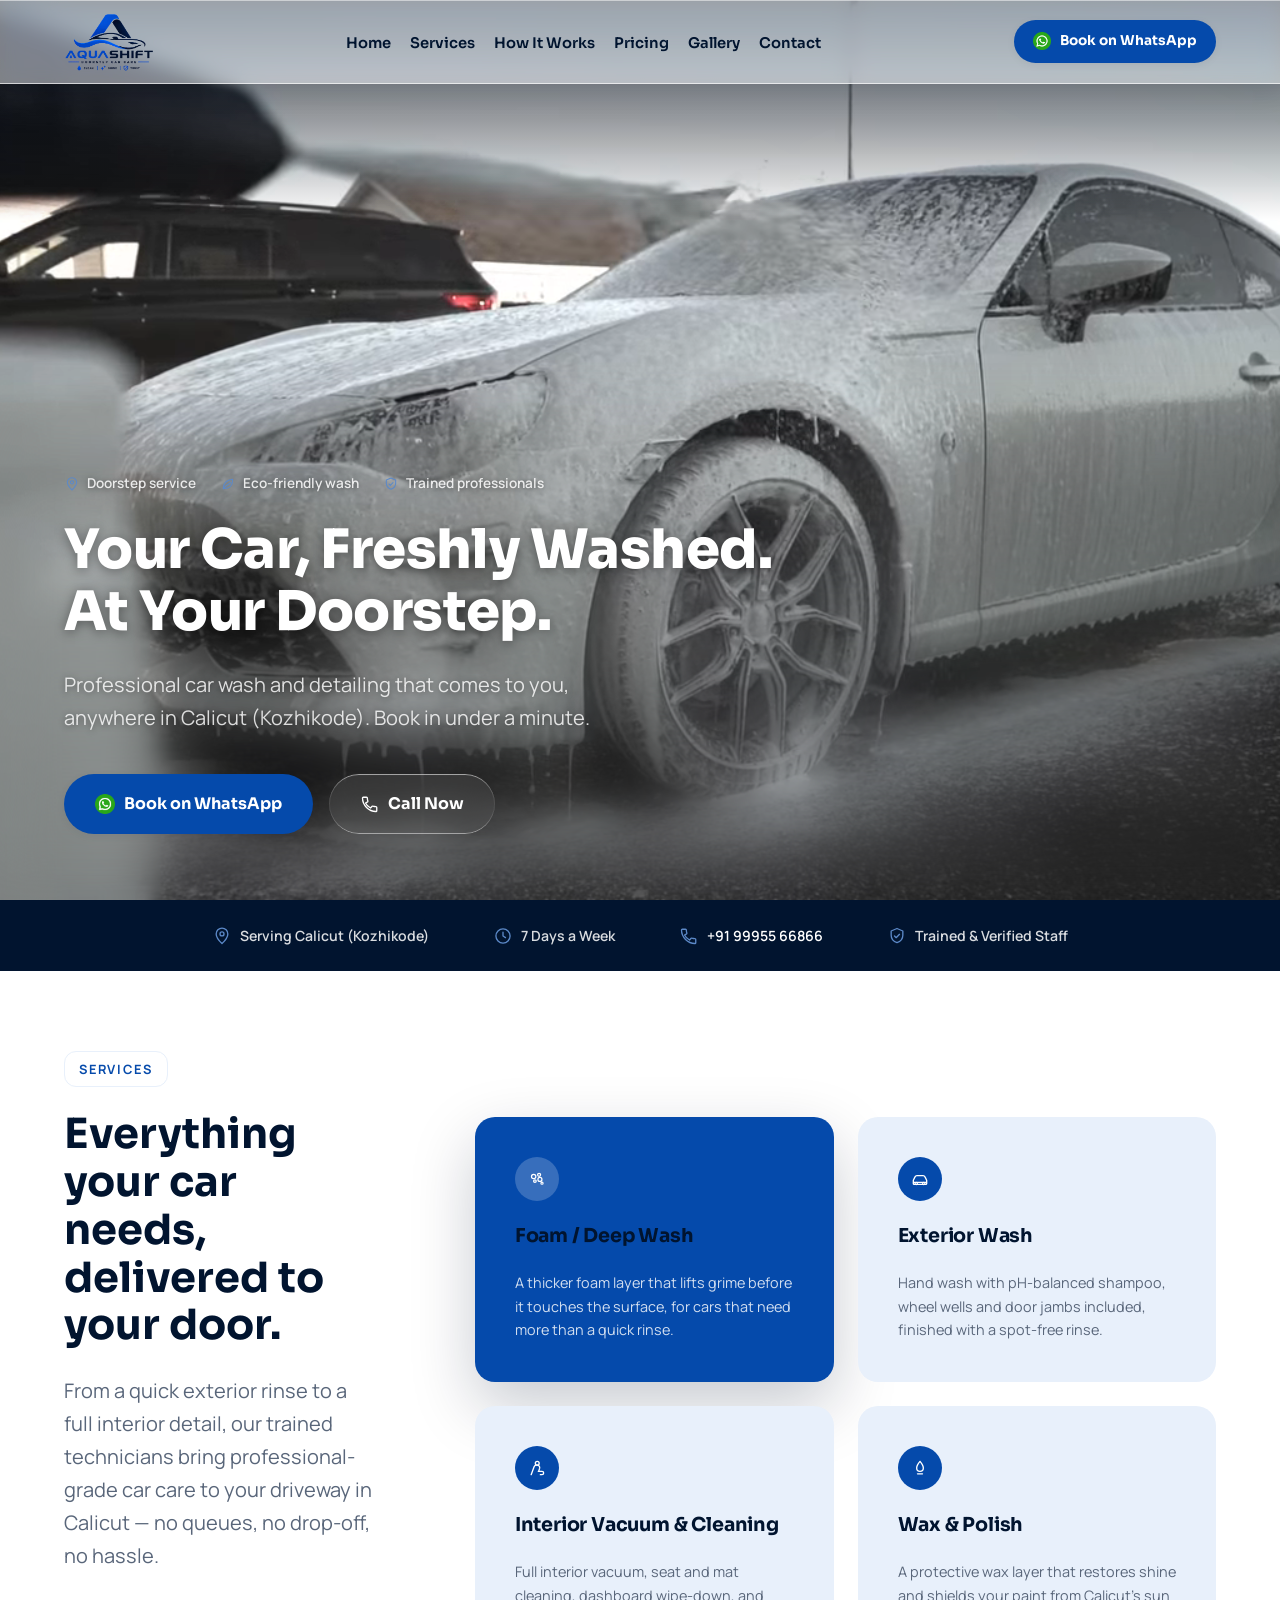
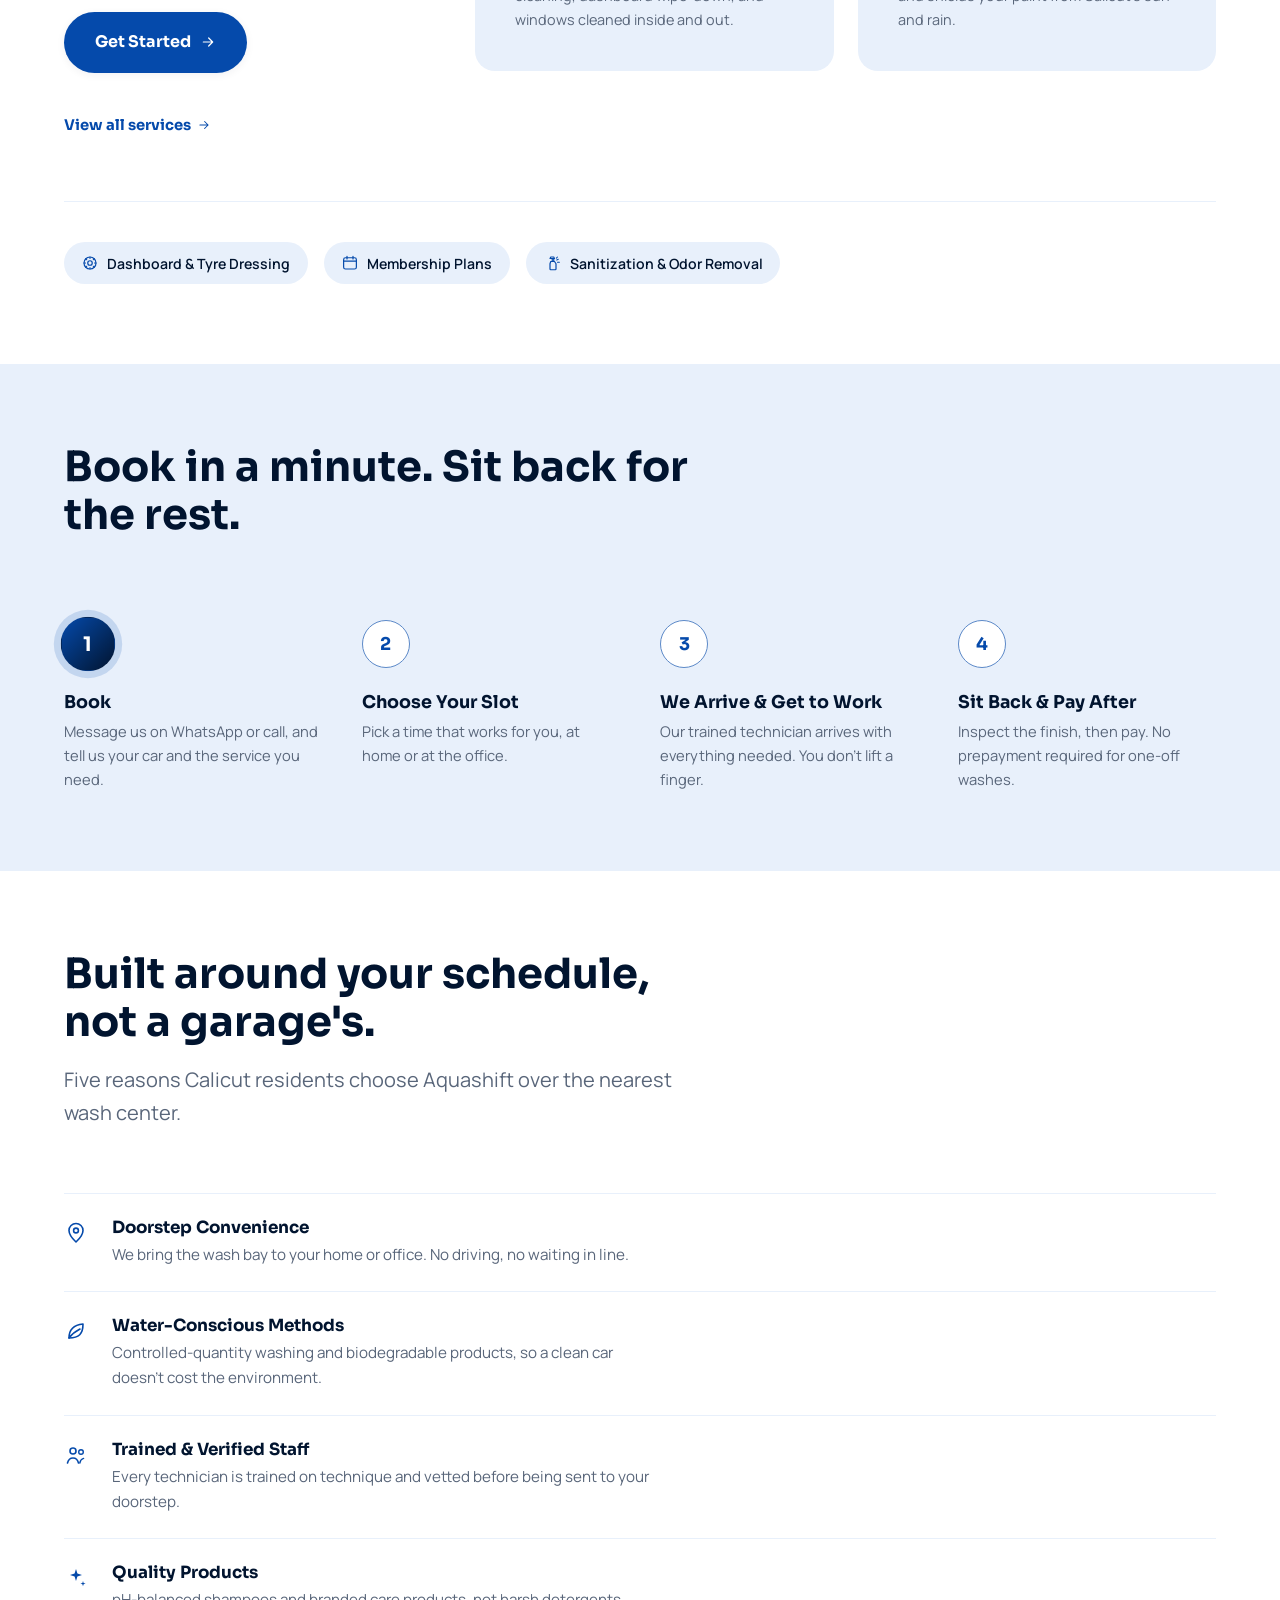
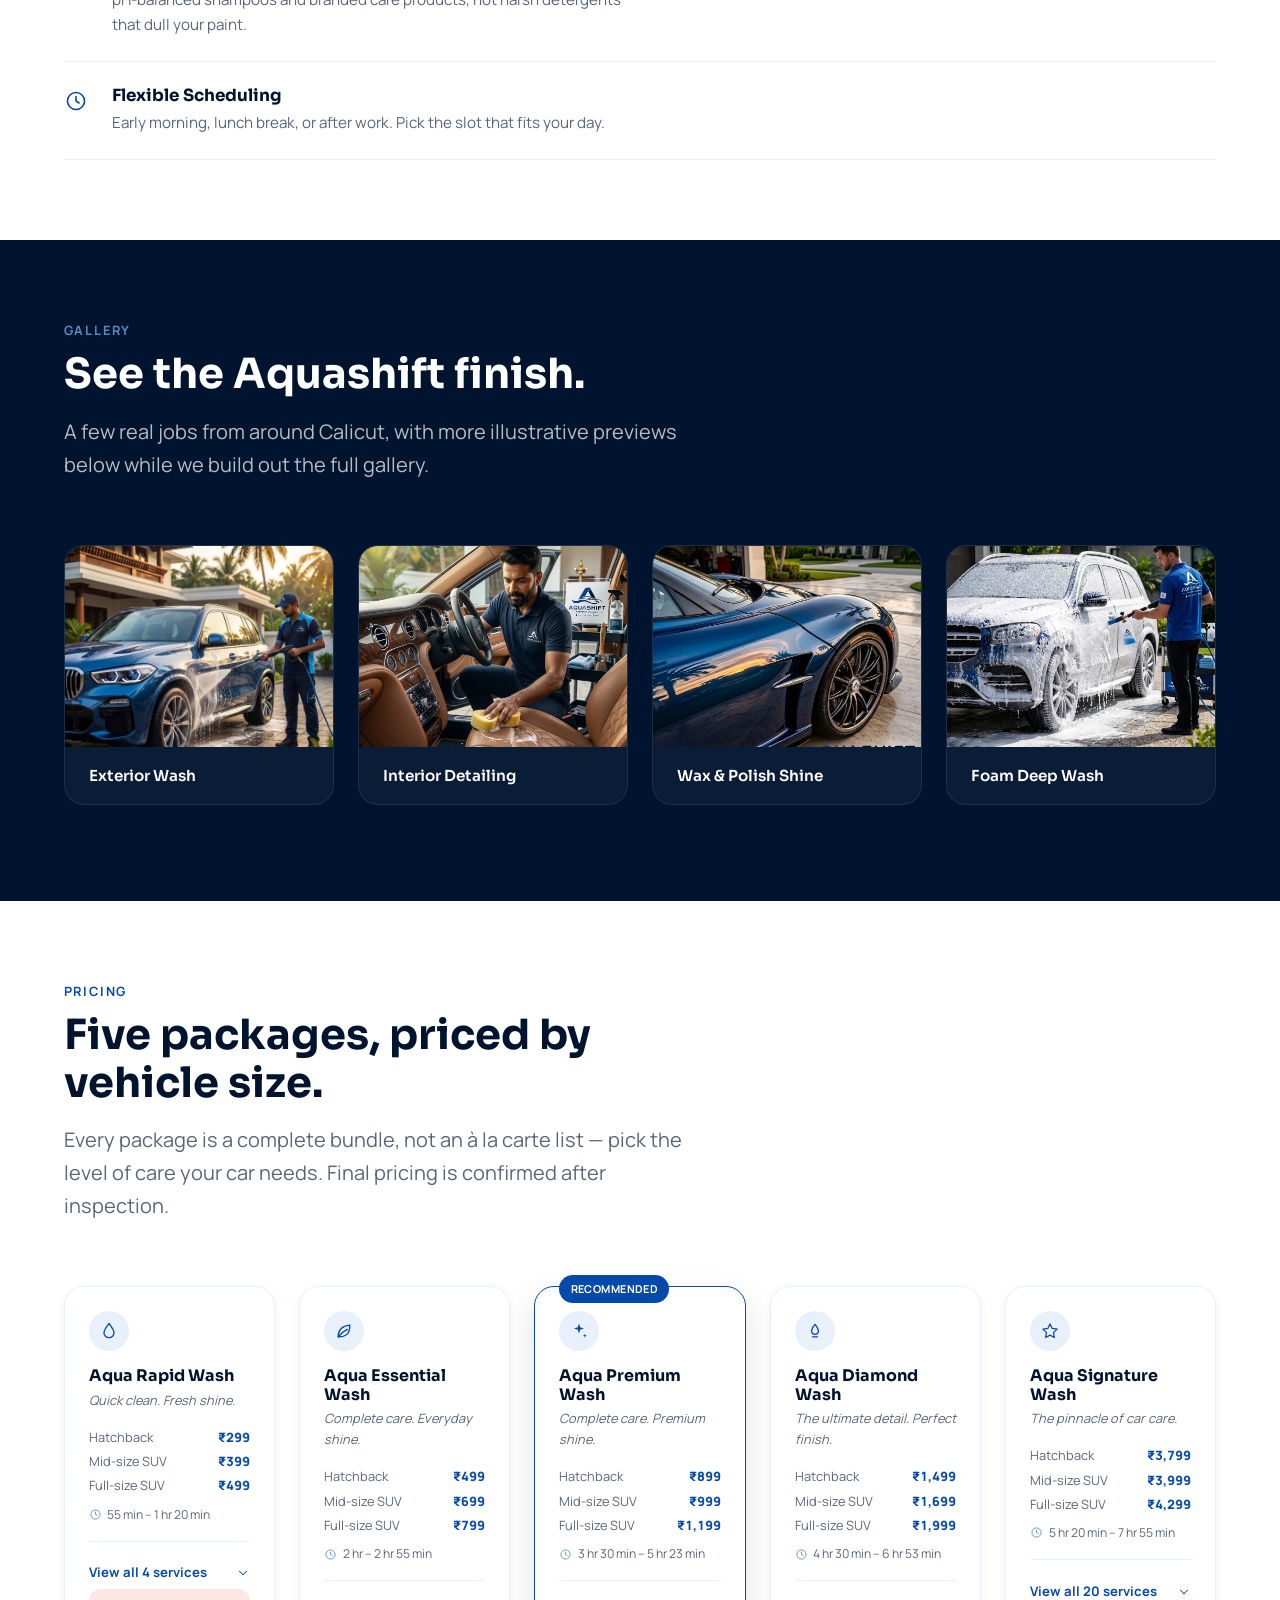
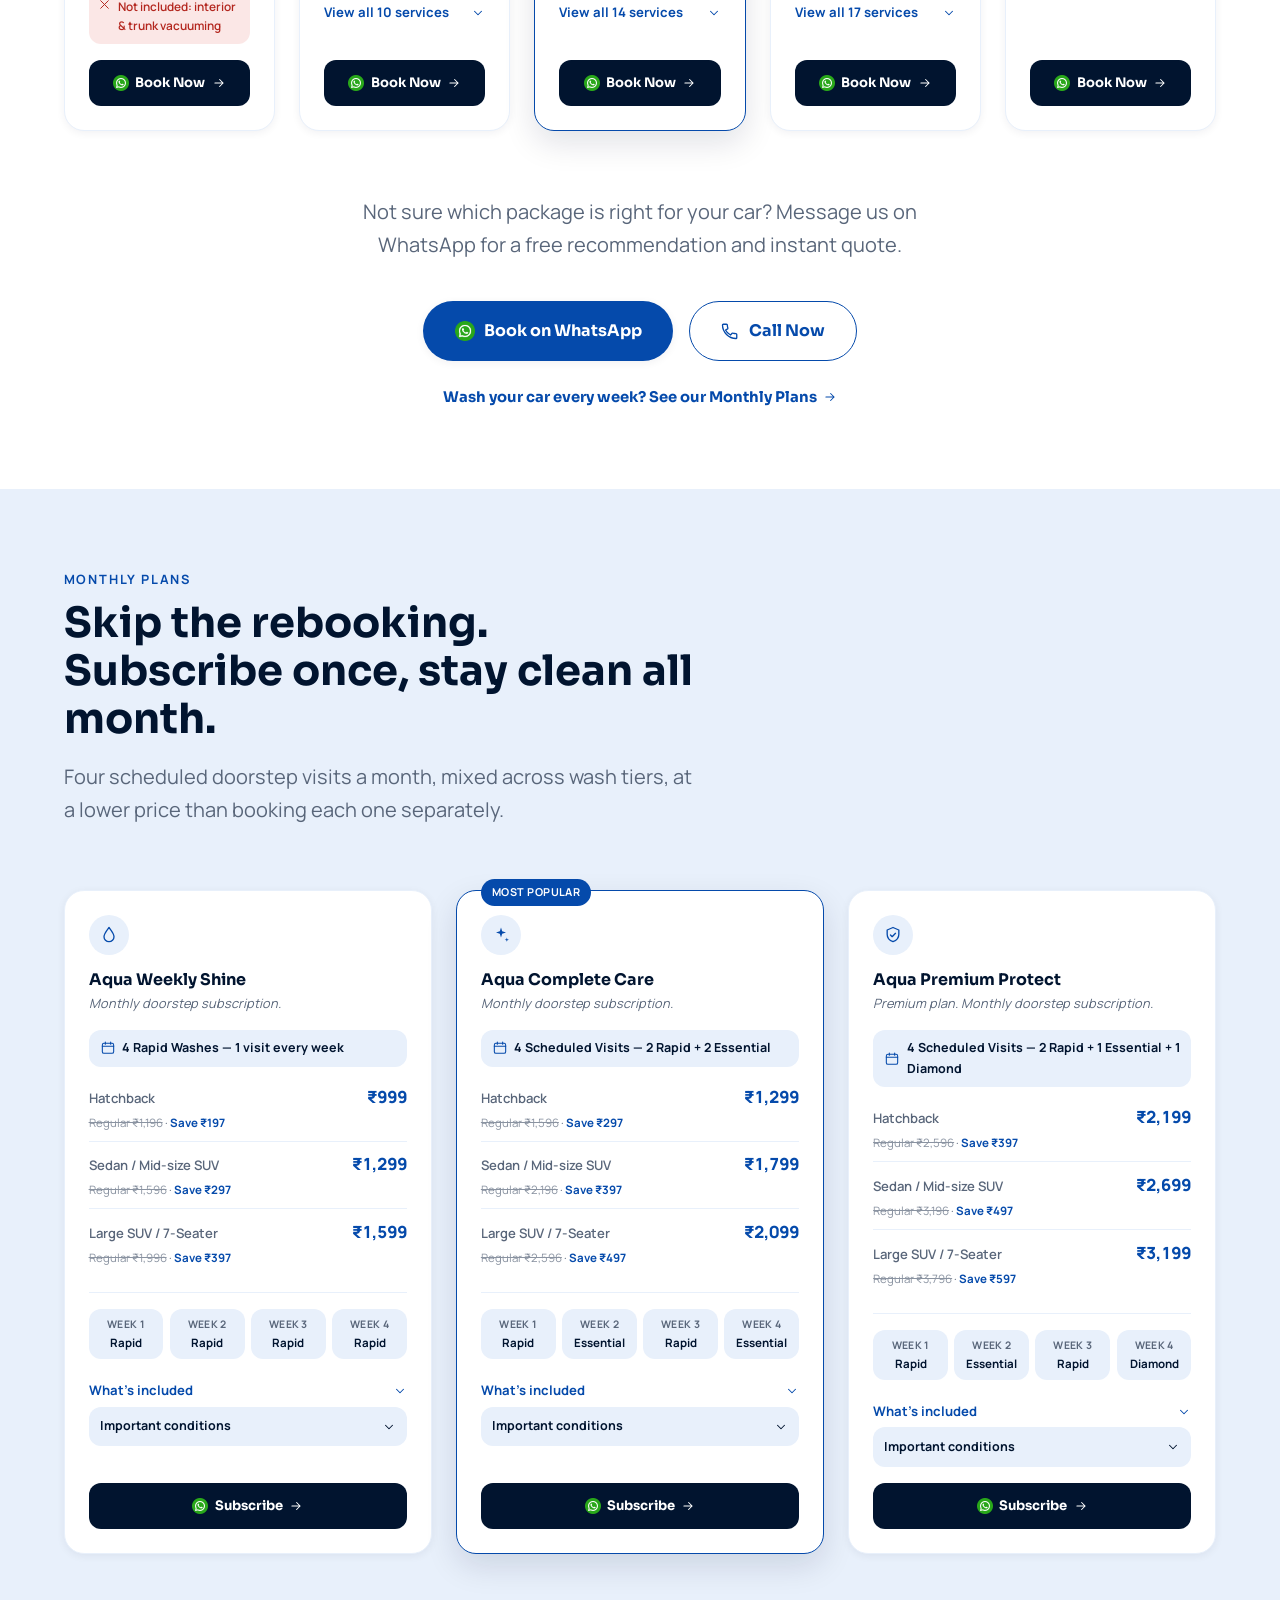
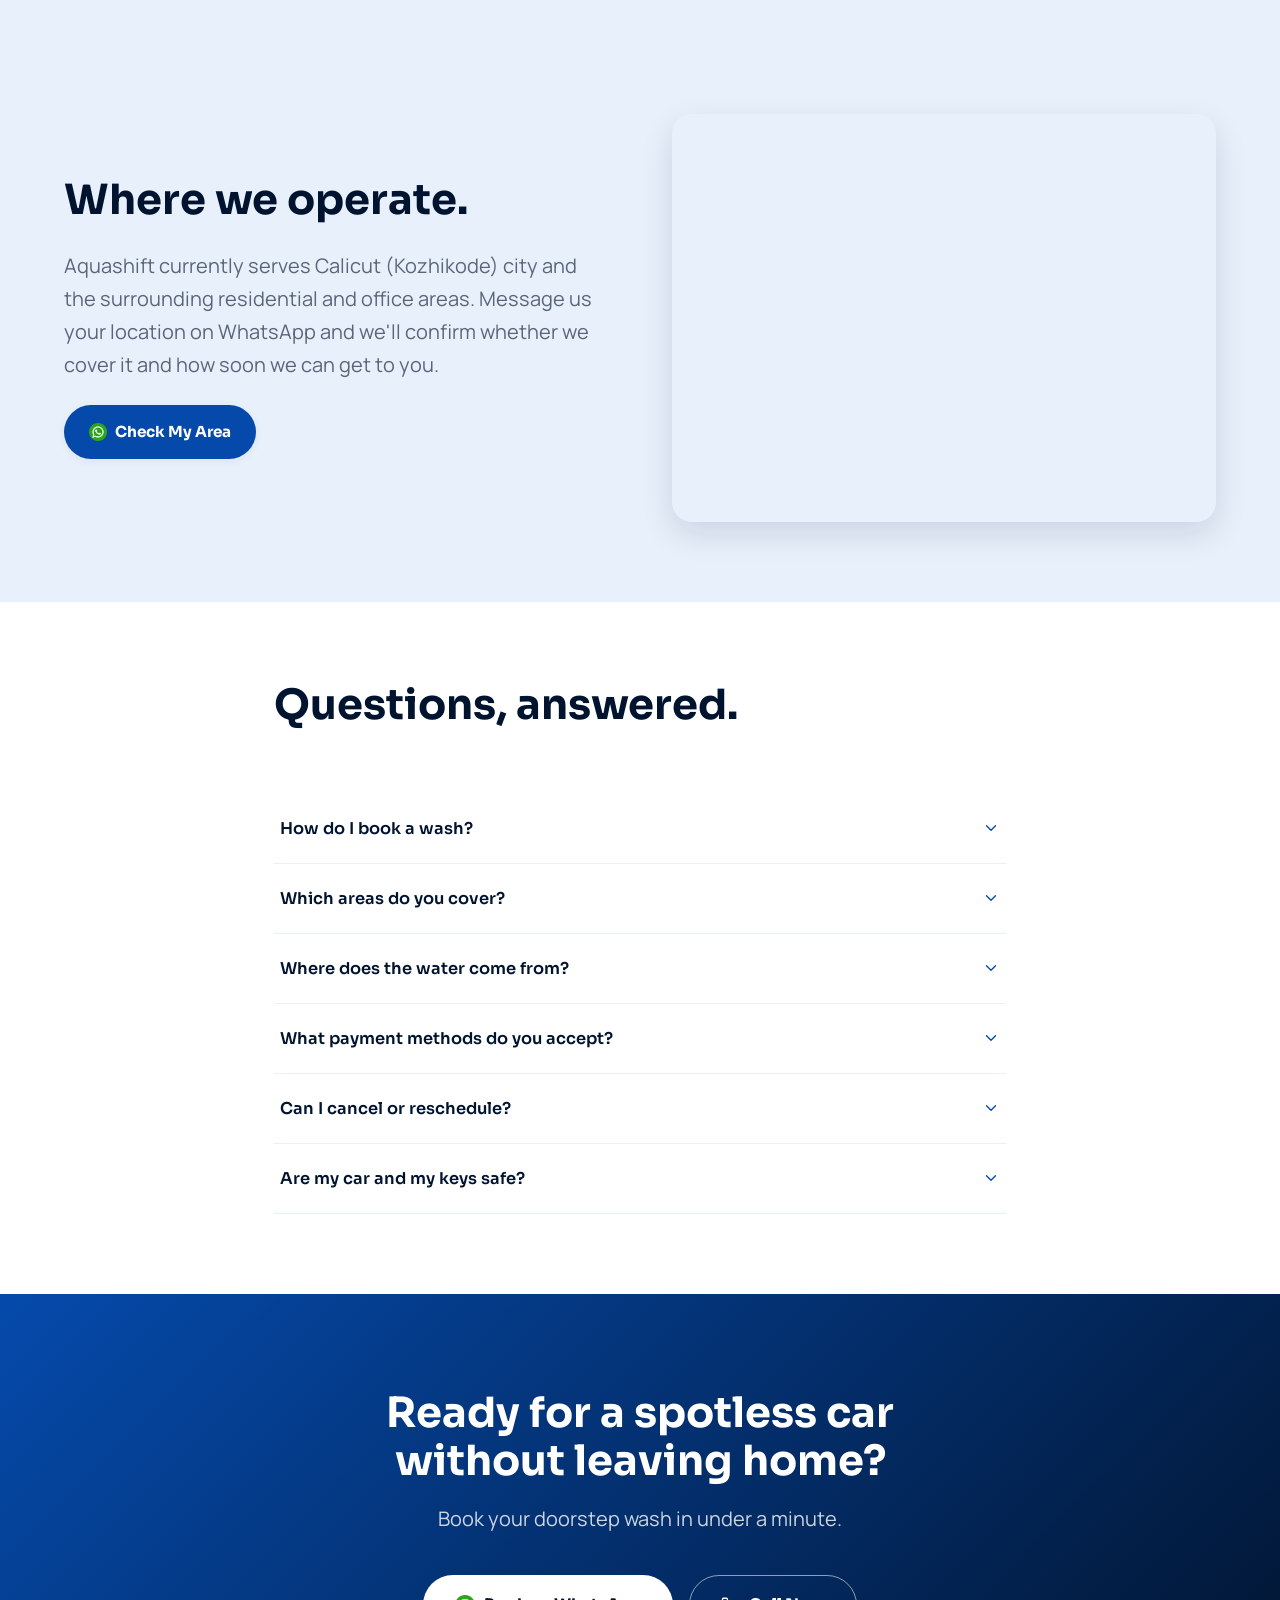
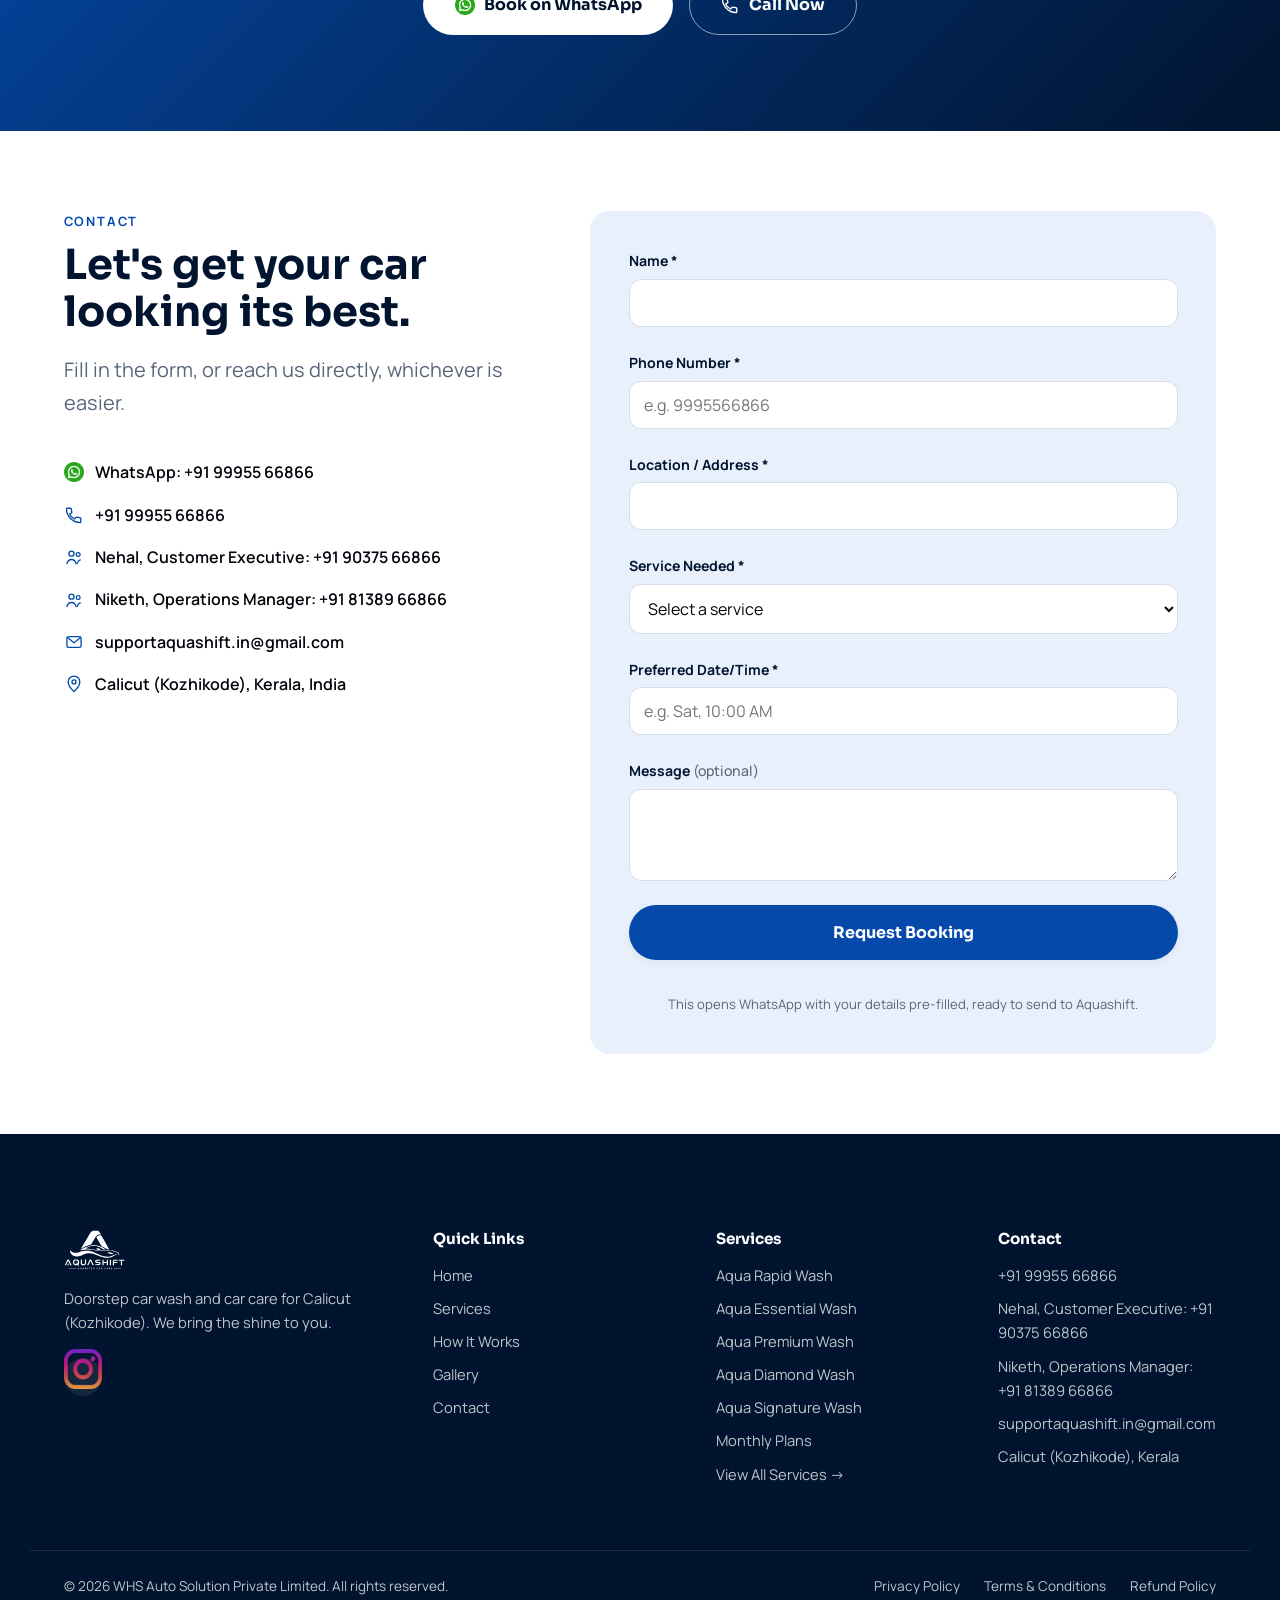
<file: index.html>
<!doctype html>
<html lang="en">
<head>
  <script>document.documentElement.classList.add('js');</script>
  <meta charset="UTF-8">
  <meta name="viewport" content="width=device-width, initial-scale=1, viewport-fit=cover">
  <title>AQUASHIFT | Doorstep Car Wash &amp; Car Care in Calicut, Kozhikode</title>
  <meta name="description" content="AQUASHIFT brings professional car wash and car care to your doorstep in Calicut (Kozhikode). Book exterior wash, foam wash, interior cleaning and more on WhatsApp.">
  <meta name="theme-color" content="#01142F">
  <meta name="google-site-verification" content="google21705705fe80cda3">
  <link rel="canonical" href="https://theaquashift.com/">

  <!-- Open Graph -->
  <meta property="og:type" content="website">
  <meta property="og:site_name" content="AQUASHIFT">
  <meta property="og:title" content="AQUASHIFT | Doorstep Car Wash &amp; Car Care in Calicut, Kozhikode">
  <meta property="og:description" content="Professional car wash and car care, delivered to your doorstep anywhere in Calicut (Kozhikode). Book in minutes on WhatsApp.">
  <meta property="og:url" content="https://theaquashift.com/">
  <meta property="og:image" content="https://theaquashift.com/assets/logo.svg?v=2">
  <meta property="og:locale" content="en_IN">

  <!-- Twitter -->
  <meta name="twitter:card" content="summary_large_image">
  <meta name="twitter:title" content="AQUASHIFT | Doorstep Car Wash &amp; Car Care in Calicut, Kozhikode">
  <meta name="twitter:description" content="Professional car wash and car care, delivered to your doorstep anywhere in Calicut (Kozhikode).">
  <meta name="twitter:image" content="https://theaquashift.com/assets/logo.svg?v=2">

  <!-- Favicon -->
  <link rel="icon" type="image/svg+xml" href="assets/favicon.svg?v=2">
  <link rel="icon" type="image/x-icon" href="assets/favicon.ico?v=2">
  <link rel="apple-touch-icon" href="assets/favicon.svg?v=2">

  <!-- Fonts -->
  <link rel="dns-prefetch" href="https://fonts.googleapis.com">
  <link rel="dns-prefetch" href="https://fonts.gstatic.com">
  <link rel="preconnect" href="https://fonts.googleapis.com">
  <link rel="preconnect" href="https://fonts.gstatic.com" crossorigin>
  <link href="https://fonts.googleapis.com/css2?family=Sora:wght@600;700&family=Manrope:wght@400;600&display=swap" rel="stylesheet">

  <link rel="stylesheet" href="css/styles.css?v=17">

  <meta name="robots" content="index, follow, max-image-preview:large, max-snippet:-1, max-video-preview:-1">
  <meta name="geo.region" content="IN-KL">
  <meta name="geo.placename" content="Kozhikode, Calicut, Kerala">
  <meta name="geo.position" content="11.2588;75.7804">
  <meta name="ICBM" content="11.2588, 75.7804">

  <!-- LocalBusiness & AutoWash structured data -->
  <script type="application/ld+json">
  {
    "@context": "https://schema.org",
    "@type": ["AutoWash", "LocalBusiness"],
    "@id": "https://theaquashift.com/#organization",
    "name": "AQUASHIFT",
    "legalName": "WHS Auto Solution Private Limited",
    "image": [
      "https://theaquashift.com/assets/aqua-nobgm-cropped.png",
      "https://theaquashift.com/assets/logo.svg"
    ],
    "logo": "https://theaquashift.com/assets/logo.svg",
    "url": "https://theaquashift.com/",
    "telephone": "+919995566866",
    "email": "supportaquashift.in@gmail.com",
    "priceRange": "₹299 - ₹4299",
    "currenciesAccepted": "INR",
    "paymentAccepted": "Cash, UPI",
    "hasMap": "https://maps.google.com/maps?q=Kozhikode%2C%20Kerala",
    "address": {
      "@type": "PostalAddress",
      "streetAddress": "Calicut",
      "addressLocality": "Kozhikode",
      "addressRegion": "Kerala",
      "postalCode": "673001",
      "addressCountry": "IN"
    },
    "geo": {
      "@type": "GeoCoordinates",
      "latitude": 11.2588,
      "longitude": 75.7804
    },
    "areaServed": [
      {
        "@type": "City",
        "name": "Kozhikode (Calicut)"
      },
      {
        "@type": "AdministrativeArea",
        "name": "Kerala"
      }
    ],
    "openingHoursSpecification": [
      {
        "@type": "OpeningHoursSpecification",
        "dayOfWeek": [
          "https://schema.org/Monday",
          "https://schema.org/Tuesday",
          "https://schema.org/Wednesday",
          "https://schema.org/Thursday",
          "https://schema.org/Friday",
          "https://schema.org/Saturday",
          "https://schema.org/Sunday"
        ],
        "opens": "07:00",
        "closes": "19:00"
      }
    ],
    "sameAs": ["https://instagram.com/aquashift_care"],
    "description": "Doorstep car wash and car care service in Calicut, Kozhikode. Exterior wash, interior cleaning, foam wash, wax and polish, and membership plans.",
    "hasOfferCatalog": {
      "@type": "OfferCatalog",
      "name": "Car Wash & Detailing Services",
      "itemListElement": [
        {
          "@type": "Offer",
          "itemOffered": {
            "@type": "Service",
            "name": "Aqua Rapid Wash",
            "description": "Quick clean and fresh shine including exterior foam/dry wash, hand towel dry, tyre dressing, and glass cleaning."
          },
          "price": "299.00",
          "priceCurrency": "INR"
        },
        {
          "@type": "Offer",
          "itemOffered": {
            "@type": "Service",
            "name": "Aqua Essential Wash",
            "description": "Complete care including interior/trunk vacuum, floor mat shampoo, underbody wash, exterior foam wash, and tyre polish."
          },
          "price": "499.00",
          "priceCurrency": "INR"
        },
        {
          "@type": "Offer",
          "itemOffered": {
            "@type": "Service",
            "name": "Aqua Premium Wash",
            "description": "Complete care & premium shine including door pad polish, interior steaming, air freshener, and paper mats."
          },
          "price": "899.00",
          "priceCurrency": "INR"
        },
        {
          "@type": "Offer",
          "itemOffered": {
            "@type": "Service",
            "name": "Aqua Diamond Wash",
            "description": "Ultimate detail including A/C vent steaming, upholstery cleaning, and ceramic hand waxing."
          },
          "price": "1499.00",
          "priceCurrency": "INR"
        },
        {
          "@type": "Offer",
          "itemOffered": {
            "@type": "Service",
            "name": "Aqua Signature Wash",
            "description": "Pinnacle of car care including engine steam cleaning, roof cleaning, and premium ceramic wax coat."
          },
          "price": "3799.00",
          "priceCurrency": "INR"
        }
      ]
    }
  }
  </script>

  <!-- FAQPage structured data -->
  <script type="application/ld+json">
  {
    "@context": "https://schema.org",
    "@type": "FAQPage",
    "@id": "https://theaquashift.com/#faq",
    "mainEntity": [
      {
        "@type": "Question",
        "name": "How do I book a doorstep car wash in Calicut?",
        "acceptedAnswer": {
          "@type": "Answer",
          "text": "Message us on WhatsApp or call +91 99955 66866 with your car model, location, and convenient time. We will confirm your slot within minutes."
        }
      },
      {
        "@type": "Question",
        "name": "Which areas in Calicut (Kozhikode) do you cover?",
        "acceptedAnswer": {
          "@type": "Answer",
          "text": "We currently serve Calicut city and surrounding residential and office areas. Message us with your location to confirm doorstep coverage."
        }
      },
      {
        "@type": "Question",
        "name": "Where does the water come from for the car wash?",
        "acceptedAnswer": {
          "@type": "Answer",
          "text": "Our technicians bring their own water and specialized equipment, so there is no burden on your household supply."
        }
      },
      {
        "@type": "Question",
        "name": "What payment methods do you accept?",
        "acceptedAnswer": {
          "@type": "Answer",
          "text": "Cash and UPI payments are accepted after the doorstep car care service is completed."
        }
      },
      {
        "@type": "Question",
        "name": "Can I cancel or reschedule my booking?",
        "acceptedAnswer": {
          "@type": "Answer",
          "text": "Yes, message us on WhatsApp as early as possible and we will reschedule your slot. See our Refund & Cancellation Policy for details."
        }
      },
      {
        "@type": "Question",
        "name": "Are my car and keys safe during doorstep service?",
        "acceptedAnswer": {
          "@type": "Answer",
          "text": "Our staff are thoroughly trained and verified before assignment, and washes are performed at your doorstep in your presence whenever possible."
        }
      }
    ]
  }
  </script>
</head>
<body>
  <a class="skip-link" href="#main">Skip to content</a>

  <!-- ============ HEADER ============ -->
  <header class="header" id="header">
    <div class="container header__row">
      <a href="#home" class="header__logo" aria-label="AQUASHIFT home">
        <picture>
          <source srcset="assets/aqua-nobgm-cropped.webp" type="image/webp">
          <img src="assets/aqua-nobgm-cropped.png" alt="AQUASHIFT — Doorstep Car Care" width="83" height="54" decoding="async">
        </picture>
      </a>

      <nav class="nav" id="nav" aria-label="Primary">
        <ul class="nav__list">
          <li><a href="#home">Home</a></li>
          <li><a href="services.html">Services</a></li>
          <li><a href="#how-it-works">How It Works</a></li>
          <li><a href="#pricing">Pricing</a></li>
          <li><a href="#gallery">Gallery</a></li>
          <li><a href="#contact">Contact</a></li>
        </ul>
      </nav>

      <div class="header__actions">
        <a class="btn btn--primary btn--sm" href="https://wa.me/919995566866?text=Hi%20Aquashift%2C%20I%27d%20like%20to%20book%20a%20doorstep%20car%20wash" target="_blank" rel="noopener">
          <img class="icon" src="assets/whatsapp-icon.png" width="18" height="18" alt="">
          Book on WhatsApp
        </a>
        <button class="nav__toggle" id="navToggle" aria-expanded="false" aria-controls="navDrawer" aria-label="Open menu">
          <svg class="icon" width="26" height="26"><use href="#icon-menu"></use></svg>
        </button>
      </div>
    </div>

    <!-- Mobile drawer -->
    <div class="nav-drawer" id="navDrawer" aria-hidden="true">
      <div class="nav-drawer__head">
        <img src="assets/logo-white.svg?v=2" alt="AQUASHIFT" width="66" height="43">
        <button class="nav-drawer__close" id="navClose" aria-label="Close menu">
          <svg class="icon" width="24" height="24"><use href="#icon-close"></use></svg>
        </button>
      </div>
      <ul class="nav-drawer__list">
        <li><a href="#home">Home</a></li>
        <li><a href="services.html">Services</a></li>
        <li><a href="#how-it-works">How It Works</a></li>
        <li><a href="#pricing">Pricing</a></li>
        <li><a href="#gallery">Gallery</a></li>
        <li><a href="#contact">Contact</a></li>
      </ul>
      <div class="nav-drawer__cta">
        <a class="btn btn--primary btn--block" href="https://wa.me/919995566866?text=Hi%20Aquashift%2C%20I%27d%20like%20to%20book%20a%20doorstep%20car%20wash" target="_blank" rel="noopener">
          <img class="icon" src="assets/whatsapp-icon.png" width="18" height="18" alt="">
          Book on WhatsApp
        </a>
        <a class="btn btn--ghost btn--block" href="tel:+919995566866">
          <svg class="icon" width="18" height="18"><use href="#icon-phone"></use></svg>
          Call Now
        </a>
      </div>
    </div>
    <div class="nav-drawer__backdrop" id="navBackdrop"></div>
  </header>

  <main id="main">

    <!-- ============ CINEMATIC VIDEO HERO ============ -->
    <section class="hero-cinematic" id="home">
      <video class="hero-cinematic__video" autoplay muted loop playsinline preload="metadata" poster="assets/images/services-hero.webp" aria-hidden="true">
        <source src="assets/video/hero.webm" type="video/webm">
        <source src="assets/video/hero.mp4" type="video/mp4">
      </video>
      <div class="hero-cinematic__blur" aria-hidden="true"></div>
      <div class="hero-cinematic__topscrim" aria-hidden="true"></div>

      <div class="container hero-cinematic__content">
        <div class="hero-cinematic__inner">
          <ul class="hero-cinematic__meta animate-blur-fade-up" style="animation-delay:300ms">
            <li><svg class="icon" width="16" height="16"><use href="#icon-pin"></use></svg>Doorstep service</li>
            <li><svg class="icon" width="16" height="16"><use href="#icon-leaf"></use></svg>Eco-friendly wash</li>
            <li><svg class="icon" width="16" height="16"><use href="#icon-shield"></use></svg>Trained professionals</li>
          </ul>

          <h1 class="hero-cinematic__title animate-blur-fade-up" style="animation-delay:400ms">Your Car, Freshly Washed.<br>At Your Doorstep.</h1>

          <p class="hero-cinematic__desc animate-blur-fade-up" style="animation-delay:500ms">Professional car wash and detailing that comes to you, anywhere in Calicut (Kozhikode). Book in under a minute.</p>

          <div class="hero-cinematic__ctas">
            <a class="btn btn--primary btn--lg animate-blur-fade-up" style="animation-delay:600ms" href="https://wa.me/919995566866?text=Hi%20Aquashift%2C%20I%27d%20like%20to%20book%20a%20doorstep%20car%20wash" target="_blank" rel="noopener">
              <img class="icon" src="assets/whatsapp-icon.png" width="20" height="20" alt="">
              Book on WhatsApp
            </a>
            <a class="btn liquid-glass btn--lg animate-blur-fade-up" style="animation-delay:700ms" href="tel:+919995566866">
              <svg class="icon" width="20" height="20"><use href="#icon-phone"></use></svg>
              Call Now
            </a>
          </div>
        </div>
      </div>
    </section>

    <!-- ============ TRUST BAR ============ -->
    <section class="trust-bar reveal" aria-label="Quick facts">
      <div class="container trust-bar__row">
        <div class="trust-bar__item">
          <svg class="icon" width="20" height="20"><use href="#icon-pin"></use></svg>
          <span>Serving Calicut (Kozhikode)</span>
        </div>
        <div class="trust-bar__item">
          <svg class="icon" width="20" height="20"><use href="#icon-clock"></use></svg>
          <span>7 Days a Week</span>
        </div>
        <div class="trust-bar__item">
          <svg class="icon" width="20" height="20"><use href="#icon-phone"></use></svg>
          <a href="tel:+919995566866">+91 99955 66866</a>
        </div>
        <div class="trust-bar__item">
          <svg class="icon" width="20" height="20"><use href="#icon-shield"></use></svg>
          <span>Trained &amp; Verified Staff</span>
        </div>
      </div>
    </section>

    <!-- ============ SERVICES ============ -->
    <section class="section" id="services">
      <div class="container services-layout">
        <div class="services-intro reveal">
          <p class="eyebrow eyebrow--boxed">Services</p>
          <h2 class="section__title">Everything your car needs, delivered to your door.</h2>
          <p class="services-intro__desc">From a quick exterior rinse to a full interior detail, our trained technicians bring professional-grade car care to your driveway in Calicut — no queues, no drop-off, no hassle.</p>
          <div class="services-intro__ctas">
            <a class="btn btn--primary btn--lg" href="https://wa.me/919995566866?text=Hi%20Aquashift%2C%20I%27d%20like%20to%20book%20a%20doorstep%20car%20wash" target="_blank" rel="noopener">
              Get Started <svg class="icon" width="16" height="16"><use href="#icon-arrow"></use></svg>
            </a>
            <a class="services-intro__all" href="services.html">
              View all services <svg class="icon" width="14" height="14"><use href="#icon-arrow"></use></svg>
            </a>
          </div>
        </div>

        <div class="services-feature-grid">
          <article class="feature-card feature-card--active reveal">
            <div class="feature-card__icon"><svg class="icon" width="20" height="20"><use href="#icon-foam"></use></svg></div>
            <h3>Foam / Deep Wash</h3>
            <p>A thicker foam layer that lifts grime before it touches the surface, for cars that need more than a quick rinse.</p>
          </article>

          <article class="feature-card reveal">
            <div class="feature-card__icon"><svg class="icon" width="20" height="20"><use href="#icon-car"></use></svg></div>
            <h3>Exterior Wash</h3>
            <p>Hand wash with pH-balanced shampoo, wheel wells and door jambs included, finished with a spot-free rinse.</p>
          </article>

          <article class="feature-card reveal">
            <div class="feature-card__icon"><svg class="icon" width="20" height="20"><use href="#icon-vacuum"></use></svg></div>
            <h3>Interior Vacuum &amp; Cleaning</h3>
            <p>Full interior vacuum, seat and mat cleaning, dashboard wipe-down, and windows cleaned inside and out.</p>
          </article>

          <article class="feature-card reveal">
            <div class="feature-card__icon"><svg class="icon" width="20" height="20"><use href="#icon-wax"></use></svg></div>
            <h3>Wax &amp; Polish</h3>
            <p>A protective wax layer that restores shine and shields your paint from Calicut's sun and rain.</p>
          </article>
        </div>
      </div>

      <div class="container">
        <ul class="services-more reveal">
          <li>
            <svg class="icon" width="18" height="18"><use href="#icon-tyre"></use></svg>
            Dashboard &amp; Tyre Dressing
          </li>
          <li>
            <svg class="icon" width="18" height="18"><use href="#icon-calendar"></use></svg>
            Membership Plans
          </li>
          <li>
            <svg class="icon" width="18" height="18"><use href="#icon-spray"></use></svg>
            Sanitization &amp; Odor Removal
          </li>
        </ul>
      </div>
    </section>

    <!-- ============ HOW IT WORKS ============ -->
    <section class="section section--tint" id="how-it-works">
      <div class="container">
        <div class="section__head reveal">
          <h2 class="section__title">Book in a minute. Sit back for the rest.</h2>
        </div>

        <ol class="steps">
          <li class="steps__item reveal" data-step-item="1">
            <button type="button" class="steps__num" data-step="1" aria-label="Step 1: Book">1</button>
            <h3>Book</h3>
            <p>Message us on WhatsApp or call, and tell us your car and the service you need.</p>
          </li>
          <li class="steps__item reveal" data-step-item="2">
            <button type="button" class="steps__num" data-step="2" aria-label="Step 2: Choose Your Slot">2</button>
            <h3>Choose Your Slot</h3>
            <p>Pick a time that works for you, at home or at the office.</p>
          </li>
          <li class="steps__item reveal" data-step-item="3">
            <button type="button" class="steps__num" data-step="3" aria-label="Step 3: We Arrive &amp; Get to Work">3</button>
            <h3>We Arrive &amp; Get to Work</h3>
            <p>Our trained technician arrives with everything needed. You don't lift a finger.</p>
          </li>
          <li class="steps__item reveal" data-step-item="4">
            <button type="button" class="steps__num" data-step="4" aria-label="Step 4: Sit Back &amp; Pay After">4</button>
            <h3>Sit Back &amp; Pay After</h3>
            <p>Inspect the finish, then pay. No prepayment required for one-off washes.</p>
          </li>
        </ol>
      </div>
    </section>

    <!-- ============ WHY AQUASHIFT / USPs ============ -->
    <section class="section" id="why-us">
      <div class="container usp">
        <div class="usp__head reveal">
          <h2 class="section__title">Built around your schedule, not a garage's.</h2>
          <p class="usp__lead">Five reasons Calicut residents choose Aquashift over the nearest wash center.</p>
        </div>

        <ul class="usp__list">
          <li class="usp__row reveal">
            <svg class="icon" width="24" height="24"><use href="#icon-pin"></use></svg>
            <div><h3>Doorstep Convenience</h3><p>We bring the wash bay to your home or office. No driving, no waiting in line.</p></div>
          </li>
          <li class="usp__row reveal">
            <svg class="icon" width="24" height="24"><use href="#icon-leaf"></use></svg>
            <div><h3>Water-Conscious Methods</h3><p>Controlled-quantity washing and biodegradable products, so a clean car doesn't cost the environment.</p></div>
          </li>
          <li class="usp__row reveal">
            <svg class="icon" width="24" height="24"><use href="#icon-users"></use></svg>
            <div><h3>Trained &amp; Verified Staff</h3><p>Every technician is trained on technique and vetted before being sent to your doorstep.</p></div>
          </li>
          <li class="usp__row reveal">
            <svg class="icon" width="24" height="24"><use href="#icon-shine"></use></svg>
            <div><h3>Quality Products</h3><p>pH-balanced shampoos and branded care products, not harsh detergents that dull your paint.</p></div>
          </li>
          <li class="usp__row reveal">
            <svg class="icon" width="24" height="24"><use href="#icon-clock"></use></svg>
            <div><h3>Flexible Scheduling</h3><p>Early morning, lunch break, or after work. Pick the slot that fits your day.</p></div>
          </li>
        </ul>
      </div>
    </section>

    <!-- ============ GALLERY ============ -->
    <section class="section section--dark" id="gallery">
      <div class="container">
        <div class="section__head reveal">
          <p class="eyebrow eyebrow--light">Gallery</p>
          <h2 class="section__title section__title--light">See the Aquashift finish.</h2>
          <p class="section__sub section__sub--light">A few real jobs from around Calicut, with more illustrative previews below while we build out the full gallery.</p>
        </div>

        <div class="gallery-track reveal">
          <figure class="gallery-card">
            <picture>
              <source srcset="assets/images/gallery-exterior-wash.webp" type="image/webp">
              <img
                class="gallery-card__photo"
                src="assets/images/gallery-exterior-wash.jpg"
                alt="Aquashift technician doorstep-washing a blue SUV in its owner's driveway in Calicut"
                width="1200" height="900" loading="lazy" decoding="async">
            </picture>
            <figcaption>Exterior Wash</figcaption>
          </figure>
          <figure class="gallery-card">
            <picture>
              <source srcset="assets/images/gallery-interior-detailing.webp" type="image/webp">
              <img
                class="gallery-card__photo"
                src="assets/images/gallery-interior-detailing.jpg"
                alt="Aquashift technician cleaning the interior of a luxury car during a doorstep detailing service"
                width="1024" height="1024" loading="lazy" decoding="async">
            </picture>
            <figcaption>Interior Detailing</figcaption>
          </figure>
          <figure class="gallery-card">
            <picture>
              <source srcset="assets/images/gallery-wax-polish.webp" type="image/webp">
              <img
                class="gallery-card__photo"
                src="assets/images/gallery-wax-polish.jpg"
                alt="Glossy reflective finish on a car's bodywork after an Aquashift wax and polish service"
                width="1024" height="1024" loading="lazy" decoding="async">
            </picture>
            <figcaption>Wax &amp; Polish Shine</figcaption>
          </figure>
          <figure class="gallery-card">
            <picture>
              <source srcset="assets/images/gallery-foam-wash.webp" type="image/webp">
              <img
                class="gallery-card__photo"
                src="assets/images/gallery-foam-wash.jpg"
                alt="Thick foam covering a car's bonnet and hood during an Aquashift doorstep deep wash"
                width="1024" height="1024" loading="lazy" decoding="async">
            </picture>
            <figcaption>Foam Deep Wash</figcaption>
          </figure>
        </div>
      </div>
    </section>

    <!-- ============ PRICING ============ -->
    <section class="section" id="pricing">
      <div class="container">
        <div class="section__head reveal">
          <p class="eyebrow">Pricing</p>
          <h2 class="section__title">Five packages, priced by vehicle size.</h2>
          <p class="section__sub">Every package is a complete bundle, not an à la carte list — pick the level of care your car needs. Final pricing is confirmed after inspection.</p>
        </div>

        <div class="pricing-section reveal">
          <div class="pricing-cards pricing-cards--packages">

            <article class="pricing-card">
              <div class="pricing-card__icon"><svg class="icon" width="20" height="20"><use href="#icon-droplet"></use></svg></div>
              <h3 class="pricing-card__name">Aqua Rapid Wash</h3>
              <p class="pricing-card__tagline">Quick clean. Fresh shine.</p>
              <ul class="pricing-card__prices">
                <li><span>Hatchback</span><span>&#8377;299</span></li>
                <li><span>Mid-size SUV</span><span>&#8377;399</span></li>
                <li><span>Full-size SUV</span><span>&#8377;499</span></li>
              </ul>
              <p class="pricing-card__time"><svg class="icon" width="13" height="13"><use href="#icon-clock"></use></svg>55 min &ndash; 1 hr 20 min</p>
              <span class="pricing-card__divider"></span>
              <details class="pricing-card__details">
                <summary>View all 4 services <svg class="icon" width="14" height="14"><use href="#icon-chevron"></use></svg></summary>
                <ul class="pricing-card__features">
                  <li><svg class="icon" width="14" height="14"><use href="#icon-check"></use></svg>Exterior foam wash / dry wash</li>
                  <li><svg class="icon" width="14" height="14"><use href="#icon-check"></use></svg>Exterior towel hand dry</li>
                  <li><svg class="icon" width="14" height="14"><use href="#icon-check"></use></svg>Tyre dressing</li>
                  <li><svg class="icon" width="14" height="14"><use href="#icon-check"></use></svg>Glass cleaning</li>
                </ul>
              </details>
              <p class="pricing-card__exclusion">
                <svg class="icon" width="13" height="13"><use href="#icon-close"></use></svg>
                Not included: interior &amp; trunk vacuuming
              </p>
              <a class="pricing-card__cta" href="https://wa.me/919995566866?text=Hi%20Aquashift%2C%20I%27d%20like%20to%20book%20the%20Aqua%20Rapid%20Wash%20package" target="_blank" rel="noopener">
                <img class="icon" src="assets/whatsapp-icon.png" width="16" height="16" alt="">Book Now<svg class="icon" width="14" height="14"><use href="#icon-arrow"></use></svg>
              </a>
            </article>

            <article class="pricing-card">
              <div class="pricing-card__icon"><svg class="icon" width="20" height="20"><use href="#icon-leaf"></use></svg></div>
              <h3 class="pricing-card__name">Aqua Essential Wash</h3>
              <p class="pricing-card__tagline">Complete care. Everyday shine.</p>
              <ul class="pricing-card__prices">
                <li><span>Hatchback</span><span>&#8377;499</span></li>
                <li><span>Mid-size SUV</span><span>&#8377;699</span></li>
                <li><span>Full-size SUV</span><span>&#8377;799</span></li>
              </ul>
              <p class="pricing-card__time"><svg class="icon" width="13" height="13"><use href="#icon-clock"></use></svg>2 hr &ndash; 2 hr 55 min</p>
              <span class="pricing-card__divider"></span>
              <details class="pricing-card__details">
                <summary>View all 10 services <svg class="icon" width="14" height="14"><use href="#icon-chevron"></use></svg></summary>
                <ul class="pricing-card__features">
                  <li><svg class="icon" width="14" height="14"><use href="#icon-check"></use></svg>Interior vacuum</li>
                  <li><svg class="icon" width="14" height="14"><use href="#icon-check"></use></svg>Trunk vacuum</li>
                  <li><svg class="icon" width="14" height="14"><use href="#icon-check"></use></svg>Floor mat shampoo cleaning</li>
                  <li><svg class="icon" width="14" height="14"><use href="#icon-check"></use></svg>Underbody wash</li>
                  <li><svg class="icon" width="14" height="14"><use href="#icon-check"></use></svg>Tyre cleaning</li>
                  <li><svg class="icon" width="14" height="14"><use href="#icon-check"></use></svg>Exterior foam wash / dry wash</li>
                  <li><svg class="icon" width="14" height="14"><use href="#icon-check"></use></svg>Towel drying</li>
                  <li><svg class="icon" width="14" height="14"><use href="#icon-check"></use></svg>Interior towel cleaning</li>
                  <li><svg class="icon" width="14" height="14"><use href="#icon-check"></use></svg>Glass cleaning</li>
                  <li><svg class="icon" width="14" height="14"><use href="#icon-check"></use></svg>Tyre polish</li>
                </ul>
              </details>
              <a class="pricing-card__cta" href="https://wa.me/919995566866?text=Hi%20Aquashift%2C%20I%27d%20like%20to%20book%20the%20Aqua%20Essential%20Wash%20package" target="_blank" rel="noopener">
                <img class="icon" src="assets/whatsapp-icon.png" width="16" height="16" alt="">Book Now<svg class="icon" width="14" height="14"><use href="#icon-arrow"></use></svg>
              </a>
            </article>

            <article class="pricing-card pricing-card--highlight">
              <span class="pricing-card__badge">Recommended</span>
              <div class="pricing-card__icon"><svg class="icon" width="20" height="20"><use href="#icon-shine"></use></svg></div>
              <h3 class="pricing-card__name">Aqua Premium Wash</h3>
              <p class="pricing-card__tagline">Complete care. Premium shine.</p>
              <ul class="pricing-card__prices">
                <li><span>Hatchback</span><span>&#8377;899</span></li>
                <li><span>Mid-size SUV</span><span>&#8377;999</span></li>
                <li><span>Full-size SUV</span><span>&#8377;1,199</span></li>
              </ul>
              <p class="pricing-card__time"><svg class="icon" width="13" height="13"><use href="#icon-clock"></use></svg>3 hr 30 min &ndash; 5 hr 23 min</p>
              <span class="pricing-card__divider"></span>
              <details class="pricing-card__details">
                <summary>View all 14 services <svg class="icon" width="14" height="14"><use href="#icon-chevron"></use></svg></summary>
                <ul class="pricing-card__features">
                  <li><svg class="icon" width="14" height="14"><use href="#icon-check"></use></svg>Interior vacuum</li>
                  <li><svg class="icon" width="14" height="14"><use href="#icon-check"></use></svg>Trunk vacuum</li>
                  <li><svg class="icon" width="14" height="14"><use href="#icon-check"></use></svg>Floor mat shampoo cleaning</li>
                  <li><svg class="icon" width="14" height="14"><use href="#icon-check"></use></svg>Underbody wash</li>
                  <li><svg class="icon" width="14" height="14"><use href="#icon-check"></use></svg>Tyre cleaning</li>
                  <li><svg class="icon" width="14" height="14"><use href="#icon-check"></use></svg>Foam wash / dry wash</li>
                  <li><svg class="icon" width="14" height="14"><use href="#icon-check"></use></svg>Towel dry</li>
                  <li><svg class="icon" width="14" height="14"><use href="#icon-check"></use></svg>Door pad polishing &amp; upholstery cleaning</li>
                  <li><svg class="icon" width="14" height="14"><use href="#icon-check"></use></svg>Interior steaming</li>
                  <li><svg class="icon" width="14" height="14"><use href="#icon-check"></use></svg>Interior &amp; doorstep towel cleaning</li>
                  <li><svg class="icon" width="14" height="14"><use href="#icon-check"></use></svg>Glass cleaning</li>
                  <li><svg class="icon" width="14" height="14"><use href="#icon-check"></use></svg>Tyre polishing</li>
                  <li><svg class="icon" width="14" height="14"><use href="#icon-check"></use></svg>Air freshener</li>
                  <li><svg class="icon" width="14" height="14"><use href="#icon-check"></use></svg>Paper mats</li>
                </ul>
              </details>
              <a class="pricing-card__cta" href="https://wa.me/919995566866?text=Hi%20Aquashift%2C%20I%27d%20like%20to%20book%20the%20Aqua%20Premium%20Wash%20package" target="_blank" rel="noopener">
                <img class="icon" src="assets/whatsapp-icon.png" width="16" height="16" alt="">Book Now<svg class="icon" width="14" height="14"><use href="#icon-arrow"></use></svg>
              </a>
            </article>

            <article class="pricing-card">
              <div class="pricing-card__icon"><svg class="icon" width="20" height="20"><use href="#icon-wax"></use></svg></div>
              <h3 class="pricing-card__name">Aqua Diamond Wash</h3>
              <p class="pricing-card__tagline">The ultimate detail. Perfect finish.</p>
              <ul class="pricing-card__prices">
                <li><span>Hatchback</span><span>&#8377;1,499</span></li>
                <li><span>Mid-size SUV</span><span>&#8377;1,699</span></li>
                <li><span>Full-size SUV</span><span>&#8377;1,999</span></li>
              </ul>
              <p class="pricing-card__time"><svg class="icon" width="13" height="13"><use href="#icon-clock"></use></svg>4 hr 30 min &ndash; 6 hr 53 min</p>
              <span class="pricing-card__divider"></span>
              <details class="pricing-card__details">
                <summary>View all 17 services <svg class="icon" width="14" height="14"><use href="#icon-chevron"></use></svg></summary>
                <ul class="pricing-card__features">
                  <li><svg class="icon" width="14" height="14"><use href="#icon-check"></use></svg>Interior vacuum</li>
                  <li><svg class="icon" width="14" height="14"><use href="#icon-check"></use></svg>Trunk vacuum</li>
                  <li><svg class="icon" width="14" height="14"><use href="#icon-check"></use></svg>Floor mat shampoo cleaning</li>
                  <li><svg class="icon" width="14" height="14"><use href="#icon-check"></use></svg>Underbody wash</li>
                  <li><svg class="icon" width="14" height="14"><use href="#icon-check"></use></svg>Tyre cleaning</li>
                  <li><svg class="icon" width="14" height="14"><use href="#icon-check"></use></svg>Foam wash / dry wash</li>
                  <li><svg class="icon" width="14" height="14"><use href="#icon-check"></use></svg>Towel dry</li>
                  <li><svg class="icon" width="14" height="14"><use href="#icon-check"></use></svg>Door pad &amp; dashboard polishing</li>
                  <li><svg class="icon" width="14" height="14"><use href="#icon-check"></use></svg>Upholstery cleaning</li>
                  <li><svg class="icon" width="14" height="14"><use href="#icon-check"></use></svg>A/C vent steaming</li>
                  <li><svg class="icon" width="14" height="14"><use href="#icon-check"></use></svg>Interior steaming</li>
                  <li><svg class="icon" width="14" height="14"><use href="#icon-check"></use></svg>Interior &amp; doorstep towel cleaning</li>
                  <li><svg class="icon" width="14" height="14"><use href="#icon-check"></use></svg>Glass cleaning</li>
                  <li><svg class="icon" width="14" height="14"><use href="#icon-check"></use></svg>Tyre polishing</li>
                  <li><svg class="icon" width="14" height="14"><use href="#icon-check"></use></svg>Ceramic hand waxing</li>
                  <li><svg class="icon" width="14" height="14"><use href="#icon-check"></use></svg>Air freshener</li>
                  <li><svg class="icon" width="14" height="14"><use href="#icon-check"></use></svg>Paper mats</li>
                </ul>
              </details>
              <a class="pricing-card__cta" href="https://wa.me/919995566866?text=Hi%20Aquashift%2C%20I%27d%20like%20to%20book%20the%20Aqua%20Diamond%20Wash%20package" target="_blank" rel="noopener">
                <img class="icon" src="assets/whatsapp-icon.png" width="16" height="16" alt="">Book Now<svg class="icon" width="14" height="14"><use href="#icon-arrow"></use></svg>
              </a>
            </article>

            <article class="pricing-card">
              <div class="pricing-card__icon"><svg class="icon" width="20" height="20"><use href="#icon-star"></use></svg></div>
              <h3 class="pricing-card__name">Aqua Signature Wash</h3>
              <p class="pricing-card__tagline">The pinnacle of car care.</p>
              <ul class="pricing-card__prices">
                <li><span>Hatchback</span><span>&#8377;3,799</span></li>
                <li><span>Mid-size SUV</span><span>&#8377;3,999</span></li>
                <li><span>Full-size SUV</span><span>&#8377;4,299</span></li>
              </ul>
              <p class="pricing-card__time"><svg class="icon" width="13" height="13"><use href="#icon-clock"></use></svg>5 hr 20 min &ndash; 7 hr 55 min</p>
              <span class="pricing-card__divider"></span>
              <details class="pricing-card__details">
                <summary>View all 20 services <svg class="icon" width="14" height="14"><use href="#icon-chevron"></use></svg></summary>
                <ul class="pricing-card__features">
                  <li><svg class="icon" width="14" height="14"><use href="#icon-check"></use></svg>Interior vacuuming</li>
                  <li><svg class="icon" width="14" height="14"><use href="#icon-check"></use></svg>Trunk vacuuming</li>
                  <li><svg class="icon" width="14" height="14"><use href="#icon-check"></use></svg>Floor mat shampoo cleaning</li>
                  <li><svg class="icon" width="14" height="14"><use href="#icon-check"></use></svg>Engine steam cleaning</li>
                  <li><svg class="icon" width="14" height="14"><use href="#icon-check"></use></svg>Exterior foam wash / dry wash</li>
                  <li><svg class="icon" width="14" height="14"><use href="#icon-check"></use></svg>Exterior hand washing</li>
                  <li><svg class="icon" width="14" height="14"><use href="#icon-check"></use></svg>Exterior towel hand dry</li>
                  <li><svg class="icon" width="14" height="14"><use href="#icon-check"></use></svg>Roof cleaning</li>
                  <li><svg class="icon" width="14" height="14"><use href="#icon-check"></use></svg>Leather &amp; upholstery dust cleaning</li>
                  <li><svg class="icon" width="14" height="14"><use href="#icon-check"></use></svg>Dashboard cleaning</li>
                  <li><svg class="icon" width="14" height="14"><use href="#icon-check"></use></svg>Doorpad cleaning</li>
                  <li><svg class="icon" width="14" height="14"><use href="#icon-check"></use></svg>Interior steam cleaning</li>
                  <li><svg class="icon" width="14" height="14"><use href="#icon-check"></use></svg>A/C vent steaming</li>
                  <li><svg class="icon" width="14" height="14"><use href="#icon-check"></use></svg>Interior towel cleaning</li>
                  <li><svg class="icon" width="14" height="14"><use href="#icon-check"></use></svg>Interior dashboard polish</li>
                  <li><svg class="icon" width="14" height="14"><use href="#icon-check"></use></svg>Doorpad polish</li>
                  <li><svg class="icon" width="14" height="14"><use href="#icon-check"></use></svg>Premium ceramic wax coat</li>
                  <li><svg class="icon" width="14" height="14"><use href="#icon-check"></use></svg>Glass cleaning</li>
                  <li><svg class="icon" width="14" height="14"><use href="#icon-check"></use></svg>Tyre dressing</li>
                  <li><svg class="icon" width="14" height="14"><use href="#icon-check"></use></svg>Air freshener</li>
                </ul>
              </details>
              <a class="pricing-card__cta" href="https://wa.me/919995566866?text=Hi%20Aquashift%2C%20I%27d%20like%20to%20book%20the%20Aqua%20Signature%20Wash%20package" target="_blank" rel="noopener">
                <img class="icon" src="assets/whatsapp-icon.png" width="16" height="16" alt="">Book Now<svg class="icon" width="14" height="14"><use href="#icon-arrow"></use></svg>
              </a>
            </article>

          </div>
        </div>

        <div class="pricing-cta reveal">
          <p>Not sure which package is right for your car? Message us on WhatsApp for a free recommendation and instant quote.</p>
          <div class="quote-panel__ctas">
            <a class="btn btn--primary btn--lg" href="https://wa.me/919995566866?text=Hi%20Aquashift%2C%20I%27d%20like%20to%20book%20a%20doorstep%20car%20wash" target="_blank" rel="noopener">
              <img class="icon" src="assets/whatsapp-icon.png" width="20" height="20" alt="">
              Book on WhatsApp
            </a>
            <a class="btn btn--outline btn--lg" href="tel:+919995566866">
              <svg class="icon" width="20" height="20"><use href="#icon-phone"></use></svg>
              Call Now
            </a>
          </div>
          <a class="services-intro__all" href="#monthly-plans">
            Wash your car every week? See our Monthly Plans <svg class="icon" width="14" height="14"><use href="#icon-arrow"></use></svg>
          </a>
        </div>
      </div>
    </section>

    <!-- ============ MONTHLY PLANS ============ -->
    <section class="section section--tint" id="monthly-plans">
      <div class="container">
        <div class="section__head reveal">
          <p class="eyebrow">Monthly Plans</p>
          <h2 class="section__title">Skip the rebooking. Subscribe once, stay clean all month.</h2>
          <p class="section__sub">Four scheduled doorstep visits a month, mixed across wash tiers, at a lower price than booking each one separately.</p>
        </div>

        <div class="pricing-section reveal">
          <div class="pricing-cards pricing-cards--plans">

            <article class="pricing-card">
              <div class="pricing-card__icon"><svg class="icon" width="20" height="20"><use href="#icon-droplet"></use></svg></div>
              <h3 class="pricing-card__name">Aqua Weekly Shine</h3>
              <p class="pricing-card__tagline">Monthly doorstep subscription.</p>
              <p class="plan-card__visits"><svg class="icon" width="16" height="16"><use href="#icon-calendar"></use></svg>4 Rapid Washes — 1 visit every week</p>
              <ul class="plan-prices">
                <li>
                  <div class="plan-prices__row"><span class="plan-prices__vehicle">Hatchback</span><span class="plan-prices__amount">&#8377;999</span></div>
                  <p class="plan-prices__meta"><s>Regular &#8377;1,196</s> &middot; <span class="plan-prices__save">Save &#8377;197</span></p>
                </li>
                <li>
                  <div class="plan-prices__row"><span class="plan-prices__vehicle">Sedan / Mid-size SUV</span><span class="plan-prices__amount">&#8377;1,299</span></div>
                  <p class="plan-prices__meta"><s>Regular &#8377;1,596</s> &middot; <span class="plan-prices__save">Save &#8377;297</span></p>
                </li>
                <li>
                  <div class="plan-prices__row"><span class="plan-prices__vehicle">Large SUV / 7-Seater</span><span class="plan-prices__amount">&#8377;1,599</span></div>
                  <p class="plan-prices__meta"><s>Regular &#8377;1,996</s> &middot; <span class="plan-prices__save">Save &#8377;397</span></p>
                </li>
              </ul>
              <span class="pricing-card__divider"></span>
              <div class="plan-schedule" aria-hidden="true">
                <div class="plan-schedule__week"><span class="week-num">Week 1</span><span class="week-type">Rapid</span></div>
                <div class="plan-schedule__week"><span class="week-num">Week 2</span><span class="week-type">Rapid</span></div>
                <div class="plan-schedule__week"><span class="week-num">Week 3</span><span class="week-type">Rapid</span></div>
                <div class="plan-schedule__week"><span class="week-num">Week 4</span><span class="week-type">Rapid</span></div>
              </div>
              <details class="pricing-card__details">
                <summary>What's included <svg class="icon" width="14" height="14"><use href="#icon-chevron"></use></svg></summary>
                <ul class="pricing-card__features">
                  <li><svg class="icon" width="14" height="14"><use href="#icon-check"></use></svg>4 exterior foam / dry washes</li>
                  <li><svg class="icon" width="14" height="14"><use href="#icon-check"></use></svg>Hand towel drying every visit</li>
                  <li><svg class="icon" width="14" height="14"><use href="#icon-check"></use></svg>Glass cleaning every visit</li>
                  <li><svg class="icon" width="14" height="14"><use href="#icon-check"></use></svg>Tyre dressing every visit</li>
                  <li><svg class="icon" width="14" height="14"><use href="#icon-check"></use></svg>Scheduled doorstep service</li>
                </ul>
              </details>
              <details class="plan-card__conditions">
                <summary>Important conditions <svg class="icon" width="14" height="14"><use href="#icon-chevron"></use></svg></summary>
                <ul>
                  <li>30-day validity with 4 scheduled service credits</li>
                  <li>Valid for one registered vehicle and approved service address</li>
                  <li>Interior vacuum, underbody wash and floor-mat shampoo are not included</li>
                  <li>Heavy mud or excessive contamination may cost extra</li>
                  <li>Maximum 1 unused visit may roll over for 7 days</li>
                </ul>
              </details>
              <a class="pricing-card__cta" href="https://wa.me/919995566866?text=Hi%20Aquashift%2C%20I%27d%20like%20to%20subscribe%20to%20the%20Aqua%20Weekly%20Shine%20monthly%20plan" target="_blank" rel="noopener">
                <img class="icon" src="assets/whatsapp-icon.png" width="16" height="16" alt="">Subscribe<svg class="icon" width="14" height="14"><use href="#icon-arrow"></use></svg>
              </a>
            </article>

            <article class="pricing-card pricing-card--highlight">
              <span class="pricing-card__badge">Most Popular</span>
              <div class="pricing-card__icon"><svg class="icon" width="20" height="20"><use href="#icon-shine"></use></svg></div>
              <h3 class="pricing-card__name">Aqua Complete Care</h3>
              <p class="pricing-card__tagline">Monthly doorstep subscription.</p>
              <p class="plan-card__visits"><svg class="icon" width="16" height="16"><use href="#icon-calendar"></use></svg>4 Scheduled Visits — 2 Rapid + 2 Essential</p>
              <ul class="plan-prices">
                <li>
                  <div class="plan-prices__row"><span class="plan-prices__vehicle">Hatchback</span><span class="plan-prices__amount">&#8377;1,299</span></div>
                  <p class="plan-prices__meta"><s>Regular &#8377;1,596</s> &middot; <span class="plan-prices__save">Save &#8377;297</span></p>
                </li>
                <li>
                  <div class="plan-prices__row"><span class="plan-prices__vehicle">Sedan / Mid-size SUV</span><span class="plan-prices__amount">&#8377;1,799</span></div>
                  <p class="plan-prices__meta"><s>Regular &#8377;2,196</s> &middot; <span class="plan-prices__save">Save &#8377;397</span></p>
                </li>
                <li>
                  <div class="plan-prices__row"><span class="plan-prices__vehicle">Large SUV / 7-Seater</span><span class="plan-prices__amount">&#8377;2,099</span></div>
                  <p class="plan-prices__meta"><s>Regular &#8377;2,596</s> &middot; <span class="plan-prices__save">Save &#8377;497</span></p>
                </li>
              </ul>
              <span class="pricing-card__divider"></span>
              <div class="plan-schedule" aria-hidden="true">
                <div class="plan-schedule__week"><span class="week-num">Week 1</span><span class="week-type">Rapid</span></div>
                <div class="plan-schedule__week"><span class="week-num">Week 2</span><span class="week-type">Essential</span></div>
                <div class="plan-schedule__week"><span class="week-num">Week 3</span><span class="week-type">Rapid</span></div>
                <div class="plan-schedule__week"><span class="week-num">Week 4</span><span class="week-type">Essential</span></div>
              </div>
              <details class="pricing-card__details">
                <summary>What's included <svg class="icon" width="14" height="14"><use href="#icon-chevron"></use></svg></summary>
                <ul class="pricing-card__features">
                  <li><svg class="icon" width="14" height="14"><use href="#icon-check"></use></svg>4 exterior foam / dry washes</li>
                  <li><svg class="icon" width="14" height="14"><use href="#icon-check"></use></svg>2 interior &amp; trunk vacuum services</li>
                  <li><svg class="icon" width="14" height="14"><use href="#icon-check"></use></svg>2 floor-mat shampoo cleanings</li>
                  <li><svg class="icon" width="14" height="14"><use href="#icon-check"></use></svg>2 underbody washes</li>
                  <li><svg class="icon" width="14" height="14"><use href="#icon-check"></use></svg>2 interior towel cleanings</li>
                  <li><svg class="icon" width="14" height="14"><use href="#icon-check"></use></svg>Glass cleaning every visit</li>
                  <li><svg class="icon" width="14" height="14"><use href="#icon-check"></use></svg>Tyre cleaning / dressing every visit</li>
                </ul>
              </details>
              <details class="plan-card__conditions">
                <summary>Important conditions <svg class="icon" width="14" height="14"><use href="#icon-chevron"></use></svg></summary>
                <ul>
                  <li>30-day validity with 4 scheduled service credits</li>
                  <li>Valid for one registered vehicle and approved service address</li>
                  <li>Included vacuum is maintenance cleaning — not deep cleaning or extraction</li>
                  <li>Pet hair, excess sand, mud and stains cost extra</li>
                  <li>Maximum 1 unused visit may roll over for 7 days</li>
                </ul>
              </details>
              <a class="pricing-card__cta" href="https://wa.me/919995566866?text=Hi%20Aquashift%2C%20I%27d%20like%20to%20subscribe%20to%20the%20Aqua%20Complete%20Care%20monthly%20plan" target="_blank" rel="noopener">
                <img class="icon" src="assets/whatsapp-icon.png" width="16" height="16" alt="">Subscribe<svg class="icon" width="14" height="14"><use href="#icon-arrow"></use></svg>
              </a>
            </article>

            <article class="pricing-card">
              <div class="pricing-card__icon"><svg class="icon" width="20" height="20"><use href="#icon-shield"></use></svg></div>
              <h3 class="pricing-card__name">Aqua Premium Protect</h3>
              <p class="pricing-card__tagline">Premium plan. Monthly doorstep subscription.</p>
              <p class="plan-card__visits"><svg class="icon" width="16" height="16"><use href="#icon-calendar"></use></svg>4 Scheduled Visits — 2 Rapid + 1 Essential + 1 Diamond</p>
              <ul class="plan-prices">
                <li>
                  <div class="plan-prices__row"><span class="plan-prices__vehicle">Hatchback</span><span class="plan-prices__amount">&#8377;2,199</span></div>
                  <p class="plan-prices__meta"><s>Regular &#8377;2,596</s> &middot; <span class="plan-prices__save">Save &#8377;397</span></p>
                </li>
                <li>
                  <div class="plan-prices__row"><span class="plan-prices__vehicle">Sedan / Mid-size SUV</span><span class="plan-prices__amount">&#8377;2,699</span></div>
                  <p class="plan-prices__meta"><s>Regular &#8377;3,196</s> &middot; <span class="plan-prices__save">Save &#8377;497</span></p>
                </li>
                <li>
                  <div class="plan-prices__row"><span class="plan-prices__vehicle">Large SUV / 7-Seater</span><span class="plan-prices__amount">&#8377;3,199</span></div>
                  <p class="plan-prices__meta"><s>Regular &#8377;3,796</s> &middot; <span class="plan-prices__save">Save &#8377;597</span></p>
                </li>
              </ul>
              <span class="pricing-card__divider"></span>
              <div class="plan-schedule" aria-hidden="true">
                <div class="plan-schedule__week"><span class="week-num">Week 1</span><span class="week-type">Rapid</span></div>
                <div class="plan-schedule__week"><span class="week-num">Week 2</span><span class="week-type">Essential</span></div>
                <div class="plan-schedule__week"><span class="week-num">Week 3</span><span class="week-type">Rapid</span></div>
                <div class="plan-schedule__week"><span class="week-num">Week 4</span><span class="week-type">Diamond</span></div>
              </div>
              <details class="pricing-card__details">
                <summary>What's included <svg class="icon" width="14" height="14"><use href="#icon-chevron"></use></svg></summary>
                <ul class="pricing-card__features">
                  <li><svg class="icon" width="14" height="14"><use href="#icon-check"></use></svg>4 exterior foam / dry washes</li>
                  <li><svg class="icon" width="14" height="14"><use href="#icon-check"></use></svg>2 interior &amp; trunk vacuum services</li>
                  <li><svg class="icon" width="14" height="14"><use href="#icon-check"></use></svg>2 floor-mat shampoo cleanings</li>
                  <li><svg class="icon" width="14" height="14"><use href="#icon-check"></use></svg>2 underbody washes</li>
                  <li><svg class="icon" width="14" height="14"><use href="#icon-check"></use></svg>1 upholstery &amp; doorpad care</li>
                  <li><svg class="icon" width="14" height="14"><use href="#icon-check"></use></svg>1 interior steam cleaning</li>
                  <li><svg class="icon" width="14" height="14"><use href="#icon-check"></use></svg>1 dashboard polish &amp; A/C vent steam</li>
                  <li><svg class="icon" width="14" height="14"><use href="#icon-check"></use></svg>1 ceramic hand-wax application</li>
                  <li><svg class="icon" width="14" height="14"><use href="#icon-check"></use></svg>Glass cleaning &amp; tyre care every visit</li>
                </ul>
              </details>
              <details class="plan-card__conditions">
                <summary>Important conditions <svg class="icon" width="14" height="14"><use href="#icon-chevron"></use></svg></summary>
                <ul>
                  <li>30-day validity with 4 scheduled service credits</li>
                  <li>Valid for one registered vehicle and approved service address</li>
                  <li>Ceramic hand wax is maintenance protection — not a ceramic coating</li>
                  <li>Interior care is not deep cleaning or fabric extraction</li>
                  <li>Pet hair, sand, heavy mud and stains cost extra</li>
                  <li>Maximum 1 unused visit may roll over for 7 days</li>
                </ul>
              </details>
              <a class="pricing-card__cta" href="https://wa.me/919995566866?text=Hi%20Aquashift%2C%20I%27d%20like%20to%20subscribe%20to%20the%20Aqua%20Premium%20Protect%20monthly%20plan" target="_blank" rel="noopener">
                <img class="icon" src="assets/whatsapp-icon.png" width="16" height="16" alt="">Subscribe<svg class="icon" width="14" height="14"><use href="#icon-arrow"></use></svg>
              </a>
            </article>

          </div>
        </div>
      </div>
    </section>

    <!-- ============ SERVICE AREA ============ -->
    <section class="section section--tint" id="service-area">
      <div class="container area">
        <div class="area__copy reveal">
          <h2 class="section__title">Where we operate.</h2>
          <p>Aquashift currently serves Calicut (Kozhikode) city and the surrounding residential and office areas. Message us your location on WhatsApp and we'll confirm whether we cover it and how soon we can get to you.</p>
          <a class="btn btn--primary" href="https://wa.me/919995566866?text=Hi%20Aquashift%2C%20I%27d%20like%20to%20book%20a%20doorstep%20car%20wash" target="_blank" rel="noopener">
            <img class="icon" src="assets/whatsapp-icon.png" width="18" height="18" alt="">
            Check My Area
          </a>
        </div>
        <div class="area__map reveal">
          <iframe
            title="Aquashift service area map, Kozhikode Kerala"
            src="https://maps.google.com/maps?q=Kozhikode%2C%20Kerala&t=&z=12&ie=UTF8&iwloc=&output=embed"
            loading="lazy"
            referrerpolicy="no-referrer-when-downgrade">
          </iframe>
        </div>
      </div>
    </section>

    <!-- ============ FAQ ============ -->
    <section class="section" id="faq">
      <div class="container faq">
        <div class="section__head reveal">
          <h2 class="section__title">Questions, answered.</h2>
        </div>

        <div class="faq__list reveal">
          <div class="faq__item">
            <button class="faq__q" aria-expanded="false">
              How do I book a wash?
              <svg class="icon faq__chev" width="18" height="18"><use href="#icon-chevron"></use></svg>
            </button>
            <div class="faq__a"><p>Message us on WhatsApp or call +91 99955 66866 with your car model, location, and a convenient time. We'll confirm your slot within minutes.</p></div>
          </div>
          <div class="faq__item">
            <button class="faq__q" aria-expanded="false">
              Which areas do you cover?
              <svg class="icon faq__chev" width="18" height="18"><use href="#icon-chevron"></use></svg>
            </button>
            <div class="faq__a"><p>We currently serve Calicut (Kozhikode) and the surrounding residential and office areas. Message us with your location and we'll confirm coverage.</p></div>
          </div>
          <div class="faq__item">
            <button class="faq__q" aria-expanded="false">
              Where does the water come from?
              <svg class="icon faq__chev" width="18" height="18"><use href="#icon-chevron"></use></svg>
            </button>
            <div class="faq__a"><p>Our technicians use water from the customer's home for the service, along with their own equipment.</em></p></div>
          </div>
          <div class="faq__item">
            <button class="faq__q" aria-expanded="false">
              What payment methods do you accept?
              <svg class="icon faq__chev" width="18" height="18"><use href="#icon-chevron"></use></svg>
            </button>
            <div class="faq__a"><p>Cash and UPI are accepted after the service is completed. <em>[CONFIRM WITH TECHNICIAN: card or online prepayment options]</em></p></div>
          </div>
          <div class="faq__item">
            <button class="faq__q" aria-expanded="false">
              Can I cancel or reschedule?
              <svg class="icon faq__chev" width="18" height="18"><use href="#icon-chevron"></use></svg>
            </button>
            <div class="faq__a"><p>Yes, message us on WhatsApp as early as possible and we'll move your slot. See our <a href="refund-policy.html">Refund &amp; Cancellation Policy</a> for details.</p></div>
          </div>
          <div class="faq__item">
            <button class="faq__q" aria-expanded="false">
              Are my car and my keys safe?
              <svg class="icon faq__chev" width="18" height="18"><use href="#icon-chevron"></use></svg>
            </button>
            <div class="faq__a"><p>Our staff are trained and verified before assignment, and washes are performed at your doorstep in your presence whenever possible, so your vehicle stays in view.</p></div>
          </div>
        </div>
      </div>
    </section>

    <!-- ============ FINAL CTA BANNER ============ -->
    <section class="cta-banner reveal">
      <div class="container cta-banner__inner">
        <h2>Ready for a spotless car without leaving home?</h2>
        <p>Book your doorstep wash in under a minute.</p>
        <div class="cta-banner__ctas">
          <a class="btn btn--light btn--lg" href="https://wa.me/919995566866?text=Hi%20Aquashift%2C%20I%27d%20like%20to%20book%20a%20doorstep%20car%20wash" target="_blank" rel="noopener">
            <img class="icon" src="assets/whatsapp-icon.png" width="20" height="20" alt="">
            Book on WhatsApp
          </a>
          <a class="btn btn--outline-light btn--lg" href="tel:+919995566866">
            <svg class="icon" width="20" height="20"><use href="#icon-phone"></use></svg>
            Call Now
          </a>
        </div>
      </div>
    </section>

    <!-- ============ CONTACT ============ -->
    <section class="section" id="contact">
      <div class="container contact">
        <div class="contact__info reveal">
          <p class="eyebrow">Contact</p>
          <h2 class="section__title">Let's get your car looking its best.</h2>
          <p class="section__sub">Fill in the form, or reach us directly, whichever is easier.</p>

          <ul class="contact__details">
            <li>
              <img class="icon" src="assets/whatsapp-icon.png" width="20" height="20" alt="">
              <a href="https://wa.me/919995566866?text=Hi%20Aquashift%2C%20I%27d%20like%20to%20book%20a%20doorstep%20car%20wash" target="_blank" rel="noopener">WhatsApp: +91 99955 66866</a>
            </li>
            <li>
              <svg class="icon" width="20" height="20"><use href="#icon-phone"></use></svg>
              <a href="tel:+919995566866">+91 99955 66866</a>
            </li>
            <li>
              <svg class="icon" width="20" height="20"><use href="#icon-users"></use></svg>
              <a href="tel:+919037566866">Nehal, Customer Executive: +91 90375 66866</a>
            </li>
            <li>
              <svg class="icon" width="20" height="20"><use href="#icon-users"></use></svg>
              <a href="tel:+918138966866">Niketh, Operations Manager: +91 81389 66866</a>
            </li>
            <li>
              <svg class="icon" width="20" height="20"><use href="#icon-mail"></use></svg>
              <a href="mailto:supportaquashift.in@gmail.com">supportaquashift.in@gmail.com</a>
            </li>
            <li>
              <svg class="icon" width="20" height="20"><use href="#icon-pin"></use></svg>
              <span>Calicut (Kozhikode), Kerala, India</span>
            </li>
          </ul>
        </div>

        <form class="contact__form reveal" id="contactForm" novalidate>
          <div class="form-field">
            <label for="cf-name">Name <span aria-hidden="true">*</span></label>
            <input type="text" id="cf-name" name="name" autocomplete="name" required>
            <p class="form-field__error" data-error-for="name">Please enter your name.</p>
          </div>

          <div class="form-field">
            <label for="cf-phone">Phone Number <span aria-hidden="true">*</span></label>
            <input type="tel" id="cf-phone" name="phone" autocomplete="tel" inputmode="tel" placeholder="e.g. 9995566866" required>
            <p class="form-field__error" data-error-for="phone">Please enter a valid 10-digit phone number.</p>
          </div>

          <div class="form-field">
            <label for="cf-location">Location / Address <span aria-hidden="true">*</span></label>
            <input type="text" id="cf-location" name="location" autocomplete="street-address" required>
            <p class="form-field__error" data-error-for="location">Please enter your location.</p>
          </div>

          <div class="form-field">
            <label for="cf-service">Service Needed <span aria-hidden="true">*</span></label>
            <select id="cf-service" name="service" required>
              <option value="" disabled selected>Select a service</option>
              <option value="Aqua Rapid Wash">Aqua Rapid Wash</option>
              <option value="Aqua Essential Wash">Aqua Essential Wash</option>
              <option value="Aqua Premium Wash">Aqua Premium Wash</option>
              <option value="Aqua Diamond Wash">Aqua Diamond Wash</option>
              <option value="Aqua Signature Wash">Aqua Signature Wash</option>
              <option value="Other">Other</option>
            </select>
            <p class="form-field__error" data-error-for="service">Please select a service.</p>
          </div>

          <div class="form-field">
            <label for="cf-datetime">Preferred Date/Time <span aria-hidden="true">*</span></label>
            <input type="text" id="cf-datetime" name="datetime" placeholder="e.g. Sat, 10:00 AM" required>
            <p class="form-field__error" data-error-for="datetime">Please share a preferred date and time.</p>
          </div>

          <div class="form-field">
            <label for="cf-message">Message <span class="form-field__optional">(optional)</span></label>
            <textarea id="cf-message" name="message" rows="3"></textarea>
          </div>

          <button type="submit" class="btn btn--primary btn--block btn--lg" id="cfSubmit">Request Booking</button>
          <p class="form-hint">This opens WhatsApp with your details pre-filled, ready to send to Aquashift.</p>

          <div class="form-status" id="formStatus" role="status" aria-live="polite"></div>
        </form>
      </div>
    </section>
  </main>

  <!-- ============ FOOTER ============ -->
  <footer class="footer">
    <div class="container footer__grid">
      <div class="footer__brand">
        <img src="assets/logo-white.svg?v=2" alt="AQUASHIFT — Doorstep Car Care" width="83" height="54">
        <p>Doorstep car wash and car care for Calicut (Kozhikode). We bring the shine to you.</p>
        <a class="footer__social" href="https://instagram.com/aquashift_care" target="_blank" rel="noopener" aria-label="Aquashift on Instagram">
          <img class="icon" src="assets/instagram-icon.png" width="20" height="20" alt="">
        </a>
      </div>

      <div class="footer__col">
        <h3>Quick Links</h3>
        <ul>
          <li><a href="#home">Home</a></li>
          <li><a href="services.html">Services</a></li>
          <li><a href="#how-it-works">How It Works</a></li>
          <li><a href="#gallery">Gallery</a></li>
          <li><a href="#contact">Contact</a></li>
        </ul>
      </div>

      <div class="footer__col">
        <h3>Services</h3>
        <ul>
          <li><a href="index.html#pricing">Aqua Rapid Wash</a></li>
          <li><a href="index.html#pricing">Aqua Essential Wash</a></li>
          <li><a href="index.html#pricing">Aqua Premium Wash</a></li>
          <li><a href="index.html#pricing">Aqua Diamond Wash</a></li>
          <li><a href="index.html#pricing">Aqua Signature Wash</a></li>
          <li><a href="index.html#monthly-plans">Monthly Plans</a></li>
          <li><a href="services.html">View All Services →</a></li>
        </ul>
      </div>

      <div class="footer__col">
        <h3>Contact</h3>
        <ul>
          <li><a href="tel:+919995566866">+91 99955 66866</a></li>
          <li><a href="tel:+919037566866">Nehal, Customer Executive: +91 90375 66866</a></li>
          <li><a href="tel:+918138966866">Niketh, Operations Manager: +91 81389 66866</a></li>
          <li><a href="mailto:supportaquashift.in@gmail.com">supportaquashift.in@gmail.com</a></li>
          <li>Calicut (Kozhikode), Kerala</li>
        </ul>
      </div>
    </div>

    <div class="container footer__bottom">
      <p>&copy; <span id="year"></span> WHS Auto Solution Private Limited. All rights reserved.</p>
      <ul class="footer__legal">
        <li><a href="privacy-policy.html">Privacy Policy</a></li>
        <li><a href="terms-and-conditions.html">Terms &amp; Conditions</a></li>
        <li><a href="refund-policy.html">Refund Policy</a></li>
      </ul>
    </div>
  </footer>

  <!-- WhatsApp tooltip bubble -->
  <div class="whatsapp-tip" id="waTip">
    <a class="whatsapp-tip__link" href="https://wa.me/919995566866?text=Hi%20Aquashift%2C%20I%27d%20like%20to%20book%20a%20doorstep%20car%20wash" target="_blank" rel="noopener">Book a wash?</a>
    <button class="whatsapp-tip__close" id="waTipClose" aria-label="Dismiss">
      <svg class="icon" width="10" height="10"><use href="#icon-close"></use></svg>
    </button>
  </div>

  <!-- Floating WhatsApp button -->
  <a class="whatsapp-float" href="https://wa.me/919995566866?text=Hi%20Aquashift%2C%20I%27d%20like%20to%20book%20a%20doorstep%20car%20wash" target="_blank" rel="noopener" aria-label="Book on WhatsApp">
    <img src="assets/whatsapp-icon.png" width="58" height="58" alt="">
  </a>

  <div id="iconSpriteRoot" hidden></div>

  <script src="js/main.js?v=5" defer></script>
  <script src="js/form.js?v=3" defer></script>
</body>
</html>
</file>
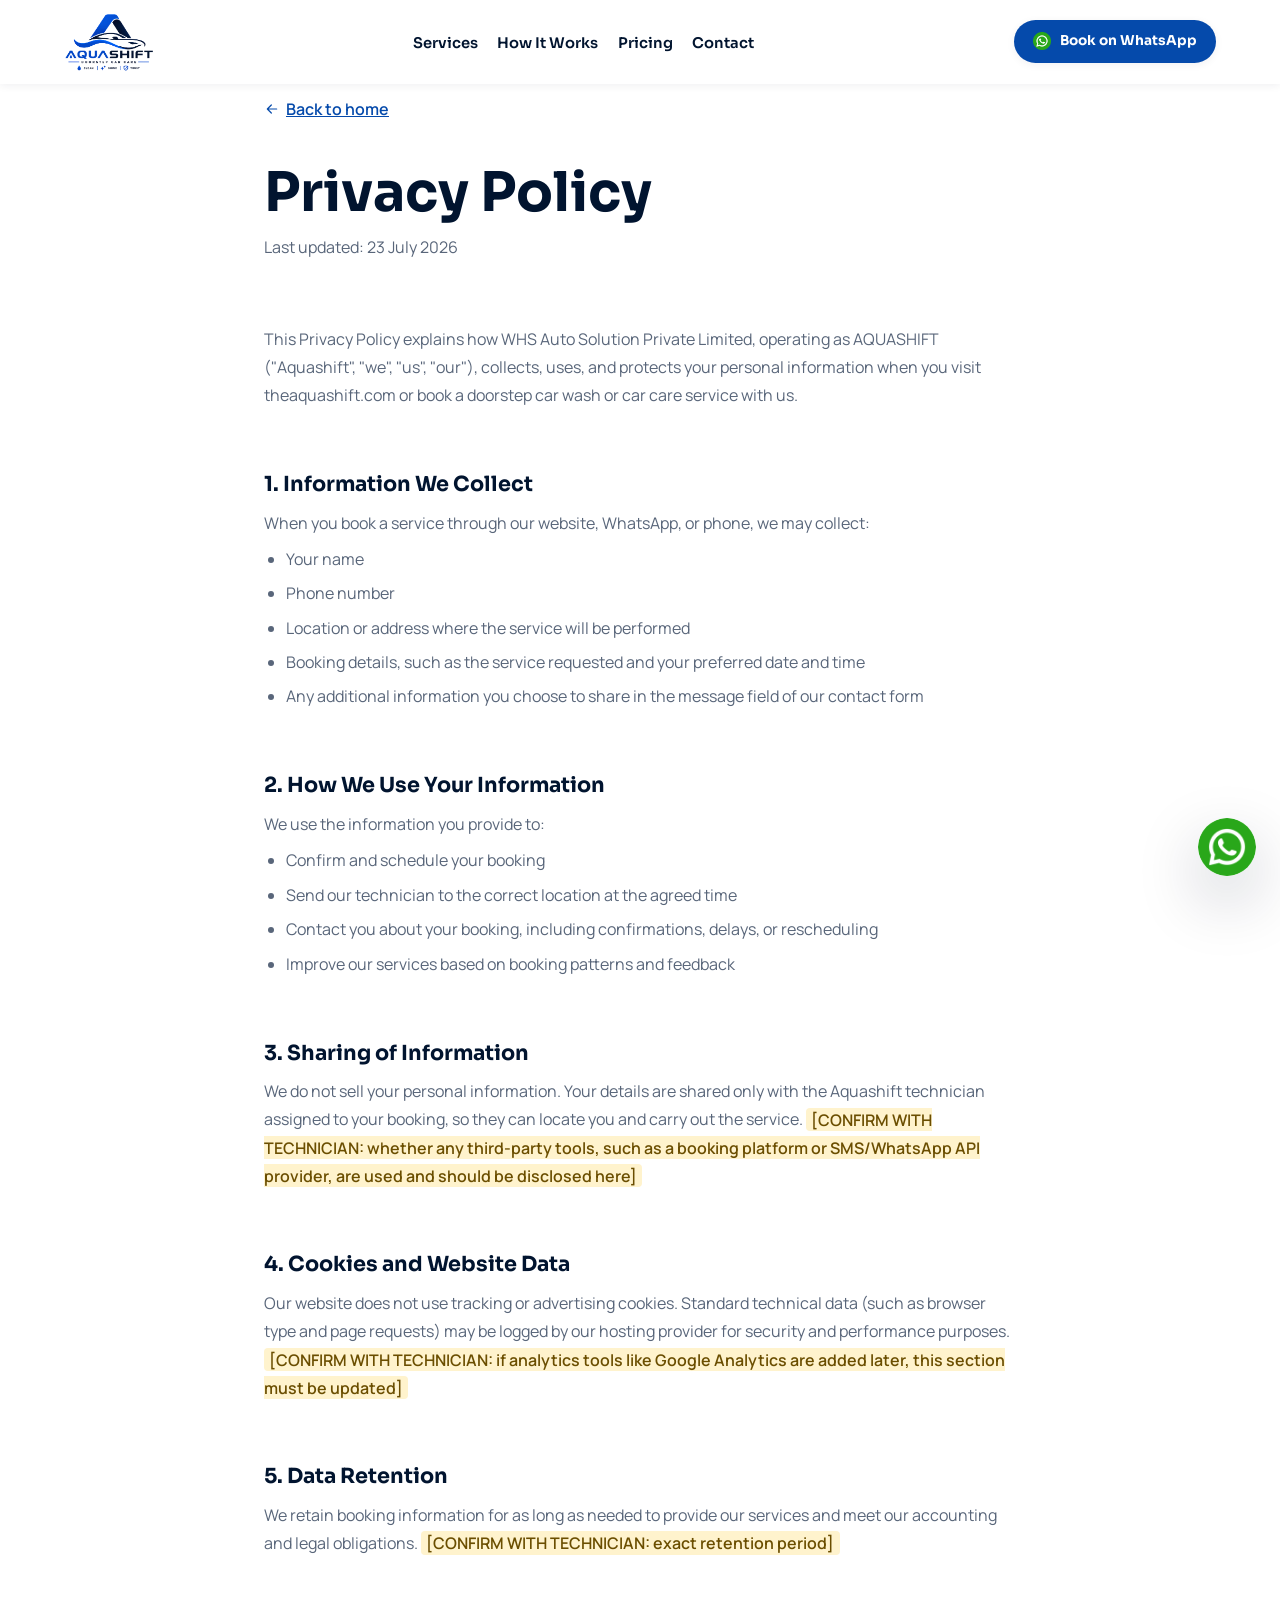
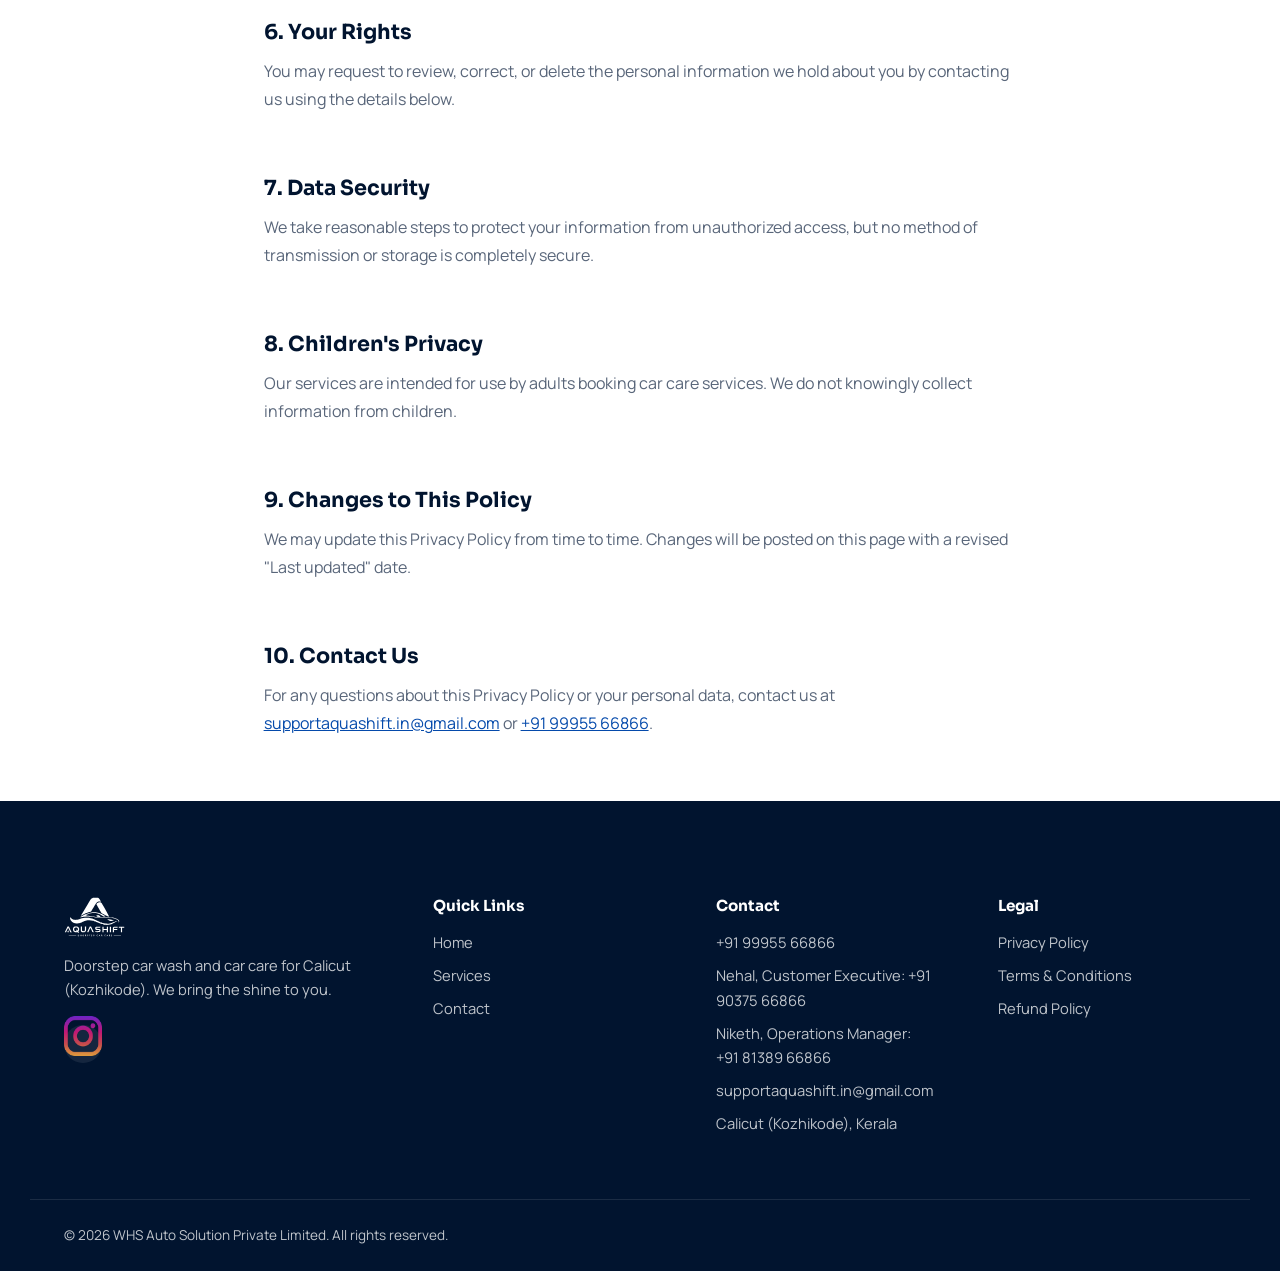
<file: privacy-policy.html>
<!doctype html>
<html lang="en">
<head>
  <script>document.documentElement.classList.add('js');</script>
  <meta charset="UTF-8">
  <meta name="viewport" content="width=device-width, initial-scale=1, viewport-fit=cover">
  <title>Privacy Policy | AQUASHIFT Doorstep Car Care</title>
  <meta name="description" content="How AQUASHIFT (WHS Auto Solution Private Limited) collects, uses, and protects your personal data when you book a doorstep car wash in Calicut, Kozhikode.">
  <meta name="theme-color" content="#01142F">
  <link rel="canonical" href="https://theaquashift.com/privacy-policy.html">
  <meta name="robots" content="index, follow">

  <!-- Open Graph -->
  <meta property="og:type" content="website">
  <meta property="og:site_name" content="AQUASHIFT">
  <meta property="og:title" content="Privacy Policy | AQUASHIFT Doorstep Car Care">
  <meta property="og:description" content="How AQUASHIFT (WHS Auto Solution Private Limited) protects your personal data when booking doorstep car wash services in Calicut.">
  <meta property="og:url" content="https://theaquashift.com/privacy-policy.html">
  <meta property="og:image" content="https://theaquashift.com/assets/logo.svg?v=2">

  <!-- Twitter -->
  <meta name="twitter:card" content="summary">
  <meta name="twitter:title" content="Privacy Policy | AQUASHIFT Doorstep Car Care">
  <meta name="twitter:description" content="Privacy Policy for AQUASHIFT doorstep car care in Calicut, Kozhikode.">

  <link rel="icon" type="image/svg+xml" href="assets/favicon.svg?v=2">
  <link rel="icon" type="image/x-icon" href="assets/favicon.ico?v=2">

  <link rel="dns-prefetch" href="https://fonts.googleapis.com">
  <link rel="dns-prefetch" href="https://fonts.gstatic.com">
  <link rel="preconnect" href="https://fonts.googleapis.com">
  <link rel="preconnect" href="https://fonts.gstatic.com" crossorigin>
  <link href="https://fonts.googleapis.com/css2?family=Sora:wght@600;700&family=Manrope:wght@400;600&display=swap" rel="stylesheet">

  <link rel="stylesheet" href="css/styles.css?v=17">
</head>
<body>
  <a class="skip-link" href="#main">Skip to content</a>

  <header class="header header--solid" id="header">
    <div class="container header__row">
      <a href="index.html" class="header__logo" aria-label="AQUASHIFT home">
        <picture>
          <source srcset="assets/aqua-nobgm-cropped.webp" type="image/webp">
          <img src="assets/aqua-nobgm-cropped.png" alt="AQUASHIFT — Doorstep Car Care" width="83" height="54" decoding="async">
        </picture>
      </a>
      <nav class="nav" aria-label="Primary">
        <ul class="nav__list">
          <li><a href="services.html">Services</a></li>
          <li><a href="index.html#how-it-works">How It Works</a></li>
          <li><a href="index.html#pricing">Pricing</a></li>
          <li><a href="index.html#contact">Contact</a></li>
        </ul>
      </nav>
      <div class="header__actions">
        <a class="btn btn--primary btn--sm" href="https://wa.me/919995566866?text=Hi%20Aquashift%2C%20I%27d%20like%20to%20book%20a%20doorstep%20car%20wash" target="_blank" rel="noopener">
          <img class="icon" src="assets/whatsapp-icon.png" width="18" height="18" alt="">
          Book on WhatsApp
        </a>
        <button class="nav__toggle" id="navToggle" aria-expanded="false" aria-controls="navDrawer" aria-label="Open menu">
          <svg class="icon" width="26" height="26"><use href="#icon-menu"></use></svg>
        </button>
      </div>
    </div>
    <div class="nav-drawer" id="navDrawer" aria-hidden="true">
      <div class="nav-drawer__head">
        <img src="assets/logo-white.svg?v=2" alt="AQUASHIFT" width="66" height="43">
        <button class="nav-drawer__close" id="navClose" aria-label="Close menu">
          <svg class="icon" width="24" height="24"><use href="#icon-close"></use></svg>
        </button>
      </div>
      <ul class="nav-drawer__list">
        <li><a href="index.html">Home</a></li>
        <li><a href="services.html">Services</a></li>
        <li><a href="index.html#contact">Contact</a></li>
      </ul>
      <div class="nav-drawer__cta">
        <a class="btn btn--primary btn--block" href="https://wa.me/919995566866?text=Hi%20Aquashift%2C%20I%27d%20like%20to%20book%20a%20doorstep%20car%20wash" target="_blank" rel="noopener">Book on WhatsApp</a>
        <a class="btn btn--ghost btn--block" href="tel:+919995566866">Call Now</a>
      </div>
    </div>
    <div class="nav-drawer__backdrop" id="navBackdrop"></div>
  </header>

  <main id="main">
    <section class="legal">
      <div class="container">
        <a class="legal__back" href="index.html">
          <svg class="icon" width="16" height="16" style="transform:rotate(180deg)"><use href="#icon-arrow"></use></svg>
          Back to home
        </a>
        <h1>Privacy Policy</h1>
        <p class="legal__updated">Last updated: 23 July 2026</p>

        <p>This Privacy Policy explains how WHS Auto Solution Private Limited, operating as AQUASHIFT ("Aquashift", "we", "us", "our"), collects, uses, and protects your personal information when you visit theaquashift.com or book a doorstep car wash or car care service with us.</p>

        <h2>1. Information We Collect</h2>
        <p>When you book a service through our website, WhatsApp, or phone, we may collect:</p>
        <ul>
          <li>Your name</li>
          <li>Phone number</li>
          <li>Location or address where the service will be performed</li>
          <li>Booking details, such as the service requested and your preferred date and time</li>
          <li>Any additional information you choose to share in the message field of our contact form</li>
        </ul>

        <h2>2. How We Use Your Information</h2>
        <p>We use the information you provide to:</p>
        <ul>
          <li>Confirm and schedule your booking</li>
          <li>Send our technician to the correct location at the agreed time</li>
          <li>Contact you about your booking, including confirmations, delays, or rescheduling</li>
          <li>Improve our services based on booking patterns and feedback</li>
        </ul>

        <h2>3. Sharing of Information</h2>
        <p>We do not sell your personal information. Your details are shared only with the Aquashift technician assigned to your booking, so they can locate you and carry out the service. <mark>[CONFIRM WITH TECHNICIAN: whether any third-party tools, such as a booking platform or SMS/WhatsApp API provider, are used and should be disclosed here]</mark></p>

        <h2>4. Cookies and Website Data</h2>
        <p>Our website does not use tracking or advertising cookies. Standard technical data (such as browser type and page requests) may be logged by our hosting provider for security and performance purposes. <mark>[CONFIRM WITH TECHNICIAN: if analytics tools like Google Analytics are added later, this section must be updated]</mark></p>

        <h2>5. Data Retention</h2>
        <p>We retain booking information for as long as needed to provide our services and meet our accounting and legal obligations. <mark>[CONFIRM WITH TECHNICIAN: exact retention period]</mark></p>

        <h2>6. Your Rights</h2>
        <p>You may request to review, correct, or delete the personal information we hold about you by contacting us using the details below.</p>

        <h2>7. Data Security</h2>
        <p>We take reasonable steps to protect your information from unauthorized access, but no method of transmission or storage is completely secure.</p>

        <h2>8. Children's Privacy</h2>
        <p>Our services are intended for use by adults booking car care services. We do not knowingly collect information from children.</p>

        <h2>9. Changes to This Policy</h2>
        <p>We may update this Privacy Policy from time to time. Changes will be posted on this page with a revised "Last updated" date.</p>

        <h2>10. Contact Us</h2>
        <p>For any questions about this Privacy Policy or your personal data, contact us at <a href="mailto:supportaquashift.in@gmail.com">supportaquashift.in@gmail.com</a> or <a href="tel:+919995566866">+91 99955 66866</a>.</p>
      </div>
    </section>
  </main>

  <footer class="footer">
    <div class="container footer__grid">
      <div class="footer__brand">
        <img src="assets/logo-white.svg?v=2" alt="AQUASHIFT — Doorstep Car Care" width="83" height="54">
        <p>Doorstep car wash and car care for Calicut (Kozhikode). We bring the shine to you.</p>
        <a class="footer__social" href="https://instagram.com/aquashift_care" target="_blank" rel="noopener" aria-label="Aquashift on Instagram">
          <img class="icon" src="assets/instagram-icon.png" width="20" height="20" alt="">
        </a>
      </div>
      <div class="footer__col">
        <h3>Quick Links</h3>
        <ul>
          <li><a href="index.html">Home</a></li>
          <li><a href="services.html">Services</a></li>
          <li><a href="index.html#contact">Contact</a></li>
        </ul>
      </div>
      <div class="footer__col">
        <h3>Contact</h3>
        <ul>
          <li><a href="tel:+919995566866">+91 99955 66866</a></li>
          <li><a href="tel:+919037566866">Nehal, Customer Executive: +91 90375 66866</a></li>
          <li><a href="tel:+918138966866">Niketh, Operations Manager: +91 81389 66866</a></li>
          <li><a href="mailto:supportaquashift.in@gmail.com">supportaquashift.in@gmail.com</a></li>
          <li>Calicut (Kozhikode), Kerala</li>
        </ul>
      </div>
      <div class="footer__col">
        <h3>Legal</h3>
        <ul>
          <li><a href="privacy-policy.html">Privacy Policy</a></li>
          <li><a href="terms-and-conditions.html">Terms &amp; Conditions</a></li>
          <li><a href="refund-policy.html">Refund Policy</a></li>
        </ul>
      </div>
    </div>
    <div class="container footer__bottom">
      <p>&copy; <span id="year"></span> WHS Auto Solution Private Limited. All rights reserved.</p>
    </div>
  </footer>

  <a class="whatsapp-float" href="https://wa.me/919995566866?text=Hi%20Aquashift%2C%20I%27d%20like%20to%20book%20a%20doorstep%20car%20wash" target="_blank" rel="noopener" aria-label="Book on WhatsApp">
    <img src="assets/whatsapp-icon.png" width="58" height="58" alt="">
  </a>

  <div id="iconSpriteRoot" hidden></div>

  <script src="js/main.js?v=5" defer></script>
</body>
</html>
</file>
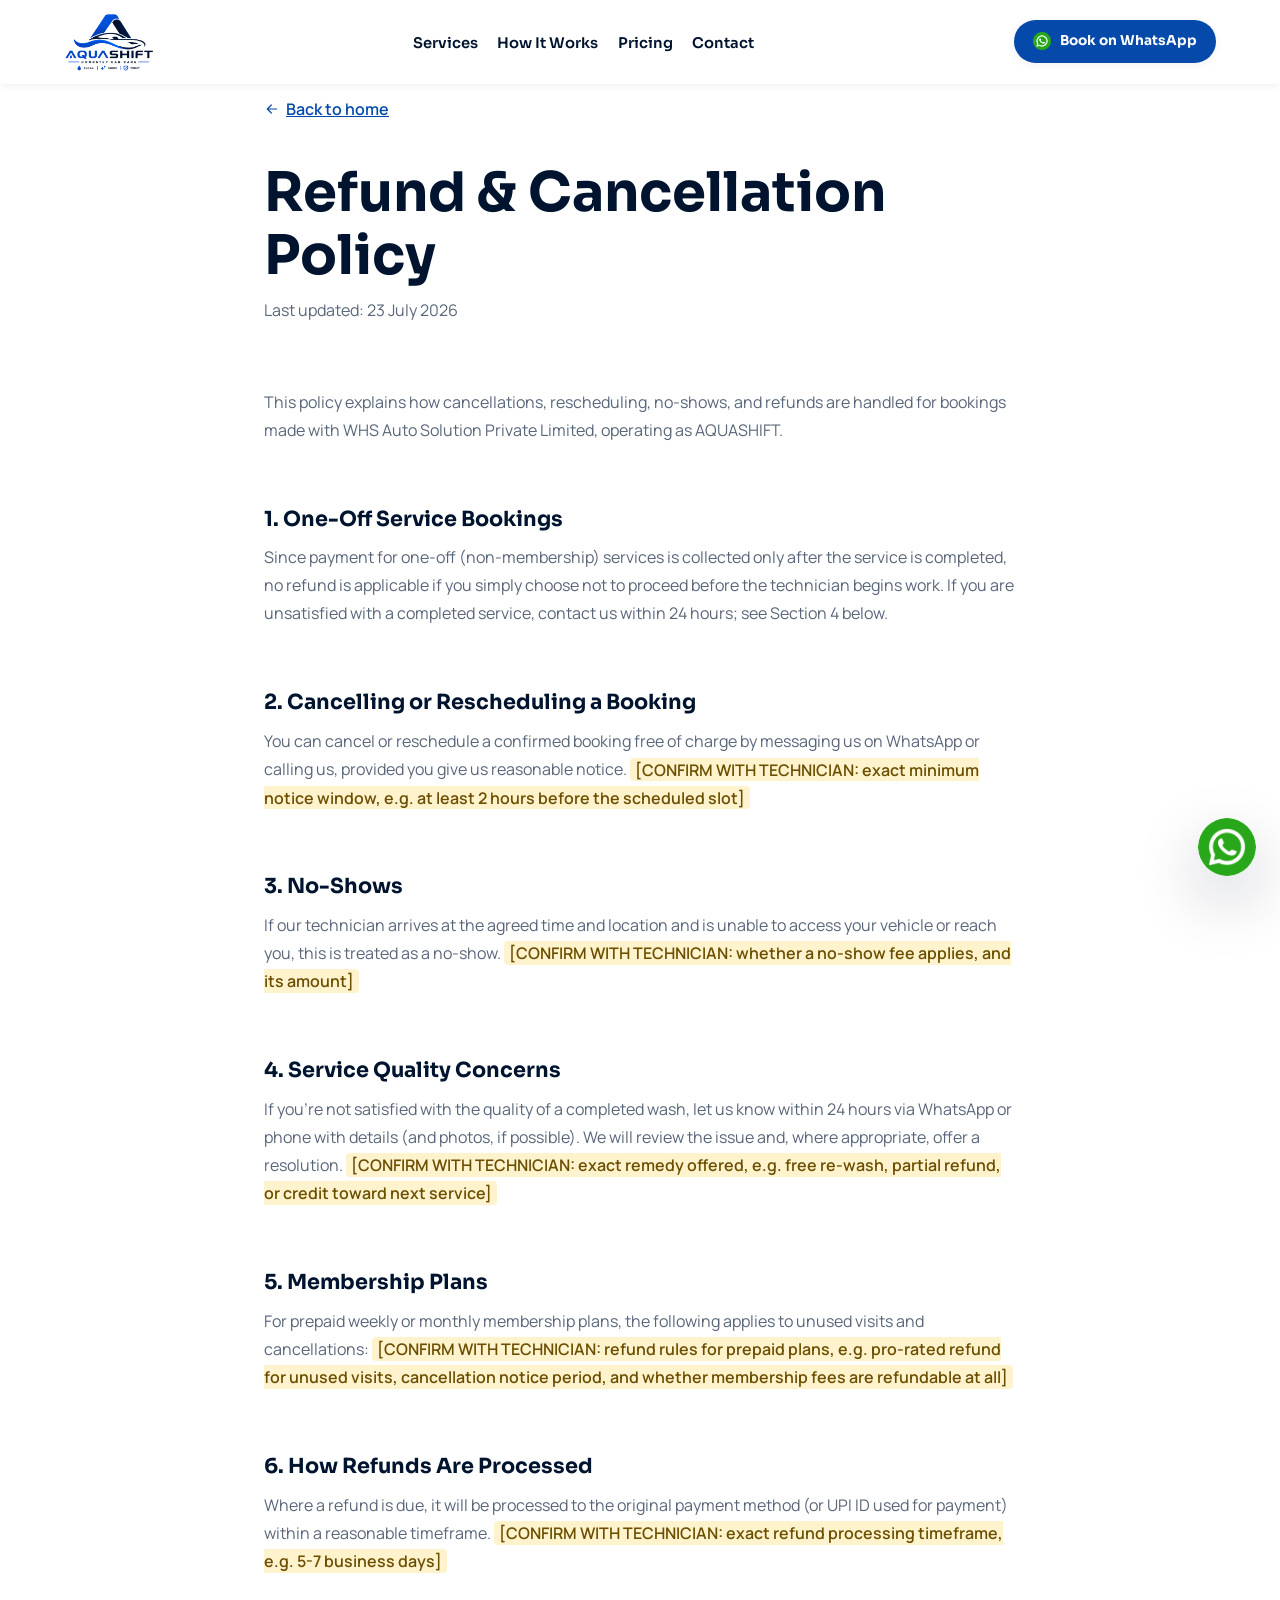
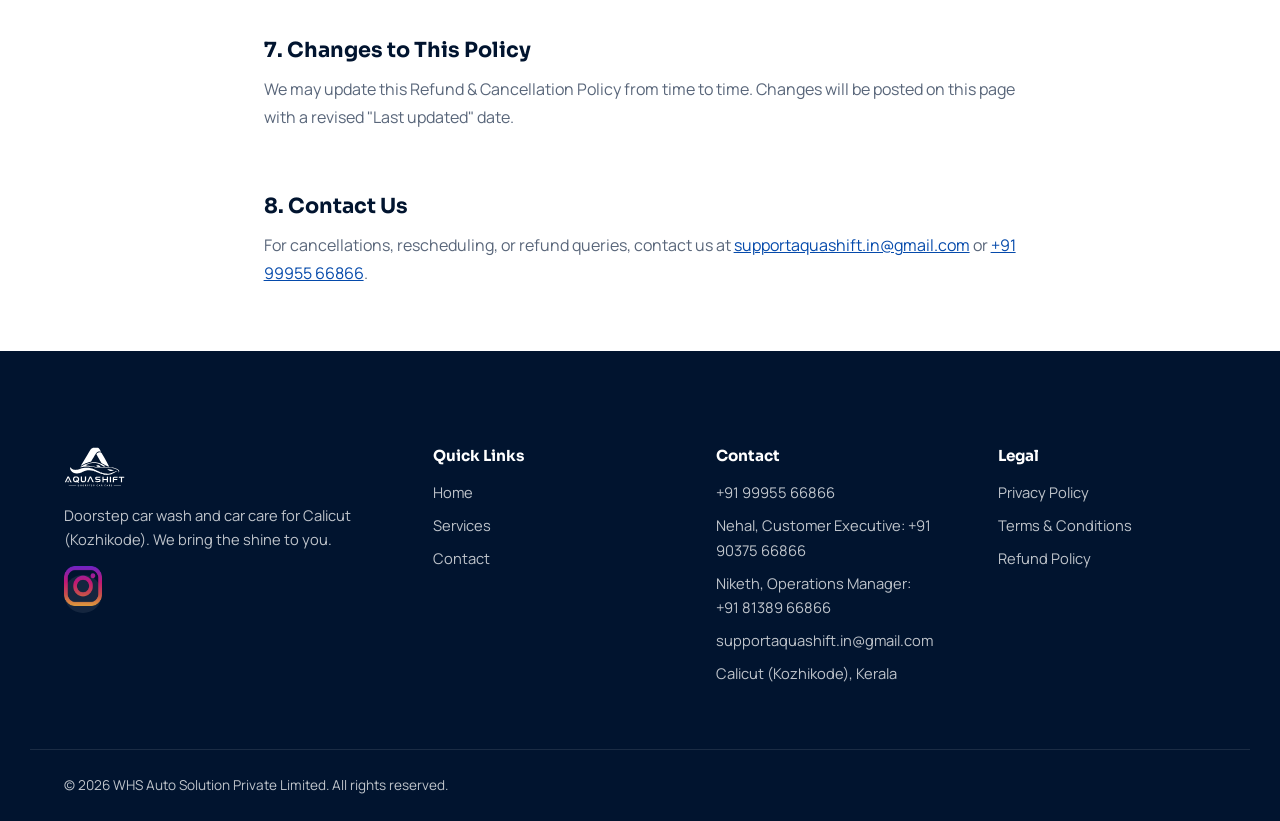
<file: refund-policy.html>
<!doctype html>
<html lang="en">
<head>
  <script>document.documentElement.classList.add('js');</script>
  <meta charset="UTF-8">
  <meta name="viewport" content="width=device-width, initial-scale=1, viewport-fit=cover">
  <title>Refund &amp; Cancellation Policy | AQUASHIFT Doorstep Car Care</title>
  <meta name="description" content="Cancellation, no-show, and refund rules for AQUASHIFT doorstep car wash bookings and membership plans in Calicut, Kozhikode.">
  <meta name="theme-color" content="#01142F">
  <link rel="canonical" href="https://theaquashift.com/refund-policy.html">
  <meta name="robots" content="index, follow">

  <!-- Open Graph -->
  <meta property="og:type" content="website">
  <meta property="og:site_name" content="AQUASHIFT">
  <meta property="og:title" content="Refund &amp; Cancellation Policy | AQUASHIFT Doorstep Car Care">
  <meta property="og:description" content="Cancellation and refund rules for AQUASHIFT doorstep car wash services and monthly subscriptions in Calicut.">
  <meta property="og:url" content="https://theaquashift.com/refund-policy.html">
  <meta property="og:image" content="https://theaquashift.com/assets/logo.svg?v=2">

  <!-- Twitter -->
  <meta name="twitter:card" content="summary">
  <meta name="twitter:title" content="Refund &amp; Cancellation Policy | AQUASHIFT Doorstep Car Care">
  <meta name="twitter:description" content="Refund &amp; Cancellation Policy for AQUASHIFT doorstep car care in Calicut, Kozhikode.">

  <link rel="icon" type="image/svg+xml" href="assets/favicon.svg?v=2">
  <link rel="icon" type="image/x-icon" href="assets/favicon.ico?v=2">

  <link rel="dns-prefetch" href="https://fonts.googleapis.com">
  <link rel="dns-prefetch" href="https://fonts.gstatic.com">
  <link rel="preconnect" href="https://fonts.googleapis.com">
  <link rel="preconnect" href="https://fonts.gstatic.com" crossorigin>
  <link href="https://fonts.googleapis.com/css2?family=Sora:wght@600;700&family=Manrope:wght@400;600&display=swap" rel="stylesheet">

  <link rel="stylesheet" href="css/styles.css?v=17">
</head>
<body>
  <a class="skip-link" href="#main">Skip to content</a>

  <header class="header header--solid" id="header">
    <div class="container header__row">
      <a href="index.html" class="header__logo" aria-label="AQUASHIFT home">
        <picture>
          <source srcset="assets/aqua-nobgm-cropped.webp" type="image/webp">
          <img src="assets/aqua-nobgm-cropped.png" alt="AQUASHIFT — Doorstep Car Care" width="83" height="54" decoding="async">
        </picture>
      </a>
      <nav class="nav" aria-label="Primary">
        <ul class="nav__list">
          <li><a href="services.html">Services</a></li>
          <li><a href="index.html#how-it-works">How It Works</a></li>
          <li><a href="index.html#pricing">Pricing</a></li>
          <li><a href="index.html#contact">Contact</a></li>
        </ul>
      </nav>
      <div class="header__actions">
        <a class="btn btn--primary btn--sm" href="https://wa.me/919995566866?text=Hi%20Aquashift%2C%20I%27d%20like%20to%20book%20a%20doorstep%20car%20wash" target="_blank" rel="noopener">
          <img class="icon" src="assets/whatsapp-icon.png" width="18" height="18" alt="">
          Book on WhatsApp
        </a>
        <button class="nav__toggle" id="navToggle" aria-expanded="false" aria-controls="navDrawer" aria-label="Open menu">
          <svg class="icon" width="26" height="26"><use href="#icon-menu"></use></svg>
        </button>
      </div>
    </div>
    <div class="nav-drawer" id="navDrawer" aria-hidden="true">
      <div class="nav-drawer__head">
        <img src="assets/logo-white.svg?v=2" alt="AQUASHIFT" width="66" height="43">
        <button class="nav-drawer__close" id="navClose" aria-label="Close menu">
          <svg class="icon" width="24" height="24"><use href="#icon-close"></use></svg>
        </button>
      </div>
      <ul class="nav-drawer__list">
        <li><a href="index.html">Home</a></li>
        <li><a href="services.html">Services</a></li>
        <li><a href="index.html#contact">Contact</a></li>
      </ul>
      <div class="nav-drawer__cta">
        <a class="btn btn--primary btn--block" href="https://wa.me/919995566866?text=Hi%20Aquashift%2C%20I%27d%20like%20to%20book%20a%20doorstep%20car%20wash" target="_blank" rel="noopener">Book on WhatsApp</a>
        <a class="btn btn--ghost btn--block" href="tel:+919995566866">Call Now</a>
      </div>
    </div>
    <div class="nav-drawer__backdrop" id="navBackdrop"></div>
  </header>

  <main id="main">
    <section class="legal">
      <div class="container">
        <a class="legal__back" href="index.html">
          <svg class="icon" width="16" height="16" style="transform:rotate(180deg)"><use href="#icon-arrow"></use></svg>
          Back to home
        </a>
        <h1>Refund &amp; Cancellation Policy</h1>
        <p class="legal__updated">Last updated: 23 July 2026</p>

        <p>This policy explains how cancellations, rescheduling, no-shows, and refunds are handled for bookings made with WHS Auto Solution Private Limited, operating as AQUASHIFT.</p>

        <h2>1. One-Off Service Bookings</h2>
        <p>Since payment for one-off (non-membership) services is collected only after the service is completed, no refund is applicable if you simply choose not to proceed before the technician begins work. If you are unsatisfied with a completed service, contact us within 24 hours; see Section 4 below.</p>

        <h2>2. Cancelling or Rescheduling a Booking</h2>
        <p>You can cancel or reschedule a confirmed booking free of charge by messaging us on WhatsApp or calling us, provided you give us reasonable notice. <mark>[CONFIRM WITH TECHNICIAN: exact minimum notice window, e.g. at least 2 hours before the scheduled slot]</mark></p>

        <h2>3. No-Shows</h2>
        <p>If our technician arrives at the agreed time and location and is unable to access your vehicle or reach you, this is treated as a no-show. <mark>[CONFIRM WITH TECHNICIAN: whether a no-show fee applies, and its amount]</mark></p>

        <h2>4. Service Quality Concerns</h2>
        <p>If you're not satisfied with the quality of a completed wash, let us know within 24 hours via WhatsApp or phone with details (and photos, if possible). We will review the issue and, where appropriate, offer a resolution. <mark>[CONFIRM WITH TECHNICIAN: exact remedy offered, e.g. free re-wash, partial refund, or credit toward next service]</mark></p>

        <h2>5. Membership Plans</h2>
        <p>For prepaid weekly or monthly membership plans, the following applies to unused visits and cancellations: <mark>[CONFIRM WITH TECHNICIAN: refund rules for prepaid plans, e.g. pro-rated refund for unused visits, cancellation notice period, and whether membership fees are refundable at all]</mark></p>

        <h2>6. How Refunds Are Processed</h2>
        <p>Where a refund is due, it will be processed to the original payment method (or UPI ID used for payment) within a reasonable timeframe. <mark>[CONFIRM WITH TECHNICIAN: exact refund processing timeframe, e.g. 5-7 business days]</mark></p>

        <h2>7. Changes to This Policy</h2>
        <p>We may update this Refund &amp; Cancellation Policy from time to time. Changes will be posted on this page with a revised "Last updated" date.</p>

        <h2>8. Contact Us</h2>
        <p>For cancellations, rescheduling, or refund queries, contact us at <a href="mailto:supportaquashift.in@gmail.com">supportaquashift.in@gmail.com</a> or <a href="tel:+919995566866">+91 99955 66866</a>.</p>
      </div>
    </section>
  </main>

  <footer class="footer">
    <div class="container footer__grid">
      <div class="footer__brand">
        <img src="assets/logo-white.svg?v=2" alt="AQUASHIFT — Doorstep Car Care" width="83" height="54">
        <p>Doorstep car wash and car care for Calicut (Kozhikode). We bring the shine to you.</p>
        <a class="footer__social" href="https://instagram.com/aquashift_care" target="_blank" rel="noopener" aria-label="Aquashift on Instagram">
          <img class="icon" src="assets/instagram-icon.png" width="20" height="20" alt="">
        </a>
      </div>
      <div class="footer__col">
        <h3>Quick Links</h3>
        <ul>
          <li><a href="index.html">Home</a></li>
          <li><a href="services.html">Services</a></li>
          <li><a href="index.html#contact">Contact</a></li>
        </ul>
      </div>
      <div class="footer__col">
        <h3>Contact</h3>
        <ul>
          <li><a href="tel:+919995566866">+91 99955 66866</a></li>
          <li><a href="tel:+919037566866">Nehal, Customer Executive: +91 90375 66866</a></li>
          <li><a href="tel:+918138966866">Niketh, Operations Manager: +91 81389 66866</a></li>
          <li><a href="mailto:supportaquashift.in@gmail.com">supportaquashift.in@gmail.com</a></li>
          <li>Calicut (Kozhikode), Kerala</li>
        </ul>
      </div>
      <div class="footer__col">
        <h3>Legal</h3>
        <ul>
          <li><a href="privacy-policy.html">Privacy Policy</a></li>
          <li><a href="terms-and-conditions.html">Terms &amp; Conditions</a></li>
          <li><a href="refund-policy.html">Refund Policy</a></li>
        </ul>
      </div>
    </div>
    <div class="container footer__bottom">
      <p>&copy; <span id="year"></span> WHS Auto Solution Private Limited. All rights reserved.</p>
    </div>
  </footer>

  <a class="whatsapp-float" href="https://wa.me/919995566866?text=Hi%20Aquashift%2C%20I%27d%20like%20to%20book%20a%20doorstep%20car%20wash" target="_blank" rel="noopener" aria-label="Book on WhatsApp">
    <img src="assets/whatsapp-icon.png" width="58" height="58" alt="">
  </a>

  <div id="iconSpriteRoot" hidden></div>

  <script src="js/main.js?v=5" defer></script>
</body>
</html>
</file>
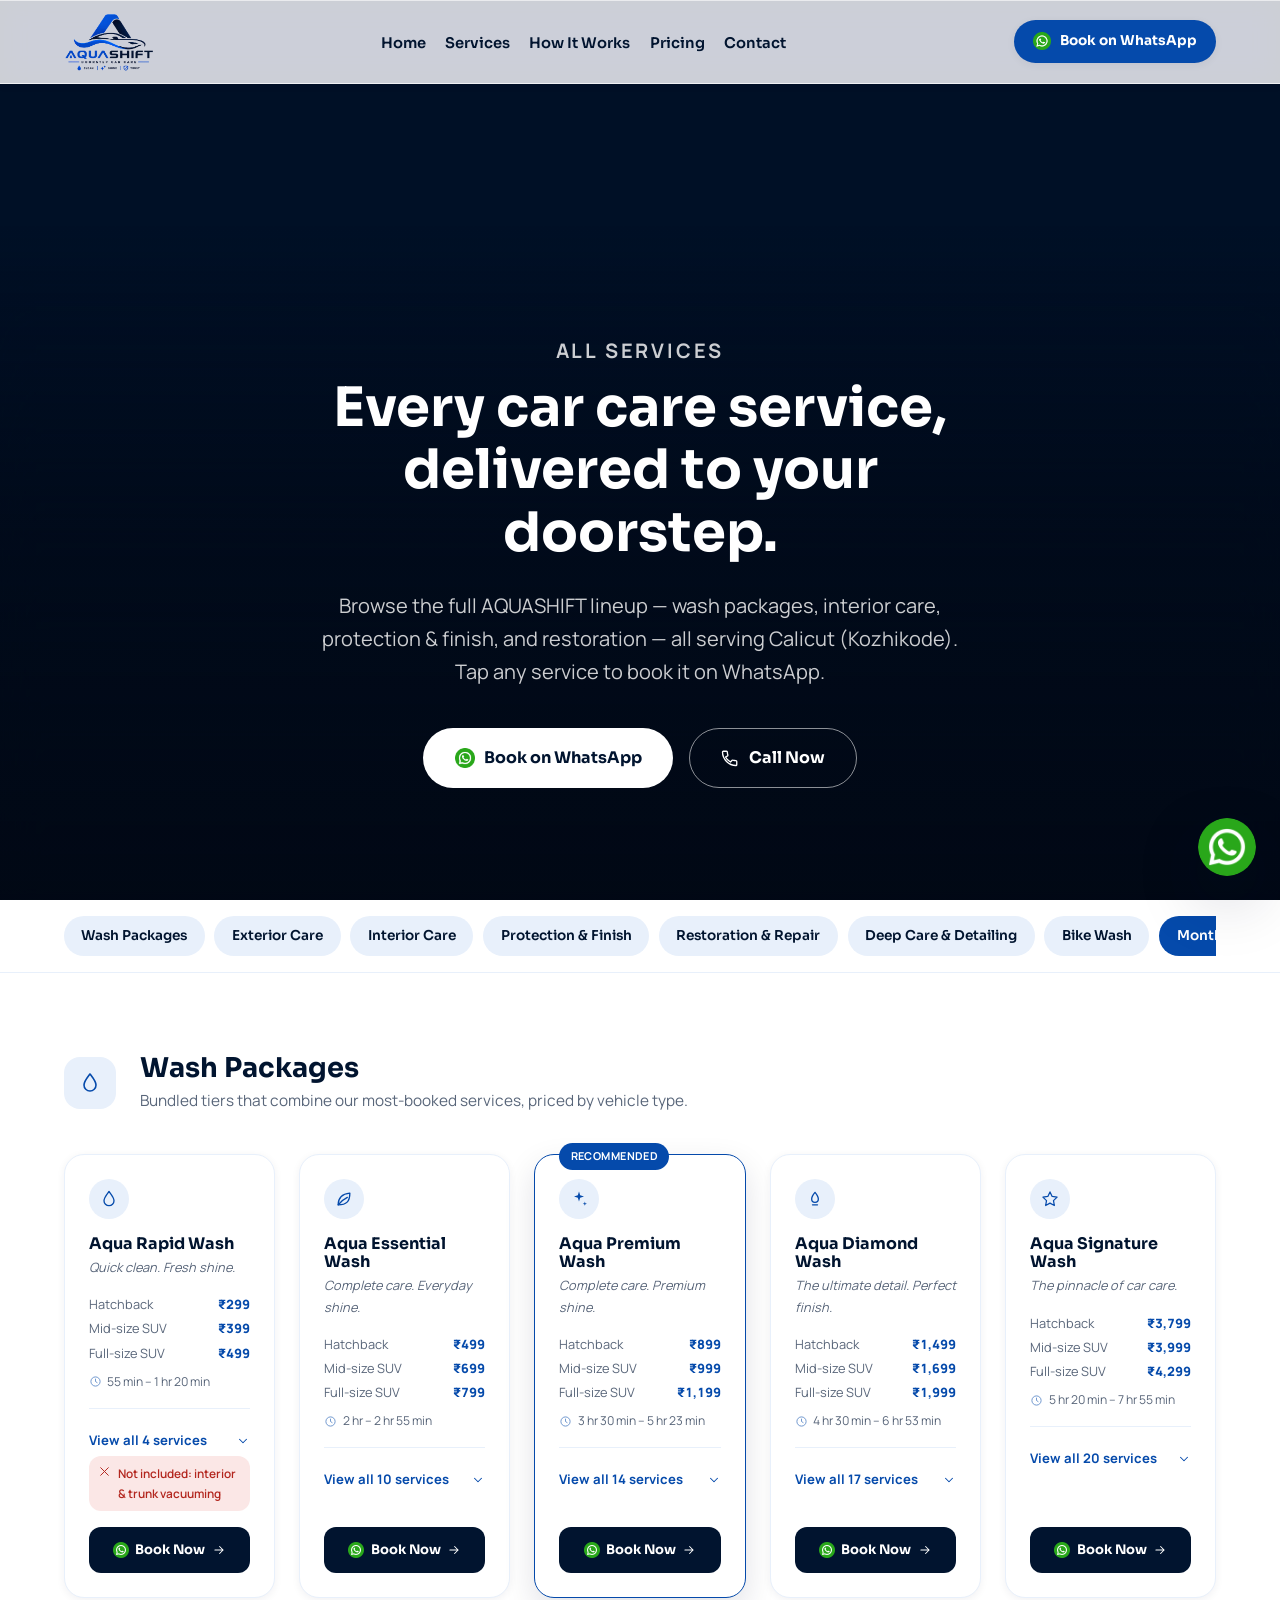
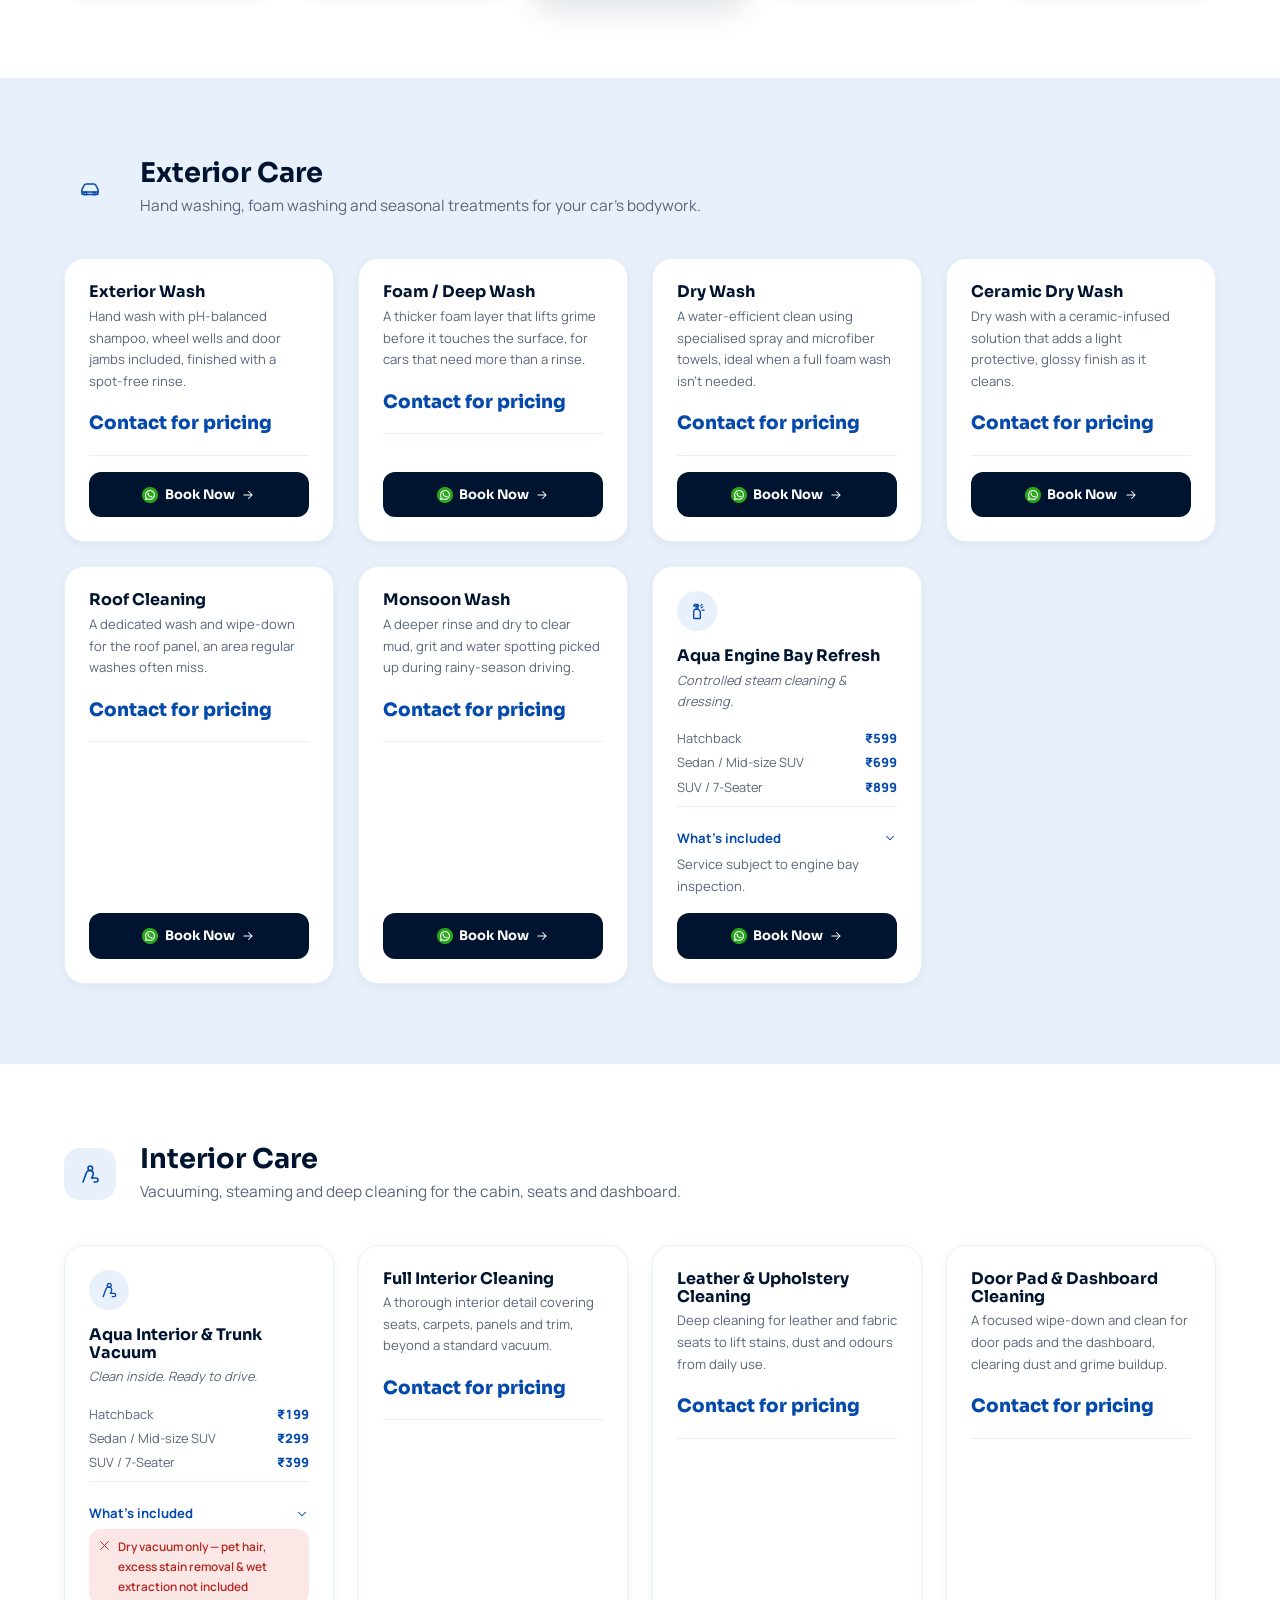
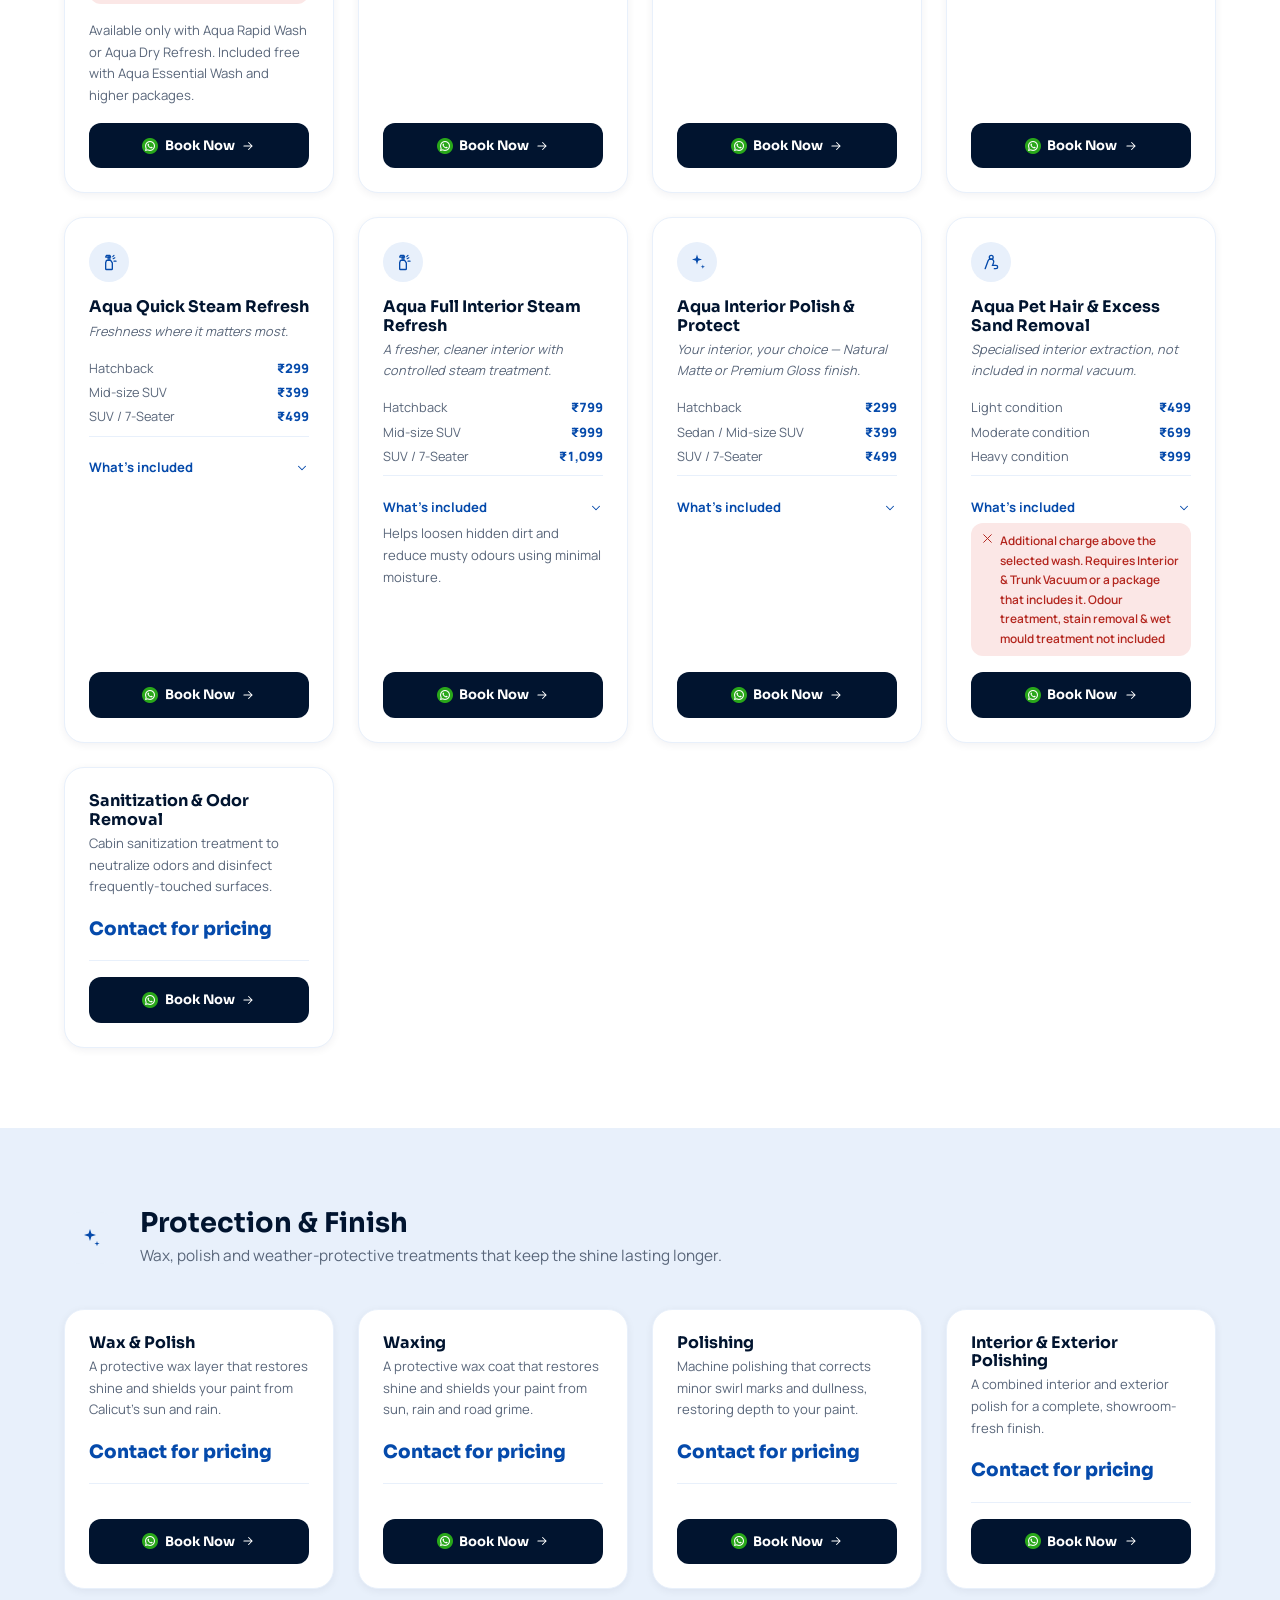
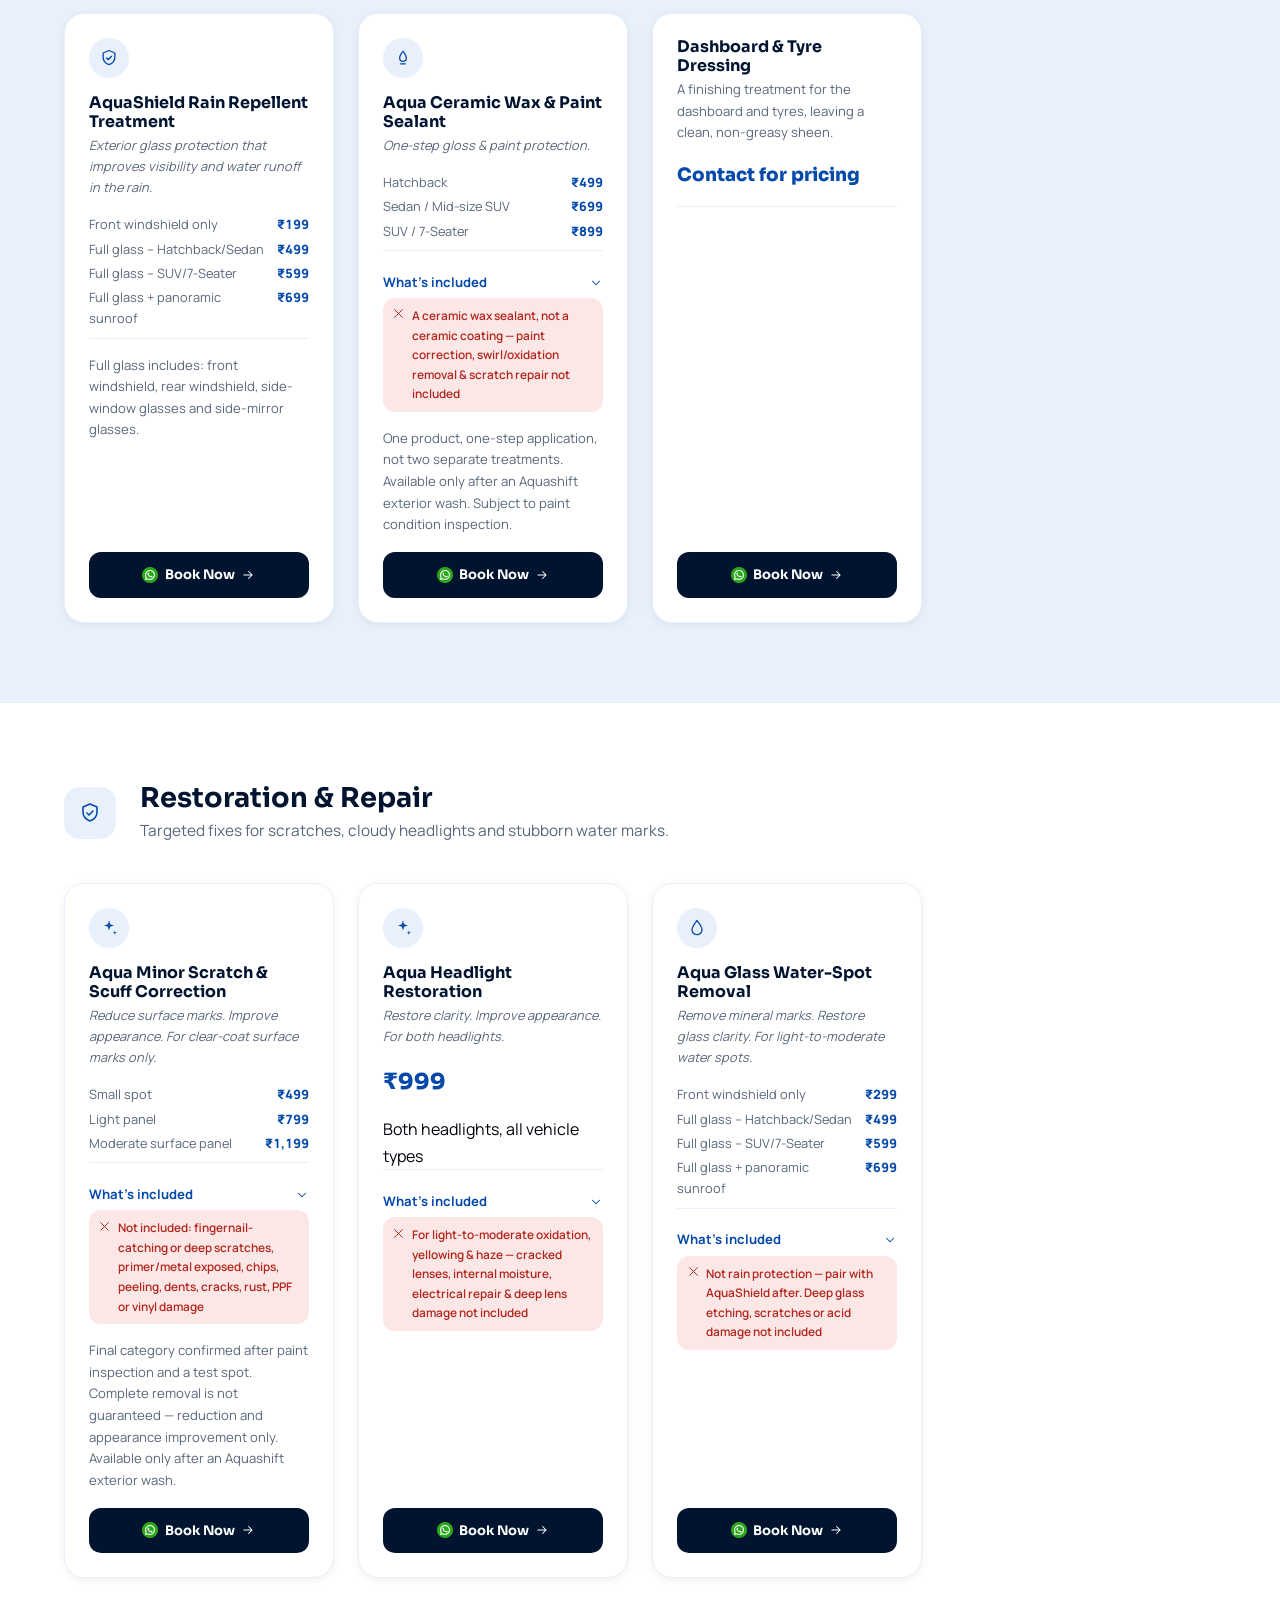
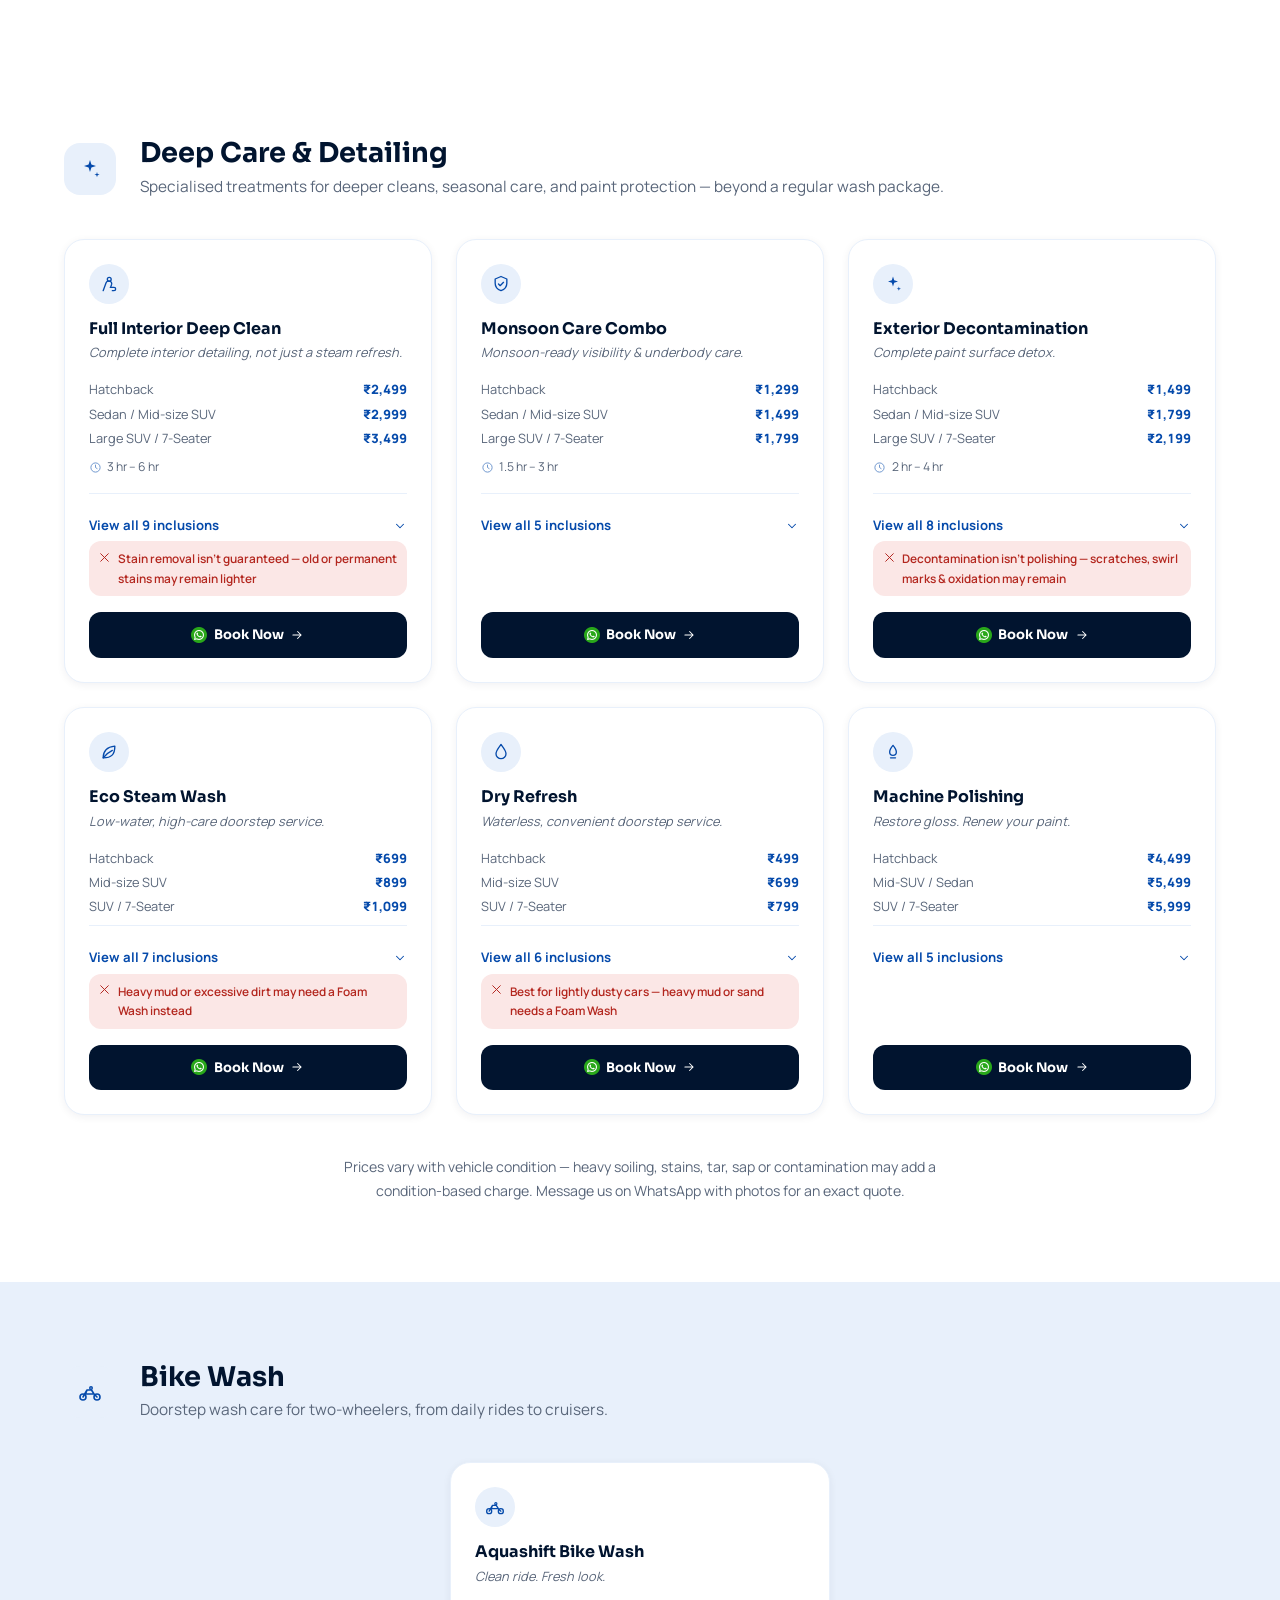
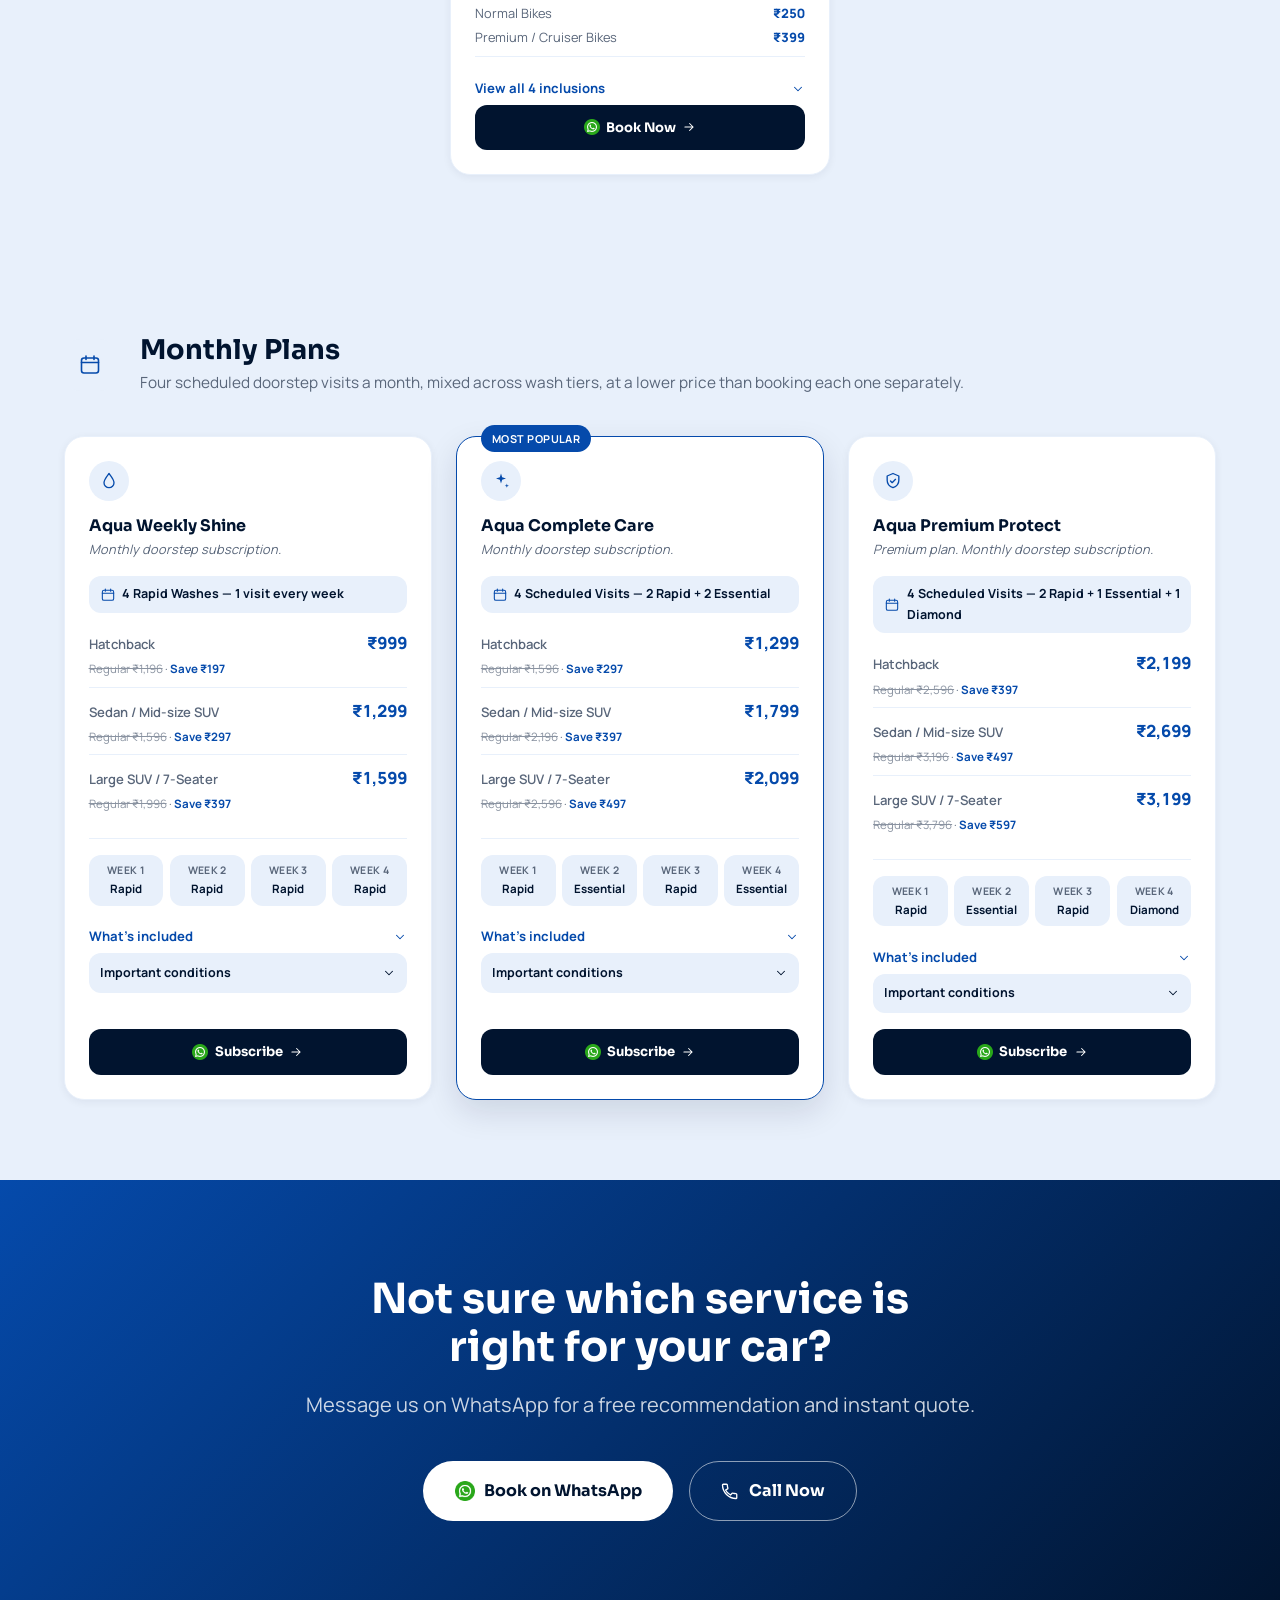
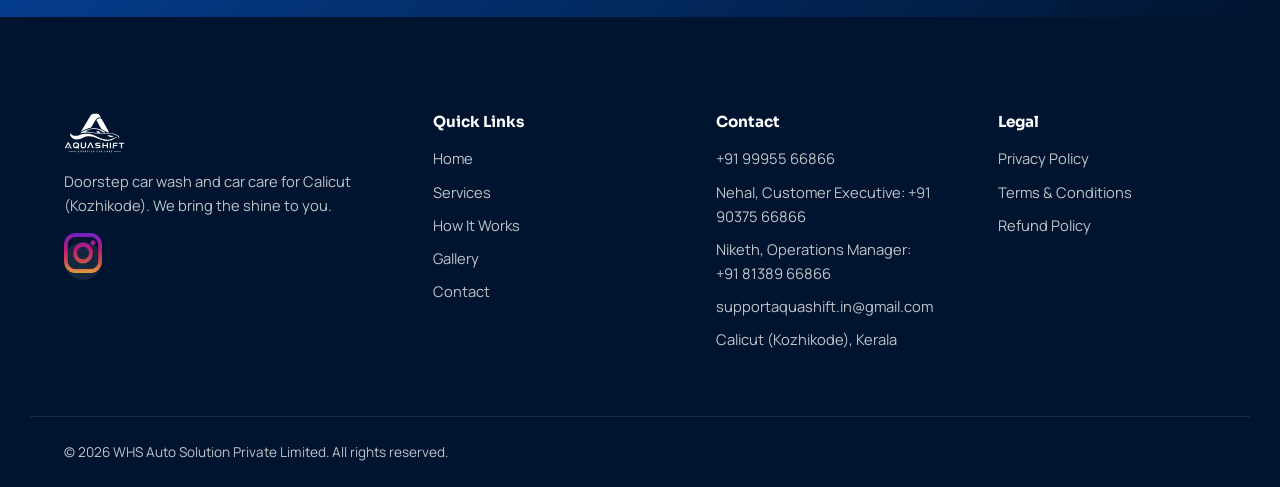
<file: services.html>
<!doctype html>
<html lang="en">
<head>
  <script>document.documentElement.classList.add('js');</script>
  <meta charset="UTF-8">
  <meta name="viewport" content="width=device-width, initial-scale=1, viewport-fit=cover">
  <title>All Services &amp; Pricing | AQUASHIFT Doorstep Car Wash, Calicut</title>
  <meta name="description" content="Browse every AQUASHIFT doorstep car care service in Calicut (Kozhikode) — wash packages, interior cleaning, wax &amp; polish, restoration and more — with pricing and instant WhatsApp booking.">
  <meta name="theme-color" content="#01142F">
  <link rel="canonical" href="https://theaquashift.com/services.html">
  <meta name="robots" content="index, follow, max-image-preview:large, max-snippet:-1, max-video-preview:-1">
  <meta name="geo.region" content="IN-KL">
  <meta name="geo.placename" content="Kozhikode, Calicut, Kerala">
  <meta name="geo.position" content="11.2588;75.7804">
  <meta name="ICBM" content="11.2588, 75.7804">

  <!-- Open Graph -->
  <meta property="og:type" content="website">
  <meta property="og:site_name" content="AQUASHIFT">
  <meta property="og:title" content="All Services &amp; Pricing | AQUASHIFT Doorstep Car Wash, Calicut">
  <meta property="og:description" content="Every AQUASHIFT doorstep car care service in Calicut (Kozhikode), with pricing and instant WhatsApp booking.">
  <meta property="og:url" content="https://theaquashift.com/services.html">
  <meta property="og:image" content="https://theaquashift.com/assets/logo.svg?v=2">
  <meta property="og:locale" content="en_IN">

  <!-- Twitter -->
  <meta name="twitter:card" content="summary_large_image">
  <meta name="twitter:title" content="All Services &amp; Pricing | AQUASHIFT Doorstep Car Wash, Calicut">
  <meta name="twitter:description" content="Every AQUASHIFT doorstep car care service in Calicut (Kozhikode), with pricing and instant WhatsApp booking.">
  <meta name="twitter:image" content="https://theaquashift.com/assets/logo.svg?v=2">

  <link rel="icon" type="image/svg+xml" href="assets/favicon.svg?v=2">
  <link rel="icon" type="image/x-icon" href="assets/favicon.ico?v=2">
  <link rel="apple-touch-icon" href="assets/favicon.svg?v=2">

  <link rel="dns-prefetch" href="https://fonts.googleapis.com">
  <link rel="dns-prefetch" href="https://fonts.gstatic.com">
  <link rel="preconnect" href="https://fonts.googleapis.com">
  <link rel="preconnect" href="https://fonts.gstatic.com" crossorigin>
  <link href="https://fonts.googleapis.com/css2?family=Sora:wght@600;700&family=Manrope:wght@400;600&display=swap" rel="stylesheet">

  <link rel="stylesheet" href="css/styles.css?v=17">

  <!-- Structured Data -->
  <script type="application/ld+json">
  {
    "@context": "https://schema.org",
    "@type": "Service",
    "name": "AQUASHIFT Doorstep Car Care Services",
    "provider": {
      "@type": "LocalBusiness",
      "name": "AQUASHIFT",
      "legalName": "WHS Auto Solution Private Limited",
      "telephone": "+919995566866",
      "url": "https://theaquashift.com/"
    },
    "areaServed": {
      "@type": "City",
      "name": "Calicut (Kozhikode)"
    },
    "hasOfferCatalog": {
      "@type": "OfferCatalog",
      "name": "Full Doorstep Car Care Lineup",
      "itemListElement": [
        {
          "@type": "OfferCatalog",
          "name": "Wash Packages",
          "itemListElement": [
            { "@type": "Offer", "itemOffered": { "@type": "Service", "name": "Aqua Rapid Wash" } },
            { "@type": "Offer", "itemOffered": { "@type": "Service", "name": "Aqua Essential Wash" } },
            { "@type": "Offer", "itemOffered": { "@type": "Service", "name": "Aqua Premium Wash" } },
            { "@type": "Offer", "itemOffered": { "@type": "Service", "name": "Aqua Diamond Wash" } },
            { "@type": "Offer", "itemOffered": { "@type": "Service", "name": "Aqua Signature Wash" } }
          ]
        },
        {
          "@type": "OfferCatalog",
          "name": "Interior Care & Detailing",
          "itemListElement": [
            { "@type": "Offer", "itemOffered": { "@type": "Service", "name": "Interior Vacuum & Cleaning" } },
            { "@type": "Offer", "itemOffered": { "@type": "Service", "name": "Full Interior Steam Refresh" } },
            { "@type": "Offer", "itemOffered": { "@type": "Service", "name": "Leather & Upholstery Cleaning" } }
          ]
        }
      ]
    }
  }
  </script>
</head>
<body>
  <a class="skip-link" href="#main">Skip to content</a>

  <header class="header header--solid" id="header">
    <div class="container header__row">
      <a href="index.html" class="header__logo" aria-label="AQUASHIFT home">
        <picture>
          <source srcset="assets/aqua-nobgm-cropped.webp" type="image/webp">
          <img src="assets/aqua-nobgm-cropped.png" alt="AQUASHIFT — Doorstep Car Care" width="83" height="54" decoding="async">
        </picture>
      </a>
      <nav class="nav" aria-label="Primary">
        <ul class="nav__list">
          <li><a href="index.html">Home</a></li>
          <li><a href="services.html">Services</a></li>
          <li><a href="index.html#how-it-works">How It Works</a></li>
          <li><a href="index.html#pricing">Pricing</a></li>
          <li><a href="index.html#contact">Contact</a></li>
        </ul>
      </nav>
      <div class="header__actions">
        <a class="btn btn--primary btn--sm" href="https://wa.me/919995566866?text=Hi%20Aquashift%2C%20I%27d%20like%20to%20book%20a%20doorstep%20car%20wash" target="_blank" rel="noopener">
          <img class="icon" src="assets/whatsapp-icon.png" width="18" height="18" alt="">
          Book on WhatsApp
        </a>
        <button class="nav__toggle" id="navToggle" aria-expanded="false" aria-controls="navDrawer" aria-label="Open menu">
          <svg class="icon" width="26" height="26"><use href="#icon-menu"></use></svg>
        </button>
      </div>
    </div>
    <div class="nav-drawer" id="navDrawer" aria-hidden="true">
      <div class="nav-drawer__head">
        <img src="assets/logo-white.svg?v=2" alt="AQUASHIFT" width="66" height="43">
        <button class="nav-drawer__close" id="navClose" aria-label="Close menu">
          <svg class="icon" width="24" height="24"><use href="#icon-close"></use></svg>
        </button>
      </div>
      <ul class="nav-drawer__list">
        <li><a href="index.html">Home</a></li>
        <li><a href="services.html">Services</a></li>
        <li><a href="index.html#how-it-works">How It Works</a></li>
        <li><a href="index.html#pricing">Pricing</a></li>
        <li><a href="index.html#contact">Contact</a></li>
      </ul>
      <div class="nav-drawer__cta">
        <a class="btn btn--primary btn--block" href="https://wa.me/919995566866?text=Hi%20Aquashift%2C%20I%27d%20like%20to%20book%20a%20doorstep%20car%20wash" target="_blank" rel="noopener">Book on WhatsApp</a>
        <a class="btn btn--ghost btn--block" href="tel:+919995566866">Call Now</a>
      </div>
    </div>
    <div class="nav-drawer__backdrop" id="navBackdrop"></div>
  </header>

  <main id="main">
    <!-- ============ PAGE HERO ============ -->
    <section class="services-hero">
      <picture>
        <source media="(max-width: 640px)" srcset="assets/images/services-hero-mobile.webp" type="image/webp">
        <source media="(max-width: 640px)" srcset="assets/images/services-hero-mobile.jpg">
        <source srcset="assets/images/services-hero.webp" type="image/webp">
        <img class="services-hero__img" src="assets/images/services-hero.jpg" alt="Two Aquashift technicians foam-washing a blue SUV at a doorstep car wash" width="1672" height="940" decoding="async">
      </picture>
      <div class="services-hero__tint" aria-hidden="true"></div>
      <div class="services-hero__blur" aria-hidden="true"></div>
      <div class="services-hero__scrim" aria-hidden="true"></div>
      <div class="container services-hero__inner">
        <p class="eyebrow eyebrow--light">All Services</p>
        <h1>Every car care service, delivered to your doorstep.</h1>
        <p>Browse the full AQUASHIFT lineup — wash packages, interior care, protection &amp; finish, and restoration — all serving Calicut (Kozhikode). Tap any service to book it on WhatsApp.</p>
        <div class="services-hero__ctas">
          <a class="btn btn--light btn--lg" href="https://wa.me/919995566866?text=Hi%20Aquashift%2C%20I%27d%20like%20to%20book%20a%20doorstep%20car%20wash" target="_blank" rel="noopener">
            <img class="icon" src="assets/whatsapp-icon.png" width="20" height="20" alt="">
            Book on WhatsApp
          </a>
          <a class="btn btn--outline-light btn--lg" href="tel:+919995566866">
            <svg class="icon" width="20" height="20"><use href="#icon-phone"></use></svg>
            Call Now
          </a>
        </div>
      </div>
    </section>

    <!-- ============ CATEGORY QUICK NAV ============ -->
    <nav class="category-nav" aria-label="Service categories">
      <div class="container">
        <ul class="category-nav__list">
          <li><a href="#wash-packages">Wash Packages</a></li>
          <li><a href="#exterior-care">Exterior Care</a></li>
          <li><a href="#interior-care">Interior Care</a></li>
          <li><a href="#protection-finish">Protection &amp; Finish</a></li>
          <li><a href="#restoration-repair">Restoration &amp; Repair</a></li>
          <li><a href="#deep-care">Deep Care &amp; Detailing</a></li>
          <li><a href="#bike-wash">Bike Wash</a></li>
          <li><a href="#membership-plans">Monthly Plans</a></li>
        </ul>
      </div>
    </nav>

    <!-- ============ WASH PACKAGES ============ -->
    <section class="section category-section" id="wash-packages">
      <div class="container">
        <div class="category-section__head reveal">
          <div class="category-section__icon"><svg class="icon" width="24" height="24"><use href="#icon-droplet"></use></svg></div>
          <div>
            <h2>Wash Packages</h2>
            <p>Bundled tiers that combine our most-booked services, priced by vehicle type.</p>
          </div>
        </div>

        <div class="pricing-cards pricing-cards--packages reveal">

          <article class="pricing-card">
            <div class="pricing-card__icon"><svg class="icon" width="20" height="20"><use href="#icon-droplet"></use></svg></div>
            <h3 class="pricing-card__name">Aqua Rapid Wash</h3>
            <p class="pricing-card__tagline">Quick clean. Fresh shine.</p>
            <ul class="pricing-card__prices">
              <li><span>Hatchback</span><span>&#8377;299</span></li>
              <li><span>Mid-size SUV</span><span>&#8377;399</span></li>
              <li><span>Full-size SUV</span><span>&#8377;499</span></li>
            </ul>
            <p class="pricing-card__time"><svg class="icon" width="13" height="13"><use href="#icon-clock"></use></svg>55 min &ndash; 1 hr 20 min</p>
            <span class="pricing-card__divider"></span>
            <details class="pricing-card__details">
              <summary>View all 4 services <svg class="icon" width="14" height="14"><use href="#icon-chevron"></use></svg></summary>
              <ul class="pricing-card__features">
                <li><svg class="icon" width="14" height="14"><use href="#icon-check"></use></svg>Exterior foam wash / dry wash</li>
                <li><svg class="icon" width="14" height="14"><use href="#icon-check"></use></svg>Exterior towel hand dry</li>
                <li><svg class="icon" width="14" height="14"><use href="#icon-check"></use></svg>Tyre dressing</li>
                <li><svg class="icon" width="14" height="14"><use href="#icon-check"></use></svg>Glass cleaning</li>
              </ul>
            </details>
            <p class="pricing-card__exclusion">
              <svg class="icon" width="13" height="13"><use href="#icon-close"></use></svg>
              Not included: interior &amp; trunk vacuuming
            </p>
            <a class="pricing-card__cta" href="https://wa.me/919995566866?text=Hi%20Aquashift%2C%20I%27d%20like%20to%20book%20the%20Aqua%20Rapid%20Wash%20package" target="_blank" rel="noopener">
              <img class="icon" src="assets/whatsapp-icon.png" width="16" height="16" alt="">Book Now<svg class="icon" width="14" height="14"><use href="#icon-arrow"></use></svg>
            </a>
          </article>

          <article class="pricing-card">
            <div class="pricing-card__icon"><svg class="icon" width="20" height="20"><use href="#icon-leaf"></use></svg></div>
            <h3 class="pricing-card__name">Aqua Essential Wash</h3>
            <p class="pricing-card__tagline">Complete care. Everyday shine.</p>
            <ul class="pricing-card__prices">
              <li><span>Hatchback</span><span>&#8377;499</span></li>
              <li><span>Mid-size SUV</span><span>&#8377;699</span></li>
              <li><span>Full-size SUV</span><span>&#8377;799</span></li>
            </ul>
            <p class="pricing-card__time"><svg class="icon" width="13" height="13"><use href="#icon-clock"></use></svg>2 hr &ndash; 2 hr 55 min</p>
            <span class="pricing-card__divider"></span>
            <details class="pricing-card__details">
              <summary>View all 10 services <svg class="icon" width="14" height="14"><use href="#icon-chevron"></use></svg></summary>
              <ul class="pricing-card__features">
                <li><svg class="icon" width="14" height="14"><use href="#icon-check"></use></svg>Interior vacuum</li>
                <li><svg class="icon" width="14" height="14"><use href="#icon-check"></use></svg>Trunk vacuum</li>
                <li><svg class="icon" width="14" height="14"><use href="#icon-check"></use></svg>Floor mat shampoo cleaning</li>
                <li><svg class="icon" width="14" height="14"><use href="#icon-check"></use></svg>Underbody wash</li>
                <li><svg class="icon" width="14" height="14"><use href="#icon-check"></use></svg>Tyre cleaning</li>
                <li><svg class="icon" width="14" height="14"><use href="#icon-check"></use></svg>Exterior foam wash / dry wash</li>
                <li><svg class="icon" width="14" height="14"><use href="#icon-check"></use></svg>Towel drying</li>
                <li><svg class="icon" width="14" height="14"><use href="#icon-check"></use></svg>Interior towel cleaning</li>
                <li><svg class="icon" width="14" height="14"><use href="#icon-check"></use></svg>Glass cleaning</li>
                <li><svg class="icon" width="14" height="14"><use href="#icon-check"></use></svg>Tyre polish</li>
              </ul>
            </details>
            <a class="pricing-card__cta" href="https://wa.me/919995566866?text=Hi%20Aquashift%2C%20I%27d%20like%20to%20book%20the%20Aqua%20Essential%20Wash%20package" target="_blank" rel="noopener">
              <img class="icon" src="assets/whatsapp-icon.png" width="16" height="16" alt="">Book Now<svg class="icon" width="14" height="14"><use href="#icon-arrow"></use></svg>
            </a>
          </article>

          <article class="pricing-card pricing-card--highlight">
            <span class="pricing-card__badge">Recommended</span>
            <div class="pricing-card__icon"><svg class="icon" width="20" height="20"><use href="#icon-shine"></use></svg></div>
            <h3 class="pricing-card__name">Aqua Premium Wash</h3>
            <p class="pricing-card__tagline">Complete care. Premium shine.</p>
            <ul class="pricing-card__prices">
              <li><span>Hatchback</span><span>&#8377;899</span></li>
              <li><span>Mid-size SUV</span><span>&#8377;999</span></li>
              <li><span>Full-size SUV</span><span>&#8377;1,199</span></li>
            </ul>
            <p class="pricing-card__time"><svg class="icon" width="13" height="13"><use href="#icon-clock"></use></svg>3 hr 30 min &ndash; 5 hr 23 min</p>
            <span class="pricing-card__divider"></span>
            <details class="pricing-card__details">
              <summary>View all 14 services <svg class="icon" width="14" height="14"><use href="#icon-chevron"></use></svg></summary>
              <ul class="pricing-card__features">
                <li><svg class="icon" width="14" height="14"><use href="#icon-check"></use></svg>Interior vacuum</li>
                <li><svg class="icon" width="14" height="14"><use href="#icon-check"></use></svg>Trunk vacuum</li>
                <li><svg class="icon" width="14" height="14"><use href="#icon-check"></use></svg>Floor mat shampoo cleaning</li>
                <li><svg class="icon" width="14" height="14"><use href="#icon-check"></use></svg>Underbody wash</li>
                <li><svg class="icon" width="14" height="14"><use href="#icon-check"></use></svg>Tyre cleaning</li>
                <li><svg class="icon" width="14" height="14"><use href="#icon-check"></use></svg>Foam wash / dry wash</li>
                <li><svg class="icon" width="14" height="14"><use href="#icon-check"></use></svg>Towel dry</li>
                <li><svg class="icon" width="14" height="14"><use href="#icon-check"></use></svg>Door pad polishing &amp; upholstery cleaning</li>
                <li><svg class="icon" width="14" height="14"><use href="#icon-check"></use></svg>Interior steaming</li>
                <li><svg class="icon" width="14" height="14"><use href="#icon-check"></use></svg>Interior &amp; doorstep towel cleaning</li>
                <li><svg class="icon" width="14" height="14"><use href="#icon-check"></use></svg>Glass cleaning</li>
                <li><svg class="icon" width="14" height="14"><use href="#icon-check"></use></svg>Tyre polishing</li>
                <li><svg class="icon" width="14" height="14"><use href="#icon-check"></use></svg>Air freshener</li>
                <li><svg class="icon" width="14" height="14"><use href="#icon-check"></use></svg>Paper mats</li>
              </ul>
            </details>
            <a class="pricing-card__cta" href="https://wa.me/919995566866?text=Hi%20Aquashift%2C%20I%27d%20like%20to%20book%20the%20Aqua%20Premium%20Wash%20package" target="_blank" rel="noopener">
              <img class="icon" src="assets/whatsapp-icon.png" width="16" height="16" alt="">Book Now<svg class="icon" width="14" height="14"><use href="#icon-arrow"></use></svg>
            </a>
          </article>

          <article class="pricing-card">
            <div class="pricing-card__icon"><svg class="icon" width="20" height="20"><use href="#icon-wax"></use></svg></div>
            <h3 class="pricing-card__name">Aqua Diamond Wash</h3>
            <p class="pricing-card__tagline">The ultimate detail. Perfect finish.</p>
            <ul class="pricing-card__prices">
              <li><span>Hatchback</span><span>&#8377;1,499</span></li>
              <li><span>Mid-size SUV</span><span>&#8377;1,699</span></li>
              <li><span>Full-size SUV</span><span>&#8377;1,999</span></li>
            </ul>
            <p class="pricing-card__time"><svg class="icon" width="13" height="13"><use href="#icon-clock"></use></svg>4 hr 30 min &ndash; 6 hr 53 min</p>
            <span class="pricing-card__divider"></span>
            <details class="pricing-card__details">
              <summary>View all 17 services <svg class="icon" width="14" height="14"><use href="#icon-chevron"></use></svg></summary>
              <ul class="pricing-card__features">
                <li><svg class="icon" width="14" height="14"><use href="#icon-check"></use></svg>Interior vacuum</li>
                <li><svg class="icon" width="14" height="14"><use href="#icon-check"></use></svg>Trunk vacuum</li>
                <li><svg class="icon" width="14" height="14"><use href="#icon-check"></use></svg>Floor mat shampoo cleaning</li>
                <li><svg class="icon" width="14" height="14"><use href="#icon-check"></use></svg>Underbody wash</li>
                <li><svg class="icon" width="14" height="14"><use href="#icon-check"></use></svg>Tyre cleaning</li>
                <li><svg class="icon" width="14" height="14"><use href="#icon-check"></use></svg>Foam wash / dry wash</li>
                <li><svg class="icon" width="14" height="14"><use href="#icon-check"></use></svg>Towel dry</li>
                <li><svg class="icon" width="14" height="14"><use href="#icon-check"></use></svg>Door pad &amp; dashboard polishing</li>
                <li><svg class="icon" width="14" height="14"><use href="#icon-check"></use></svg>Upholstery cleaning</li>
                <li><svg class="icon" width="14" height="14"><use href="#icon-check"></use></svg>A/C vent steaming</li>
                <li><svg class="icon" width="14" height="14"><use href="#icon-check"></use></svg>Interior steaming</li>
                <li><svg class="icon" width="14" height="14"><use href="#icon-check"></use></svg>Interior &amp; doorstep towel cleaning</li>
                <li><svg class="icon" width="14" height="14"><use href="#icon-check"></use></svg>Glass cleaning</li>
                <li><svg class="icon" width="14" height="14"><use href="#icon-check"></use></svg>Tyre polishing</li>
                <li><svg class="icon" width="14" height="14"><use href="#icon-check"></use></svg>Ceramic hand waxing</li>
                <li><svg class="icon" width="14" height="14"><use href="#icon-check"></use></svg>Air freshener</li>
                <li><svg class="icon" width="14" height="14"><use href="#icon-check"></use></svg>Paper mats</li>
              </ul>
            </details>
            <a class="pricing-card__cta" href="https://wa.me/919995566866?text=Hi%20Aquashift%2C%20I%27d%20like%20to%20book%20the%20Aqua%20Diamond%20Wash%20package" target="_blank" rel="noopener">
              <img class="icon" src="assets/whatsapp-icon.png" width="16" height="16" alt="">Book Now<svg class="icon" width="14" height="14"><use href="#icon-arrow"></use></svg>
            </a>
          </article>

          <article class="pricing-card">
            <div class="pricing-card__icon"><svg class="icon" width="20" height="20"><use href="#icon-star"></use></svg></div>
            <h3 class="pricing-card__name">Aqua Signature Wash</h3>
            <p class="pricing-card__tagline">The pinnacle of car care.</p>
            <ul class="pricing-card__prices">
              <li><span>Hatchback</span><span>&#8377;3,799</span></li>
              <li><span>Mid-size SUV</span><span>&#8377;3,999</span></li>
              <li><span>Full-size SUV</span><span>&#8377;4,299</span></li>
            </ul>
            <p class="pricing-card__time"><svg class="icon" width="13" height="13"><use href="#icon-clock"></use></svg>5 hr 20 min &ndash; 7 hr 55 min</p>
            <span class="pricing-card__divider"></span>
            <details class="pricing-card__details">
              <summary>View all 20 services <svg class="icon" width="14" height="14"><use href="#icon-chevron"></use></svg></summary>
              <ul class="pricing-card__features">
                <li><svg class="icon" width="14" height="14"><use href="#icon-check"></use></svg>Interior vacuuming</li>
                <li><svg class="icon" width="14" height="14"><use href="#icon-check"></use></svg>Trunk vacuuming</li>
                <li><svg class="icon" width="14" height="14"><use href="#icon-check"></use></svg>Floor mat shampoo cleaning</li>
                <li><svg class="icon" width="14" height="14"><use href="#icon-check"></use></svg>Engine steam cleaning</li>
                <li><svg class="icon" width="14" height="14"><use href="#icon-check"></use></svg>Exterior foam wash / dry wash</li>
                <li><svg class="icon" width="14" height="14"><use href="#icon-check"></use></svg>Exterior hand washing</li>
                <li><svg class="icon" width="14" height="14"><use href="#icon-check"></use></svg>Exterior towel hand dry</li>
                <li><svg class="icon" width="14" height="14"><use href="#icon-check"></use></svg>Roof cleaning</li>
                <li><svg class="icon" width="14" height="14"><use href="#icon-check"></use></svg>Leather &amp; upholstery dust cleaning</li>
                <li><svg class="icon" width="14" height="14"><use href="#icon-check"></use></svg>Dashboard cleaning</li>
                <li><svg class="icon" width="14" height="14"><use href="#icon-check"></use></svg>Doorpad cleaning</li>
                <li><svg class="icon" width="14" height="14"><use href="#icon-check"></use></svg>Interior steam cleaning</li>
                <li><svg class="icon" width="14" height="14"><use href="#icon-check"></use></svg>A/C vent steaming</li>
                <li><svg class="icon" width="14" height="14"><use href="#icon-check"></use></svg>Interior towel cleaning</li>
                <li><svg class="icon" width="14" height="14"><use href="#icon-check"></use></svg>Interior dashboard polish</li>
                <li><svg class="icon" width="14" height="14"><use href="#icon-check"></use></svg>Doorpad polish</li>
                <li><svg class="icon" width="14" height="14"><use href="#icon-check"></use></svg>Premium ceramic wax coat</li>
                <li><svg class="icon" width="14" height="14"><use href="#icon-check"></use></svg>Glass cleaning</li>
                <li><svg class="icon" width="14" height="14"><use href="#icon-check"></use></svg>Tyre dressing</li>
                <li><svg class="icon" width="14" height="14"><use href="#icon-check"></use></svg>Air freshener</li>
              </ul>
            </details>
            <a class="pricing-card__cta" href="https://wa.me/919995566866?text=Hi%20Aquashift%2C%20I%27d%20like%20to%20book%20the%20Aqua%20Signature%20Wash%20package" target="_blank" rel="noopener">
              <img class="icon" src="assets/whatsapp-icon.png" width="16" height="16" alt="">Book Now<svg class="icon" width="14" height="14"><use href="#icon-arrow"></use></svg>
            </a>
          </article>

        </div>
      </div>
    </section>

    <!-- ============ EXTERIOR CARE ============ -->
    <section class="section section--tint category-section" id="exterior-care">
      <div class="container">
        <div class="category-section__head reveal">
          <div class="category-section__icon"><svg class="icon" width="24" height="24"><use href="#icon-car"></use></svg></div>
          <div>
            <h2>Exterior Care</h2>
            <p>Hand washing, foam washing and seasonal treatments for your car's bodywork.</p>
          </div>
        </div>

        <div class="pricing-cards pricing-cards--category reveal">
          <article class="pricing-card pricing-card--compact">
            <h4 class="pricing-card__name">Exterior Wash</h4>
            <p class="pricing-card__desc">Hand wash with pH-balanced shampoo, wheel wells and door jambs included, finished with a spot-free rinse.</p>
            <p class="pricing-card__price pricing-card__price--quote">Contact for pricing</p>
            <span class="pricing-card__divider"></span>
            <a class="pricing-card__cta" href="https://wa.me/919995566866?text=Hi%20Aquashift%2C%20I%27d%20like%20to%20book%20Exterior%20Wash" target="_blank" rel="noopener">
              <img class="icon" src="assets/whatsapp-icon.png" width="16" height="16" alt="">Book Now<svg class="icon" width="14" height="14"><use href="#icon-arrow"></use></svg>
            </a>
          </article>
          <article class="pricing-card pricing-card--compact">
            <h4 class="pricing-card__name">Foam / Deep Wash</h4>
            <p class="pricing-card__desc">A thicker foam layer that lifts grime before it touches the surface, for cars that need more than a rinse.</p>
            <p class="pricing-card__price pricing-card__price--quote">Contact for pricing</p>
            <span class="pricing-card__divider"></span>
            <a class="pricing-card__cta" href="https://wa.me/919995566866?text=Hi%20Aquashift%2C%20I%27d%20like%20to%20book%20Foam%20%2F%20Deep%20Wash" target="_blank" rel="noopener">
              <img class="icon" src="assets/whatsapp-icon.png" width="16" height="16" alt="">Book Now<svg class="icon" width="14" height="14"><use href="#icon-arrow"></use></svg>
            </a>
          </article>
          <article class="pricing-card pricing-card--compact">
            <h4 class="pricing-card__name">Dry Wash</h4>
            <p class="pricing-card__desc">A water-efficient clean using specialised spray and microfiber towels, ideal when a full foam wash isn't needed.</p>
            <p class="pricing-card__price pricing-card__price--quote">Contact for pricing</p>
            <span class="pricing-card__divider"></span>
            <a class="pricing-card__cta" href="https://wa.me/919995566866?text=Hi%20Aquashift%2C%20I%27d%20like%20to%20book%20Dry%20Wash" target="_blank" rel="noopener">
              <img class="icon" src="assets/whatsapp-icon.png" width="16" height="16" alt="">Book Now<svg class="icon" width="14" height="14"><use href="#icon-arrow"></use></svg>
            </a>
          </article>
          <article class="pricing-card pricing-card--compact">
            <h4 class="pricing-card__name">Ceramic Dry Wash</h4>
            <p class="pricing-card__desc">Dry wash with a ceramic-infused solution that adds a light protective, glossy finish as it cleans.</p>
            <p class="pricing-card__price pricing-card__price--quote">Contact for pricing</p>
            <span class="pricing-card__divider"></span>
            <a class="pricing-card__cta" href="https://wa.me/919995566866?text=Hi%20Aquashift%2C%20I%27d%20like%20to%20book%20Ceramic%20Dry%20Wash" target="_blank" rel="noopener">
              <img class="icon" src="assets/whatsapp-icon.png" width="16" height="16" alt="">Book Now<svg class="icon" width="14" height="14"><use href="#icon-arrow"></use></svg>
            </a>
          </article>
          <article class="pricing-card pricing-card--compact">
            <h4 class="pricing-card__name">Roof Cleaning</h4>
            <p class="pricing-card__desc">A dedicated wash and wipe-down for the roof panel, an area regular washes often miss.</p>
            <p class="pricing-card__price pricing-card__price--quote">Contact for pricing</p>
            <span class="pricing-card__divider"></span>
            <a class="pricing-card__cta" href="https://wa.me/919995566866?text=Hi%20Aquashift%2C%20I%27d%20like%20to%20book%20Roof%20Cleaning" target="_blank" rel="noopener">
              <img class="icon" src="assets/whatsapp-icon.png" width="16" height="16" alt="">Book Now<svg class="icon" width="14" height="14"><use href="#icon-arrow"></use></svg>
            </a>
          </article>
          <article class="pricing-card pricing-card--compact">
            <h4 class="pricing-card__name">Monsoon Wash</h4>
            <p class="pricing-card__desc">A deeper rinse and dry to clear mud, grit and water spotting picked up during rainy-season driving.</p>
            <p class="pricing-card__price pricing-card__price--quote">Contact for pricing</p>
            <span class="pricing-card__divider"></span>
            <a class="pricing-card__cta" href="https://wa.me/919995566866?text=Hi%20Aquashift%2C%20I%27d%20like%20to%20book%20Monsoon%20Wash" target="_blank" rel="noopener">
              <img class="icon" src="assets/whatsapp-icon.png" width="16" height="16" alt="">Book Now<svg class="icon" width="14" height="14"><use href="#icon-arrow"></use></svg>
            </a>
          </article>
          <article class="pricing-card">
            <div class="pricing-card__icon"><svg class="icon" width="20" height="20"><use href="#icon-spray"></use></svg></div>
            <h3 class="pricing-card__name">Aqua Engine Bay Refresh</h3>
            <p class="pricing-card__tagline">Controlled steam cleaning &amp; dressing.</p>
            <ul class="pricing-card__prices">
              <li><span>Hatchback</span><span>&#8377;599</span></li>
              <li><span>Sedan / Mid-size SUV</span><span>&#8377;699</span></li>
              <li><span>SUV / 7-Seater</span><span>&#8377;899</span></li>
            </ul>
            <span class="pricing-card__divider"></span>
            <details class="pricing-card__details">
              <summary>What's included <svg class="icon" width="14" height="14"><use href="#icon-chevron"></use></svg></summary>
              <ul class="pricing-card__features">
                <li><svg class="icon" width="14" height="14"><use href="#icon-check"></use></svg>Engine bay safety inspection</li>
                <li><svg class="icon" width="14" height="14"><use href="#icon-check"></use></svg>Controlled engine bay steam cleaning</li>
                <li><svg class="icon" width="14" height="14"><use href="#icon-check"></use></svg>Engine bay microfiber wipe &amp; dry</li>
                <li><svg class="icon" width="14" height="14"><use href="#icon-check"></use></svg>Engine bay dressing</li>
                <li><svg class="icon" width="14" height="14"><use href="#icon-check"></use></svg>Final inspection</li>
              </ul>
            </details>
            <p class="pricing-card__desc">Service subject to engine bay inspection.</p>
            <a class="pricing-card__cta" href="https://wa.me/919995566866?text=Hi%20Aquashift%2C%20I%27d%20like%20to%20book%20Aqua%20Engine%20Bay%20Refresh" target="_blank" rel="noopener">
              <img class="icon" src="assets/whatsapp-icon.png" width="16" height="16" alt="">Book Now<svg class="icon" width="14" height="14"><use href="#icon-arrow"></use></svg>
            </a>
          </article>
        </div>
      </div>
    </section>

    <!-- ============ INTERIOR CARE ============ -->
    <section class="section category-section" id="interior-care">
      <div class="container">
        <div class="category-section__head reveal">
          <div class="category-section__icon"><svg class="icon" width="24" height="24"><use href="#icon-vacuum"></use></svg></div>
          <div>
            <h2>Interior Care</h2>
            <p>Vacuuming, steaming and deep cleaning for the cabin, seats and dashboard.</p>
          </div>
        </div>

        <div class="pricing-cards pricing-cards--category reveal">
          <article class="pricing-card">
            <div class="pricing-card__icon"><svg class="icon" width="20" height="20"><use href="#icon-vacuum"></use></svg></div>
            <h3 class="pricing-card__name">Aqua Interior &amp; Trunk Vacuum</h3>
            <p class="pricing-card__tagline">Clean inside. Ready to drive.</p>
            <ul class="pricing-card__prices">
              <li><span>Hatchback</span><span>&#8377;199</span></li>
              <li><span>Sedan / Mid-size SUV</span><span>&#8377;299</span></li>
              <li><span>SUV / 7-Seater</span><span>&#8377;399</span></li>
            </ul>
            <span class="pricing-card__divider"></span>
            <details class="pricing-card__details">
              <summary>What's included <svg class="icon" width="14" height="14"><use href="#icon-chevron"></use></svg></summary>
              <ul class="pricing-card__features">
                <li><svg class="icon" width="14" height="14"><use href="#icon-check"></use></svg>Interior vacuuming</li>
                <li><svg class="icon" width="14" height="14"><use href="#icon-check"></use></svg>Trunk vacuuming</li>
                <li><svg class="icon" width="14" height="14"><use href="#icon-check"></use></svg>Seat &amp; carpet surface vacuuming</li>
                <li><svg class="icon" width="14" height="14"><use href="#icon-check"></use></svg>Crevice &amp; corner vacuuming</li>
                <li><svg class="icon" width="14" height="14"><use href="#icon-check"></use></svg>Floor mat dry vacuuming</li>
              </ul>
            </details>
            <p class="pricing-card__exclusion">
              <svg class="icon" width="13" height="13"><use href="#icon-close"></use></svg>
              Dry vacuum only &mdash; pet hair, excess stain removal &amp; wet extraction not included
            </p>
            <p class="pricing-card__desc">Available only with Aqua Rapid Wash or Aqua Dry Refresh. Included free with Aqua Essential Wash and higher packages.</p>
            <a class="pricing-card__cta" href="https://wa.me/919995566866?text=Hi%20Aquashift%2C%20I%27d%20like%20to%20book%20Aqua%20Interior%20%26%20Trunk%20Vacuum" target="_blank" rel="noopener">
              <img class="icon" src="assets/whatsapp-icon.png" width="16" height="16" alt="">Book Now<svg class="icon" width="14" height="14"><use href="#icon-arrow"></use></svg>
            </a>
          </article>
          <article class="pricing-card pricing-card--compact">
            <h4 class="pricing-card__name">Full Interior Cleaning</h4>
            <p class="pricing-card__desc">A thorough interior detail covering seats, carpets, panels and trim, beyond a standard vacuum.</p>
            <p class="pricing-card__price pricing-card__price--quote">Contact for pricing</p>
            <span class="pricing-card__divider"></span>
            <a class="pricing-card__cta" href="https://wa.me/919995566866?text=Hi%20Aquashift%2C%20I%27d%20like%20to%20book%20Full%20Interior%20Cleaning" target="_blank" rel="noopener">
              <img class="icon" src="assets/whatsapp-icon.png" width="16" height="16" alt="">Book Now<svg class="icon" width="14" height="14"><use href="#icon-arrow"></use></svg>
            </a>
          </article>
          <article class="pricing-card pricing-card--compact">
            <h4 class="pricing-card__name">Leather &amp; Upholstery Cleaning</h4>
            <p class="pricing-card__desc">Deep cleaning for leather and fabric seats to lift stains, dust and odours from daily use.</p>
            <p class="pricing-card__price pricing-card__price--quote">Contact for pricing</p>
            <span class="pricing-card__divider"></span>
            <a class="pricing-card__cta" href="https://wa.me/919995566866?text=Hi%20Aquashift%2C%20I%27d%20like%20to%20book%20Leather%20%26%20Upholstery%20Cleaning" target="_blank" rel="noopener">
              <img class="icon" src="assets/whatsapp-icon.png" width="16" height="16" alt="">Book Now<svg class="icon" width="14" height="14"><use href="#icon-arrow"></use></svg>
            </a>
          </article>
          <article class="pricing-card pricing-card--compact">
            <h4 class="pricing-card__name">Door Pad &amp; Dashboard Cleaning</h4>
            <p class="pricing-card__desc">A focused wipe-down and clean for door pads and the dashboard, clearing dust and grime buildup.</p>
            <p class="pricing-card__price pricing-card__price--quote">Contact for pricing</p>
            <span class="pricing-card__divider"></span>
            <a class="pricing-card__cta" href="https://wa.me/919995566866?text=Hi%20Aquashift%2C%20I%27d%20like%20to%20book%20Door%20Pad%20%26%20Dashboard%20Cleaning" target="_blank" rel="noopener">
              <img class="icon" src="assets/whatsapp-icon.png" width="16" height="16" alt="">Book Now<svg class="icon" width="14" height="14"><use href="#icon-arrow"></use></svg>
            </a>
          </article>
          <article class="pricing-card">
            <div class="pricing-card__icon"><svg class="icon" width="20" height="20"><use href="#icon-spray"></use></svg></div>
            <h3 class="pricing-card__name">Aqua Quick Steam Refresh</h3>
            <p class="pricing-card__tagline">Freshness where it matters most.</p>
            <ul class="pricing-card__prices">
              <li><span>Hatchback</span><span>&#8377;299</span></li>
              <li><span>Mid-size SUV</span><span>&#8377;399</span></li>
              <li><span>SUV / 7-Seater</span><span>&#8377;499</span></li>
            </ul>
            <span class="pricing-card__divider"></span>
            <details class="pricing-card__details">
              <summary>What's included <svg class="icon" width="14" height="14"><use href="#icon-chevron"></use></svg></summary>
              <ul class="pricing-card__features">
                <li><svg class="icon" width="14" height="14"><use href="#icon-check"></use></svg>A/C vent steaming</li>
                <li><svg class="icon" width="14" height="14"><use href="#icon-check"></use></svg>Dashboard steaming</li>
                <li><svg class="icon" width="14" height="14"><use href="#icon-check"></use></svg>Door pad steaming</li>
                <li><svg class="icon" width="14" height="14"><use href="#icon-check"></use></svg>High-touch area steam refresh</li>
              </ul>
            </details>
            <a class="pricing-card__cta" href="https://wa.me/919995566866?text=Hi%20Aquashift%2C%20I%27d%20like%20to%20book%20Aqua%20Quick%20Steam%20Refresh" target="_blank" rel="noopener">
              <img class="icon" src="assets/whatsapp-icon.png" width="16" height="16" alt="">Book Now<svg class="icon" width="14" height="14"><use href="#icon-arrow"></use></svg>
            </a>
          </article>
          <article class="pricing-card">
            <div class="pricing-card__icon"><svg class="icon" width="20" height="20"><use href="#icon-spray"></use></svg></div>
            <h3 class="pricing-card__name">Aqua Full Interior Steam Refresh</h3>
            <p class="pricing-card__tagline">A fresher, cleaner interior with controlled steam treatment.</p>
            <ul class="pricing-card__prices">
              <li><span>Hatchback</span><span>&#8377;799</span></li>
              <li><span>Mid-size SUV</span><span>&#8377;999</span></li>
              <li><span>SUV / 7-Seater</span><span>&#8377;1,099</span></li>
            </ul>
            <span class="pricing-card__divider"></span>
            <details class="pricing-card__details">
              <summary>What's included <svg class="icon" width="14" height="14"><use href="#icon-chevron"></use></svg></summary>
              <ul class="pricing-card__features">
                <li><svg class="icon" width="14" height="14"><use href="#icon-check"></use></svg>Trunk steaming</li>
                <li><svg class="icon" width="14" height="14"><use href="#icon-check"></use></svg>Floor steaming</li>
                <li><svg class="icon" width="14" height="14"><use href="#icon-check"></use></svg>Roof steaming</li>
                <li><svg class="icon" width="14" height="14"><use href="#icon-check"></use></svg>Door pad &amp; dashboard steaming</li>
                <li><svg class="icon" width="14" height="14"><use href="#icon-check"></use></svg>Seat steaming</li>
                <li><svg class="icon" width="14" height="14"><use href="#icon-check"></use></svg>A/C vent steaming</li>
              </ul>
            </details>
            <p class="pricing-card__desc">Helps loosen hidden dirt and reduce musty odours using minimal moisture.</p>
            <a class="pricing-card__cta" href="https://wa.me/919995566866?text=Hi%20Aquashift%2C%20I%27d%20like%20to%20book%20Aqua%20Full%20Interior%20Steam%20Refresh" target="_blank" rel="noopener">
              <img class="icon" src="assets/whatsapp-icon.png" width="16" height="16" alt="">Book Now<svg class="icon" width="14" height="14"><use href="#icon-arrow"></use></svg>
            </a>
          </article>
          <article class="pricing-card">
            <div class="pricing-card__icon"><svg class="icon" width="20" height="20"><use href="#icon-shine"></use></svg></div>
            <h3 class="pricing-card__name">Aqua Interior Polish &amp; Protect</h3>
            <p class="pricing-card__tagline">Your interior, your choice — Natural Matte or Premium Gloss finish.</p>
            <ul class="pricing-card__prices">
              <li><span>Hatchback</span><span>&#8377;299</span></li>
              <li><span>Sedan / Mid-size SUV</span><span>&#8377;399</span></li>
              <li><span>SUV / 7-Seater</span><span>&#8377;499</span></li>
            </ul>
            <span class="pricing-card__divider"></span>
            <details class="pricing-card__details">
              <summary>What's included <svg class="icon" width="14" height="14"><use href="#icon-chevron"></use></svg></summary>
              <ul class="pricing-card__features">
                <li><svg class="icon" width="14" height="14"><use href="#icon-check"></use></svg>Dashboard cleaning &amp; polishing</li>
                <li><svg class="icon" width="14" height="14"><use href="#icon-check"></use></svg>Door-pad cleaning &amp; polishing</li>
                <li><svg class="icon" width="14" height="14"><use href="#icon-check"></use></svg>Centre-console dressing</li>
                <li><svg class="icon" width="14" height="14"><use href="#icon-check"></use></svg>Interior plastic &amp; vinyl trim protection</li>
                <li><svg class="icon" width="14" height="14"><use href="#icon-check"></use></svg>Final microfiber buffing</li>
              </ul>
            </details>
            <a class="pricing-card__cta" href="https://wa.me/919995566866?text=Hi%20Aquashift%2C%20I%27d%20like%20to%20book%20Aqua%20Interior%20Polish%20%26%20Protect" target="_blank" rel="noopener">
              <img class="icon" src="assets/whatsapp-icon.png" width="16" height="16" alt="">Book Now<svg class="icon" width="14" height="14"><use href="#icon-arrow"></use></svg>
            </a>
          </article>
          <article class="pricing-card">
            <div class="pricing-card__icon"><svg class="icon" width="20" height="20"><use href="#icon-vacuum"></use></svg></div>
            <h3 class="pricing-card__name">Aqua Pet Hair &amp; Excess Sand Removal</h3>
            <p class="pricing-card__tagline">Specialised interior extraction, not included in normal vacuum.</p>
            <ul class="pricing-card__prices">
              <li><span>Light condition</span><span>&#8377;499</span></li>
              <li><span>Moderate condition</span><span>&#8377;699</span></li>
              <li><span>Heavy condition</span><span>&#8377;999</span></li>
            </ul>
            <span class="pricing-card__divider"></span>
            <details class="pricing-card__details">
              <summary>What's included <svg class="icon" width="14" height="14"><use href="#icon-chevron"></use></svg></summary>
              <ul class="pricing-card__features">
                <li><svg class="icon" width="14" height="14"><use href="#icon-check"></use></svg>Interior condition inspection</li>
                <li><svg class="icon" width="14" height="14"><use href="#icon-check"></use></svg>Pet hair loosening &amp; extraction</li>
                <li><svg class="icon" width="14" height="14"><use href="#icon-check"></use></svg>Excess sand agitation &amp; extraction</li>
                <li><svg class="icon" width="14" height="14"><use href="#icon-check"></use></svg>Seats, carpets, mats &amp; trunk areas</li>
                <li><svg class="icon" width="14" height="14"><use href="#icon-check"></use></svg>Final vacuum &amp; quality check</li>
              </ul>
            </details>
            <p class="pricing-card__exclusion">
              <svg class="icon" width="13" height="13"><use href="#icon-close"></use></svg>
              Additional charge above the selected wash. Requires Interior &amp; Trunk Vacuum or a package that includes it. Odour treatment, stain removal &amp; wet mould treatment not included
            </p>
            <a class="pricing-card__cta" href="https://wa.me/919995566866?text=Hi%20Aquashift%2C%20I%27d%20like%20to%20book%20Aqua%20Pet%20Hair%20%26%20Excess%20Sand%20Removal" target="_blank" rel="noopener">
              <img class="icon" src="assets/whatsapp-icon.png" width="16" height="16" alt="">Book Now<svg class="icon" width="14" height="14"><use href="#icon-arrow"></use></svg>
            </a>
          </article>
          <article class="pricing-card pricing-card--compact">
            <h4 class="pricing-card__name">Sanitization &amp; Odor Removal</h4>
            <p class="pricing-card__desc">Cabin sanitization treatment to neutralize odors and disinfect frequently-touched surfaces.</p>
            <p class="pricing-card__price pricing-card__price--quote">Contact for pricing</p>
            <span class="pricing-card__divider"></span>
            <a class="pricing-card__cta" href="https://wa.me/919995566866?text=Hi%20Aquashift%2C%20I%27d%20like%20to%20book%20Sanitization%20%26%20Odor%20Removal" target="_blank" rel="noopener">
              <img class="icon" src="assets/whatsapp-icon.png" width="16" height="16" alt="">Book Now<svg class="icon" width="14" height="14"><use href="#icon-arrow"></use></svg>
            </a>
          </article>
        </div>
      </div>
    </section>

    <!-- ============ PROTECTION & FINISH ============ -->
    <section class="section section--tint category-section" id="protection-finish">
      <div class="container">
        <div class="category-section__head reveal">
          <div class="category-section__icon"><svg class="icon" width="24" height="24"><use href="#icon-shine"></use></svg></div>
          <div>
            <h2>Protection &amp; Finish</h2>
            <p>Wax, polish and weather-protective treatments that keep the shine lasting longer.</p>
          </div>
        </div>

        <div class="pricing-cards pricing-cards--category reveal">
          <article class="pricing-card pricing-card--compact">
            <h4 class="pricing-card__name">Wax &amp; Polish</h4>
            <p class="pricing-card__desc">A protective wax layer that restores shine and shields your paint from Calicut's sun and rain.</p>
            <p class="pricing-card__price pricing-card__price--quote">Contact for pricing</p>
            <span class="pricing-card__divider"></span>
            <a class="pricing-card__cta" href="https://wa.me/919995566866?text=Hi%20Aquashift%2C%20I%27d%20like%20to%20book%20Wax%20%26%20Polish" target="_blank" rel="noopener">
              <img class="icon" src="assets/whatsapp-icon.png" width="16" height="16" alt="">Book Now<svg class="icon" width="14" height="14"><use href="#icon-arrow"></use></svg>
            </a>
          </article>
          <article class="pricing-card pricing-card--compact">
            <h4 class="pricing-card__name">Waxing</h4>
            <p class="pricing-card__desc">A protective wax coat that restores shine and shields your paint from sun, rain and road grime.</p>
            <p class="pricing-card__price pricing-card__price--quote">Contact for pricing</p>
            <span class="pricing-card__divider"></span>
            <a class="pricing-card__cta" href="https://wa.me/919995566866?text=Hi%20Aquashift%2C%20I%27d%20like%20to%20book%20Waxing" target="_blank" rel="noopener">
              <img class="icon" src="assets/whatsapp-icon.png" width="16" height="16" alt="">Book Now<svg class="icon" width="14" height="14"><use href="#icon-arrow"></use></svg>
            </a>
          </article>
          <article class="pricing-card pricing-card--compact">
            <h4 class="pricing-card__name">Polishing</h4>
            <p class="pricing-card__desc">Machine polishing that corrects minor swirl marks and dullness, restoring depth to your paint.</p>
            <p class="pricing-card__price pricing-card__price--quote">Contact for pricing</p>
            <span class="pricing-card__divider"></span>
            <a class="pricing-card__cta" href="https://wa.me/919995566866?text=Hi%20Aquashift%2C%20I%27d%20like%20to%20book%20Polishing" target="_blank" rel="noopener">
              <img class="icon" src="assets/whatsapp-icon.png" width="16" height="16" alt="">Book Now<svg class="icon" width="14" height="14"><use href="#icon-arrow"></use></svg>
            </a>
          </article>
          <article class="pricing-card pricing-card--compact">
            <h4 class="pricing-card__name">Interior &amp; Exterior Polishing</h4>
            <p class="pricing-card__desc">A combined interior and exterior polish for a complete, showroom-fresh finish.</p>
            <p class="pricing-card__price pricing-card__price--quote">Contact for pricing</p>
            <span class="pricing-card__divider"></span>
            <a class="pricing-card__cta" href="https://wa.me/919995566866?text=Hi%20Aquashift%2C%20I%27d%20like%20to%20book%20Interior%20%26%20Exterior%20Polishing" target="_blank" rel="noopener">
              <img class="icon" src="assets/whatsapp-icon.png" width="16" height="16" alt="">Book Now<svg class="icon" width="14" height="14"><use href="#icon-arrow"></use></svg>
            </a>
          </article>
          <article class="pricing-card">
            <div class="pricing-card__icon"><svg class="icon" width="20" height="20"><use href="#icon-shield"></use></svg></div>
            <h3 class="pricing-card__name">AquaShield Rain Repellent Treatment</h3>
            <p class="pricing-card__tagline">Exterior glass protection that improves visibility and water runoff in the rain.</p>
            <ul class="pricing-card__prices">
              <li><span>Front windshield only</span><span>&#8377;199</span></li>
              <li><span>Full glass &ndash; Hatchback/Sedan</span><span>&#8377;499</span></li>
              <li><span>Full glass &ndash; SUV/7-Seater</span><span>&#8377;599</span></li>
              <li><span>Full glass + panoramic sunroof</span><span>&#8377;699</span></li>
            </ul>
            <span class="pricing-card__divider"></span>
            <p class="pricing-card__desc">Full glass includes: front windshield, rear windshield, side-window glasses and side-mirror glasses.</p>
            <a class="pricing-card__cta" href="https://wa.me/919995566866?text=Hi%20Aquashift%2C%20I%27d%20like%20to%20book%20AquaShield%20Rain%20Repellent%20Treatment" target="_blank" rel="noopener">
              <img class="icon" src="assets/whatsapp-icon.png" width="16" height="16" alt="">Book Now<svg class="icon" width="14" height="14"><use href="#icon-arrow"></use></svg>
            </a>
          </article>

          <article class="pricing-card">
            <div class="pricing-card__icon"><svg class="icon" width="20" height="20"><use href="#icon-wax"></use></svg></div>
            <h3 class="pricing-card__name">Aqua Ceramic Wax &amp; Paint Sealant</h3>
            <p class="pricing-card__tagline">One-step gloss &amp; paint protection.</p>
            <ul class="pricing-card__prices">
              <li><span>Hatchback</span><span>&#8377;499</span></li>
              <li><span>Sedan / Mid-size SUV</span><span>&#8377;699</span></li>
              <li><span>SUV / 7-Seater</span><span>&#8377;899</span></li>
            </ul>
            <span class="pricing-card__divider"></span>
            <details class="pricing-card__details">
              <summary>What's included <svg class="icon" width="14" height="14"><use href="#icon-chevron"></use></svg></summary>
              <ul class="pricing-card__features">
                <li><svg class="icon" width="14" height="14"><use href="#icon-check"></use></svg>Paint surface preparation</li>
                <li><svg class="icon" width="14" height="14"><use href="#icon-check"></use></svg>Hand application of ceramic wax sealant</li>
                <li><svg class="icon" width="14" height="14"><use href="#icon-check"></use></svg>Controlled set time</li>
                <li><svg class="icon" width="14" height="14"><use href="#icon-check"></use></svg>Final microfiber buffing</li>
                <li><svg class="icon" width="14" height="14"><use href="#icon-check"></use></svg>Even panel coverage</li>
                <li><svg class="icon" width="14" height="14"><use href="#icon-check"></use></svg>Gloss &amp; water-beading finish</li>
              </ul>
            </details>
            <p class="pricing-card__exclusion">
              <svg class="icon" width="13" height="13"><use href="#icon-close"></use></svg>
              A ceramic wax sealant, not a ceramic coating &mdash; paint correction, swirl/oxidation removal &amp; scratch repair not included
            </p>
            <p class="pricing-card__desc">One product, one-step application, not two separate treatments. Available only after an Aquashift exterior wash. Subject to paint condition inspection.</p>
            <a class="pricing-card__cta" href="https://wa.me/919995566866?text=Hi%20Aquashift%2C%20I%27d%20like%20to%20book%20Aqua%20Ceramic%20Wax%20%26%20Paint%20Sealant" target="_blank" rel="noopener">
              <img class="icon" src="assets/whatsapp-icon.png" width="16" height="16" alt="">Book Now<svg class="icon" width="14" height="14"><use href="#icon-arrow"></use></svg>
            </a>
          </article>

          <article class="pricing-card pricing-card--compact">
            <h4 class="pricing-card__name">Dashboard &amp; Tyre Dressing</h4>
            <p class="pricing-card__desc">A finishing treatment for the dashboard and tyres, leaving a clean, non-greasy sheen.</p>
            <p class="pricing-card__price pricing-card__price--quote">Contact for pricing</p>
            <span class="pricing-card__divider"></span>
            <a class="pricing-card__cta" href="https://wa.me/919995566866?text=Hi%20Aquashift%2C%20I%27d%20like%20to%20book%20Dashboard%20%26%20Tyre%20Dressing" target="_blank" rel="noopener">
              <img class="icon" src="assets/whatsapp-icon.png" width="16" height="16" alt="">Book Now<svg class="icon" width="14" height="14"><use href="#icon-arrow"></use></svg>
            </a>
          </article>
        </div>
      </div>
    </section>

    <!-- ============ RESTORATION & REPAIR ============ -->
    <section class="section category-section" id="restoration-repair">
      <div class="container">
        <div class="category-section__head reveal">
          <div class="category-section__icon"><svg class="icon" width="24" height="24"><use href="#icon-shield"></use></svg></div>
          <div>
            <h2>Restoration &amp; Repair</h2>
            <p>Targeted fixes for scratches, cloudy headlights and stubborn water marks.</p>
          </div>
        </div>

        <div class="pricing-cards pricing-cards--category reveal">
          <article class="pricing-card">
            <div class="pricing-card__icon"><svg class="icon" width="20" height="20"><use href="#icon-shine"></use></svg></div>
            <h3 class="pricing-card__name">Aqua Minor Scratch &amp; Scuff Correction</h3>
            <p class="pricing-card__tagline">Reduce surface marks. Improve appearance. For clear-coat surface marks only.</p>
            <ul class="pricing-card__prices">
              <li><span>Small spot</span><span>&#8377;499</span></li>
              <li><span>Light panel</span><span>&#8377;799</span></li>
              <li><span>Moderate surface panel</span><span>&#8377;1,199</span></li>
            </ul>
            <span class="pricing-card__divider"></span>
            <details class="pricing-card__details">
              <summary>What's included <svg class="icon" width="14" height="14"><use href="#icon-chevron"></use></svg></summary>
              <ul class="pricing-card__features">
                <li><svg class="icon" width="14" height="14"><use href="#icon-check"></use></svg>Scratch-depth inspection</li>
                <li><svg class="icon" width="14" height="14"><use href="#icon-check"></use></svg>Surface cleaning &amp; decontamination</li>
                <li><svg class="icon" width="14" height="14"><use href="#icon-check"></use></svg>Paint-transfer &amp; scuff reduction</li>
                <li><svg class="icon" width="14" height="14"><use href="#icon-check"></use></svg>Controlled compounding &amp; machine polishing</li>
                <li><svg class="icon" width="14" height="14"><use href="#icon-check"></use></svg>Final protective finish</li>
              </ul>
            </details>
            <p class="pricing-card__exclusion">
              <svg class="icon" width="13" height="13"><use href="#icon-close"></use></svg>
              Not included: fingernail-catching or deep scratches, primer/metal exposed, chips, peeling, dents, cracks, rust, PPF or vinyl damage
            </p>
            <p class="pricing-card__desc">Final category confirmed after paint inspection and a test spot. Complete removal is not guaranteed &mdash; reduction and appearance improvement only. Available only after an Aquashift exterior wash.</p>
            <a class="pricing-card__cta" href="https://wa.me/919995566866?text=Hi%20Aquashift%2C%20I%27d%20like%20to%20book%20Aqua%20Minor%20Scratch%20%26%20Scuff%20Correction" target="_blank" rel="noopener">
              <img class="icon" src="assets/whatsapp-icon.png" width="16" height="16" alt="">Book Now<svg class="icon" width="14" height="14"><use href="#icon-arrow"></use></svg>
            </a>
          </article>

          <article class="pricing-card">
            <div class="pricing-card__icon"><svg class="icon" width="20" height="20"><use href="#icon-shine"></use></svg></div>
            <h3 class="pricing-card__name">Aqua Headlight Restoration</h3>
            <p class="pricing-card__tagline">Restore clarity. Improve appearance. For both headlights.</p>
            <p class="pricing-card__price">&#8377;999</p>
            <p class="pricing-card__price-note">Both headlights, all vehicle types</p>
            <span class="pricing-card__divider"></span>
            <details class="pricing-card__details">
              <summary>What's included <svg class="icon" width="14" height="14"><use href="#icon-chevron"></use></svg></summary>
              <ul class="pricing-card__features">
                <li><svg class="icon" width="14" height="14"><use href="#icon-check"></use></svg>Headlight condition inspection</li>
                <li><svg class="icon" width="14" height="14"><use href="#icon-check"></use></svg>Surrounding paint masking</li>
                <li><svg class="icon" width="14" height="14"><use href="#icon-check"></use></svg>Surface cleaning &amp; decontamination</li>
                <li><svg class="icon" width="14" height="14"><use href="#icon-check"></use></svg>Controlled wet sanding, as required</li>
                <li><svg class="icon" width="14" height="14"><use href="#icon-check"></use></svg>Machine polishing</li>
                <li><svg class="icon" width="14" height="14"><use href="#icon-check"></use></svg>UV-protective finishing treatment</li>
                <li><svg class="icon" width="14" height="14"><use href="#icon-check"></use></svg>Final clarity inspection</li>
              </ul>
            </details>
            <p class="pricing-card__exclusion">
              <svg class="icon" width="13" height="13"><use href="#icon-close"></use></svg>
              For light-to-moderate oxidation, yellowing &amp; haze &mdash; cracked lenses, internal moisture, electrical repair &amp; deep lens damage not included
            </p>
            <a class="pricing-card__cta" href="https://wa.me/919995566866?text=Hi%20Aquashift%2C%20I%27d%20like%20to%20book%20Aqua%20Headlight%20Restoration" target="_blank" rel="noopener">
              <img class="icon" src="assets/whatsapp-icon.png" width="16" height="16" alt="">Book Now<svg class="icon" width="14" height="14"><use href="#icon-arrow"></use></svg>
            </a>
          </article>

          <article class="pricing-card">
            <div class="pricing-card__icon"><svg class="icon" width="20" height="20"><use href="#icon-droplet"></use></svg></div>
            <h3 class="pricing-card__name">Aqua Glass Water-Spot Removal</h3>
            <p class="pricing-card__tagline">Remove mineral marks. Restore glass clarity. For light-to-moderate water spots.</p>
            <ul class="pricing-card__prices">
              <li><span>Front windshield only</span><span>&#8377;299</span></li>
              <li><span>Full glass &ndash; Hatchback/Sedan</span><span>&#8377;499</span></li>
              <li><span>Full glass &ndash; SUV/7-Seater</span><span>&#8377;599</span></li>
              <li><span>Full glass + panoramic sunroof</span><span>&#8377;699</span></li>
            </ul>
            <span class="pricing-card__divider"></span>
            <details class="pricing-card__details">
              <summary>What's included <svg class="icon" width="14" height="14"><use href="#icon-chevron"></use></svg></summary>
              <ul class="pricing-card__features">
                <li><svg class="icon" width="14" height="14"><use href="#icon-check"></use></svg>Glass condition inspection</li>
                <li><svg class="icon" width="14" height="14"><use href="#icon-check"></use></svg>Mineral deposit pre-treatment</li>
                <li><svg class="icon" width="14" height="14"><use href="#icon-check"></use></svg>Controlled water-spot removal</li>
                <li><svg class="icon" width="14" height="14"><use href="#icon-check"></use></svg>Final glass cleaning</li>
                <li><svg class="icon" width="14" height="14"><use href="#icon-check"></use></svg>Clarity inspection</li>
              </ul>
            </details>
            <p class="pricing-card__exclusion">
              <svg class="icon" width="13" height="13"><use href="#icon-close"></use></svg>
              Not rain protection &mdash; pair with AquaShield after. Deep glass etching, scratches or acid damage not included
            </p>
            <a class="pricing-card__cta" href="https://wa.me/919995566866?text=Hi%20Aquashift%2C%20I%27d%20like%20to%20book%20Aqua%20Glass%20Water-Spot%20Removal" target="_blank" rel="noopener">
              <img class="icon" src="assets/whatsapp-icon.png" width="16" height="16" alt="">Book Now<svg class="icon" width="14" height="14"><use href="#icon-arrow"></use></svg>
            </a>
          </article>
        </div>
      </div>
    </section>

    <!-- ============ DEEP CARE & DETAILING ============ -->
    <section class="section category-section" id="deep-care">
      <div class="container">
        <div class="category-section__head reveal">
          <div class="category-section__icon"><svg class="icon" width="24" height="24"><use href="#icon-shine"></use></svg></div>
          <div>
            <h2>Deep Care &amp; Detailing</h2>
            <p>Specialised treatments for deeper cleans, seasonal care, and paint protection — beyond a regular wash package.</p>
          </div>
        </div>

        <div class="pricing-cards pricing-cards--deep-care reveal">

          <article class="pricing-card">
            <div class="pricing-card__icon"><svg class="icon" width="20" height="20"><use href="#icon-vacuum"></use></svg></div>
            <h3 class="pricing-card__name">Full Interior Deep Clean</h3>
            <p class="pricing-card__tagline">Complete interior detailing, not just a steam refresh.</p>
            <ul class="pricing-card__prices">
              <li><span>Hatchback</span><span>&#8377;2,499</span></li>
              <li><span>Sedan / Mid-size SUV</span><span>&#8377;2,999</span></li>
              <li><span>Large SUV / 7-Seater</span><span>&#8377;3,499</span></li>
            </ul>
            <p class="pricing-card__time"><svg class="icon" width="13" height="13"><use href="#icon-clock"></use></svg>3 hr &ndash; 6 hr</p>
            <span class="pricing-card__divider"></span>
            <details class="pricing-card__details">
              <summary>View all 9 inclusions <svg class="icon" width="14" height="14"><use href="#icon-chevron"></use></svg></summary>
              <ul class="pricing-card__features">
                <li><svg class="icon" width="14" height="14"><use href="#icon-check"></use></svg>Complete interior &amp; trunk vacuum</li>
                <li><svg class="icon" width="14" height="14"><use href="#icon-check"></use></svg>Seats, carpet &amp; floor mat deep cleaning</li>
                <li><svg class="icon" width="14" height="14"><use href="#icon-check"></use></svg>Fabric shampoo, agitation &amp; extraction</li>
                <li><svg class="icon" width="14" height="14"><use href="#icon-check"></use></svg>Leather cleaning &amp; conditioning</li>
                <li><svg class="icon" width="14" height="14"><use href="#icon-check"></use></svg>Crevices, seat rails &amp; cup holders</li>
                <li><svg class="icon" width="14" height="14"><use href="#icon-check"></use></svg>Dashboard, console &amp; doorpad cleaning</li>
                <li><svg class="icon" width="14" height="14"><use href="#icon-check"></use></svg>Selective steam detailing</li>
                <li><svg class="icon" width="14" height="14"><use href="#icon-check"></use></svg>Interior glass cleaning</li>
                <li><svg class="icon" width="14" height="14"><use href="#icon-check"></use></svg>Final inspection &amp; mild fragrance</li>
              </ul>
            </details>
            <p class="pricing-card__exclusion">
              <svg class="icon" width="13" height="13"><use href="#icon-close"></use></svg>
              Stain removal isn't guaranteed &mdash; old or permanent stains may remain lighter
            </p>
            <a class="pricing-card__cta" href="https://wa.me/919995566866?text=Hi%20Aquashift%2C%20I%27d%20like%20to%20book%20the%20Full%20Interior%20Deep%20Clean" target="_blank" rel="noopener">
              <img class="icon" src="assets/whatsapp-icon.png" width="16" height="16" alt="">Book Now<svg class="icon" width="14" height="14"><use href="#icon-arrow"></use></svg>
            </a>
          </article>

          <article class="pricing-card">
            <div class="pricing-card__icon"><svg class="icon" width="20" height="20"><use href="#icon-shield"></use></svg></div>
            <h3 class="pricing-card__name">Monsoon Care Combo</h3>
            <p class="pricing-card__tagline">Monsoon-ready visibility &amp; underbody care.</p>
            <ul class="pricing-card__prices">
              <li><span>Hatchback</span><span>&#8377;1,299</span></li>
              <li><span>Sedan / Mid-size SUV</span><span>&#8377;1,499</span></li>
              <li><span>Large SUV / 7-Seater</span><span>&#8377;1,799</span></li>
            </ul>
            <p class="pricing-card__time"><svg class="icon" width="13" height="13"><use href="#icon-clock"></use></svg>1.5 hr &ndash; 3 hr</p>
            <span class="pricing-card__divider"></span>
            <details class="pricing-card__details">
              <summary>View all 5 inclusions <svg class="icon" width="14" height="14"><use href="#icon-chevron"></use></svg></summary>
              <ul class="pricing-card__features">
                <li><svg class="icon" width="14" height="14"><use href="#icon-check"></use></svg>Underbody &amp; wheel-arch wash</li>
                <li><svg class="icon" width="14" height="14"><use href="#icon-check"></use></svg>Full exterior glass water-spot removal</li>
                <li><svg class="icon" width="14" height="14"><use href="#icon-check"></use></svg>Full-glass AquaShield rain repellent</li>
                <li><svg class="icon" width="14" height="14"><use href="#icon-check"></use></svg>Wiper condition check &amp; blade cleaning</li>
                <li><svg class="icon" width="14" height="14"><use href="#icon-check"></use></svg>Interior glass anti-fog cleaning</li>
              </ul>
            </details>
            <a class="pricing-card__cta" href="https://wa.me/919995566866?text=Hi%20Aquashift%2C%20I%27d%20like%20to%20book%20the%20Monsoon%20Care%20Combo" target="_blank" rel="noopener">
              <img class="icon" src="assets/whatsapp-icon.png" width="16" height="16" alt="">Book Now<svg class="icon" width="14" height="14"><use href="#icon-arrow"></use></svg>
            </a>
          </article>

          <article class="pricing-card">
            <div class="pricing-card__icon"><svg class="icon" width="20" height="20"><use href="#icon-shine"></use></svg></div>
            <h3 class="pricing-card__name">Exterior Decontamination</h3>
            <p class="pricing-card__tagline">Complete paint surface detox.</p>
            <ul class="pricing-card__prices">
              <li><span>Hatchback</span><span>&#8377;1,499</span></li>
              <li><span>Sedan / Mid-size SUV</span><span>&#8377;1,799</span></li>
              <li><span>Large SUV / 7-Seater</span><span>&#8377;2,199</span></li>
            </ul>
            <p class="pricing-card__time"><svg class="icon" width="13" height="13"><use href="#icon-clock"></use></svg>2 hr &ndash; 4 hr</p>
            <span class="pricing-card__divider"></span>
            <details class="pricing-card__details">
              <summary>View all 8 inclusions <svg class="icon" width="14" height="14"><use href="#icon-chevron"></use></svg></summary>
              <ul class="pricing-card__features">
                <li><svg class="icon" width="14" height="14"><use href="#icon-check"></use></svg>Exterior pre-rinse &amp; pH-safe foam wash</li>
                <li><svg class="icon" width="14" height="14"><use href="#icon-check"></use></svg>Bug &amp; bird-dropping residue treatment</li>
                <li><svg class="icon" width="14" height="14"><use href="#icon-check"></use></svg>Paint-safe tar removal</li>
                <li><svg class="icon" width="14" height="14"><use href="#icon-check"></use></svg>Tree-sap removal</li>
                <li><svg class="icon" width="14" height="14"><use href="#icon-check"></use></svg>Iron contamination removal</li>
                <li><svg class="icon" width="14" height="14"><use href="#icon-check"></use></svg>Clay-bar treatment</li>
                <li><svg class="icon" width="14" height="14"><use href="#icon-check"></use></svg>Final rinse, drying &amp; inspection</li>
                <li><svg class="icon" width="14" height="14"><use href="#icon-check"></use></svg>Basic finishing protection</li>
              </ul>
            </details>
            <p class="pricing-card__exclusion">
              <svg class="icon" width="13" height="13"><use href="#icon-close"></use></svg>
              Decontamination isn't polishing &mdash; scratches, swirl marks &amp; oxidation may remain
            </p>
            <a class="pricing-card__cta" href="https://wa.me/919995566866?text=Hi%20Aquashift%2C%20I%27d%20like%20to%20book%20Exterior%20Decontamination" target="_blank" rel="noopener">
              <img class="icon" src="assets/whatsapp-icon.png" width="16" height="16" alt="">Book Now<svg class="icon" width="14" height="14"><use href="#icon-arrow"></use></svg>
            </a>
          </article>

          <article class="pricing-card">
            <div class="pricing-card__icon"><svg class="icon" width="20" height="20"><use href="#icon-leaf"></use></svg></div>
            <h3 class="pricing-card__name">Eco Steam Wash</h3>
            <p class="pricing-card__tagline">Low-water, high-care doorstep service.</p>
            <ul class="pricing-card__prices">
              <li><span>Hatchback</span><span>&#8377;699</span></li>
              <li><span>Mid-size SUV</span><span>&#8377;899</span></li>
              <li><span>SUV / 7-Seater</span><span>&#8377;1,099</span></li>
            </ul>
            <span class="pricing-card__divider"></span>
            <details class="pricing-card__details">
              <summary>View all 7 inclusions <svg class="icon" width="14" height="14"><use href="#icon-chevron"></use></svg></summary>
              <ul class="pricing-card__features">
                <li><svg class="icon" width="14" height="14"><use href="#icon-check"></use></svg>Exterior low-water steam cleaning</li>
                <li><svg class="icon" width="14" height="14"><use href="#icon-check"></use></svg>Interior &amp; trunk vacuuming</li>
                <li><svg class="icon" width="14" height="14"><use href="#icon-check"></use></svg>Door jamb steam cleaning</li>
                <li><svg class="icon" width="14" height="14"><use href="#icon-check"></use></svg>Dashboard &amp; doorpad cleaning + protectant</li>
                <li><svg class="icon" width="14" height="14"><use href="#icon-check"></use></svg>Tire cleaning &amp; dressing</li>
                <li><svg class="icon" width="14" height="14"><use href="#icon-check"></use></svg>Interior &amp; exterior glass cleaning</li>
                <li><svg class="icon" width="14" height="14"><use href="#icon-check"></use></svg>Microfiber hand finishing</li>
              </ul>
            </details>
            <p class="pricing-card__exclusion">
              <svg class="icon" width="13" height="13"><use href="#icon-close"></use></svg>
              Heavy mud or excessive dirt may need a Foam Wash instead
            </p>
            <a class="pricing-card__cta" href="https://wa.me/919995566866?text=Hi%20Aquashift%2C%20I%27d%20like%20to%20book%20Eco%20Steam%20Wash" target="_blank" rel="noopener">
              <img class="icon" src="assets/whatsapp-icon.png" width="16" height="16" alt="">Book Now<svg class="icon" width="14" height="14"><use href="#icon-arrow"></use></svg>
            </a>
          </article>

          <article class="pricing-card">
            <div class="pricing-card__icon"><svg class="icon" width="20" height="20"><use href="#icon-droplet"></use></svg></div>
            <h3 class="pricing-card__name">Dry Refresh</h3>
            <p class="pricing-card__tagline">Waterless, convenient doorstep service.</p>
            <ul class="pricing-card__prices">
              <li><span>Hatchback</span><span>&#8377;499</span></li>
              <li><span>Mid-size SUV</span><span>&#8377;699</span></li>
              <li><span>SUV / 7-Seater</span><span>&#8377;799</span></li>
            </ul>
            <span class="pricing-card__divider"></span>
            <details class="pricing-card__details">
              <summary>View all 6 inclusions <svg class="icon" width="14" height="14"><use href="#icon-chevron"></use></svg></summary>
              <ul class="pricing-card__features">
                <li><svg class="icon" width="14" height="14"><use href="#icon-check"></use></svg>Exterior waterless dry wash</li>
                <li><svg class="icon" width="14" height="14"><use href="#icon-check"></use></svg>Light interior dusting</li>
                <li><svg class="icon" width="14" height="14"><use href="#icon-check"></use></svg>Trunk dusting</li>
                <li><svg class="icon" width="14" height="14"><use href="#icon-check"></use></svg>Tire cleaning &amp; dressing</li>
                <li><svg class="icon" width="14" height="14"><use href="#icon-check"></use></svg>Interior &amp; exterior glass cleaning</li>
                <li><svg class="icon" width="14" height="14"><use href="#icon-check"></use></svg>Microfiber wipe &amp; buff finish</li>
              </ul>
            </details>
            <p class="pricing-card__exclusion">
              <svg class="icon" width="13" height="13"><use href="#icon-close"></use></svg>
              Best for lightly dusty cars &mdash; heavy mud or sand needs a Foam Wash
            </p>
            <a class="pricing-card__cta" href="https://wa.me/919995566866?text=Hi%20Aquashift%2C%20I%27d%20like%20to%20book%20Dry%20Refresh" target="_blank" rel="noopener">
              <img class="icon" src="assets/whatsapp-icon.png" width="16" height="16" alt="">Book Now<svg class="icon" width="14" height="14"><use href="#icon-arrow"></use></svg>
            </a>
          </article>

          <article class="pricing-card">
            <div class="pricing-card__icon"><svg class="icon" width="20" height="20"><use href="#icon-wax"></use></svg></div>
            <h3 class="pricing-card__name">Machine Polishing</h3>
            <p class="pricing-card__tagline">Restore gloss. Renew your paint.</p>
            <ul class="pricing-card__prices">
              <li><span>Hatchback</span><span>&#8377;4,499</span></li>
              <li><span>Mid-SUV / Sedan</span><span>&#8377;5,499</span></li>
              <li><span>SUV / 7-Seater</span><span>&#8377;5,999</span></li>
            </ul>
            <span class="pricing-card__divider"></span>
            <details class="pricing-card__details">
              <summary>View all 5 inclusions <svg class="icon" width="14" height="14"><use href="#icon-chevron"></use></svg></summary>
              <ul class="pricing-card__features">
                <li><svg class="icon" width="14" height="14"><use href="#icon-check"></use></svg>Exterior foam wash</li>
                <li><svg class="icon" width="14" height="14"><use href="#icon-check"></use></svg>Paint surface preparation</li>
                <li><svg class="icon" width="14" height="14"><use href="#icon-check"></use></svg>Machine polishing</li>
                <li><svg class="icon" width="14" height="14"><use href="#icon-check"></use></svg>Light swirl &amp; oxidation reduction</li>
                <li><svg class="icon" width="14" height="14"><use href="#icon-check"></use></svg>Gloss enhancement</li>
              </ul>
            </details>
            <a class="pricing-card__cta" href="https://wa.me/919995566866?text=Hi%20Aquashift%2C%20I%27d%20like%20to%20book%20Machine%20Polishing" target="_blank" rel="noopener">
              <img class="icon" src="assets/whatsapp-icon.png" width="16" height="16" alt="">Book Now<svg class="icon" width="14" height="14"><use href="#icon-arrow"></use></svg>
            </a>
          </article>

        </div>

        <p class="category-section__note reveal">Prices vary with vehicle condition &mdash; heavy soiling, stains, tar, sap or contamination may add a condition-based charge. Message us on WhatsApp with photos for an exact quote.</p>
      </div>
    </section>

    <!-- ============ BIKE WASH ============ -->
    <section class="section section--tint category-section" id="bike-wash">
      <div class="container">
        <div class="category-section__head reveal">
          <div class="category-section__icon"><svg class="icon" width="24" height="24"><use href="#icon-bike"></use></svg></div>
          <div>
            <h2>Bike Wash</h2>
            <p>Doorstep wash care for two-wheelers, from daily rides to cruisers.</p>
          </div>
        </div>

        <div class="pricing-cards pricing-cards--bike reveal">
          <article class="pricing-card">
            <div class="pricing-card__icon"><svg class="icon" width="20" height="20"><use href="#icon-bike"></use></svg></div>
            <h3 class="pricing-card__name">Aquashift Bike Wash</h3>
            <p class="pricing-card__tagline">Clean ride. Fresh look.</p>
            <ul class="pricing-card__prices">
              <li><span>Normal Bikes</span><span>&#8377;250</span></li>
              <li><span>Premium / Cruiser Bikes</span><span>&#8377;399</span></li>
            </ul>
            <span class="pricing-card__divider"></span>
            <details class="pricing-card__details">
              <summary>View all 4 inclusions <svg class="icon" width="14" height="14"><use href="#icon-chevron"></use></svg></summary>
              <ul class="pricing-card__features">
                <li><svg class="icon" width="14" height="14"><use href="#icon-check"></use></svg>Foam wash</li>
                <li><svg class="icon" width="14" height="14"><use href="#icon-check"></use></svg>Gentle hand wash</li>
                <li><svg class="icon" width="14" height="14"><use href="#icon-check"></use></svg>Wheel cleaning</li>
                <li><svg class="icon" width="14" height="14"><use href="#icon-check"></use></svg>Microfiber towel drying</li>
              </ul>
            </details>
            <a class="pricing-card__cta" href="https://wa.me/919995566866?text=Hi%20Aquashift%2C%20I%27d%20like%20to%20book%20a%20Bike%20Wash" target="_blank" rel="noopener">
              <img class="icon" src="assets/whatsapp-icon.png" width="16" height="16" alt="">Book Now<svg class="icon" width="14" height="14"><use href="#icon-arrow"></use></svg>
            </a>
          </article>
        </div>
      </div>
    </section>

    <!-- ============ MONTHLY PLANS ============ -->
    <section class="section section--tint category-section" id="membership-plans">
      <div class="container">
        <div class="category-section__head reveal">
          <div class="category-section__icon"><svg class="icon" width="24" height="24"><use href="#icon-calendar"></use></svg></div>
          <div>
            <h2>Monthly Plans</h2>
            <p>Four scheduled doorstep visits a month, mixed across wash tiers, at a lower price than booking each one separately.</p>
          </div>
        </div>

        <div class="pricing-cards pricing-cards--plans reveal">

          <article class="pricing-card">
            <div class="pricing-card__icon"><svg class="icon" width="20" height="20"><use href="#icon-droplet"></use></svg></div>
            <h3 class="pricing-card__name">Aqua Weekly Shine</h3>
            <p class="pricing-card__tagline">Monthly doorstep subscription.</p>
            <p class="plan-card__visits"><svg class="icon" width="16" height="16"><use href="#icon-calendar"></use></svg>4 Rapid Washes — 1 visit every week</p>
            <ul class="plan-prices">
              <li>
                <div class="plan-prices__row"><span class="plan-prices__vehicle">Hatchback</span><span class="plan-prices__amount">&#8377;999</span></div>
                <p class="plan-prices__meta"><s>Regular &#8377;1,196</s> &middot; <span class="plan-prices__save">Save &#8377;197</span></p>
              </li>
              <li>
                <div class="plan-prices__row"><span class="plan-prices__vehicle">Sedan / Mid-size SUV</span><span class="plan-prices__amount">&#8377;1,299</span></div>
                <p class="plan-prices__meta"><s>Regular &#8377;1,596</s> &middot; <span class="plan-prices__save">Save &#8377;297</span></p>
              </li>
              <li>
                <div class="plan-prices__row"><span class="plan-prices__vehicle">Large SUV / 7-Seater</span><span class="plan-prices__amount">&#8377;1,599</span></div>
                <p class="plan-prices__meta"><s>Regular &#8377;1,996</s> &middot; <span class="plan-prices__save">Save &#8377;397</span></p>
              </li>
            </ul>
            <span class="pricing-card__divider"></span>
            <div class="plan-schedule" aria-hidden="true">
              <div class="plan-schedule__week"><span class="week-num">Week 1</span><span class="week-type">Rapid</span></div>
              <div class="plan-schedule__week"><span class="week-num">Week 2</span><span class="week-type">Rapid</span></div>
              <div class="plan-schedule__week"><span class="week-num">Week 3</span><span class="week-type">Rapid</span></div>
              <div class="plan-schedule__week"><span class="week-num">Week 4</span><span class="week-type">Rapid</span></div>
            </div>
            <details class="pricing-card__details">
              <summary>What's included <svg class="icon" width="14" height="14"><use href="#icon-chevron"></use></svg></summary>
              <ul class="pricing-card__features">
                <li><svg class="icon" width="14" height="14"><use href="#icon-check"></use></svg>4 exterior foam / dry washes</li>
                <li><svg class="icon" width="14" height="14"><use href="#icon-check"></use></svg>Hand towel drying every visit</li>
                <li><svg class="icon" width="14" height="14"><use href="#icon-check"></use></svg>Glass cleaning every visit</li>
                <li><svg class="icon" width="14" height="14"><use href="#icon-check"></use></svg>Tyre dressing every visit</li>
                <li><svg class="icon" width="14" height="14"><use href="#icon-check"></use></svg>Scheduled doorstep service</li>
              </ul>
            </details>
            <details class="plan-card__conditions">
              <summary>Important conditions <svg class="icon" width="14" height="14"><use href="#icon-chevron"></use></svg></summary>
              <ul>
                <li>30-day validity with 4 scheduled service credits</li>
                <li>Valid for one registered vehicle and approved service address</li>
                <li>Interior vacuum, underbody wash and floor-mat shampoo are not included</li>
                <li>Heavy mud or excessive contamination may cost extra</li>
                <li>Maximum 1 unused visit may roll over for 7 days</li>
              </ul>
            </details>
            <a class="pricing-card__cta" href="https://wa.me/919995566866?text=Hi%20Aquashift%2C%20I%27d%20like%20to%20subscribe%20to%20the%20Aqua%20Weekly%20Shine%20monthly%20plan" target="_blank" rel="noopener">
              <img class="icon" src="assets/whatsapp-icon.png" width="16" height="16" alt="">Subscribe<svg class="icon" width="14" height="14"><use href="#icon-arrow"></use></svg>
            </a>
          </article>

          <article class="pricing-card pricing-card--highlight">
            <span class="pricing-card__badge">Most Popular</span>
            <div class="pricing-card__icon"><svg class="icon" width="20" height="20"><use href="#icon-shine"></use></svg></div>
            <h3 class="pricing-card__name">Aqua Complete Care</h3>
            <p class="pricing-card__tagline">Monthly doorstep subscription.</p>
            <p class="plan-card__visits"><svg class="icon" width="16" height="16"><use href="#icon-calendar"></use></svg>4 Scheduled Visits — 2 Rapid + 2 Essential</p>
            <ul class="plan-prices">
              <li>
                <div class="plan-prices__row"><span class="plan-prices__vehicle">Hatchback</span><span class="plan-prices__amount">&#8377;1,299</span></div>
                <p class="plan-prices__meta"><s>Regular &#8377;1,596</s> &middot; <span class="plan-prices__save">Save &#8377;297</span></p>
              </li>
              <li>
                <div class="plan-prices__row"><span class="plan-prices__vehicle">Sedan / Mid-size SUV</span><span class="plan-prices__amount">&#8377;1,799</span></div>
                <p class="plan-prices__meta"><s>Regular &#8377;2,196</s> &middot; <span class="plan-prices__save">Save &#8377;397</span></p>
              </li>
              <li>
                <div class="plan-prices__row"><span class="plan-prices__vehicle">Large SUV / 7-Seater</span><span class="plan-prices__amount">&#8377;2,099</span></div>
                <p class="plan-prices__meta"><s>Regular &#8377;2,596</s> &middot; <span class="plan-prices__save">Save &#8377;497</span></p>
              </li>
            </ul>
            <span class="pricing-card__divider"></span>
            <div class="plan-schedule" aria-hidden="true">
              <div class="plan-schedule__week"><span class="week-num">Week 1</span><span class="week-type">Rapid</span></div>
              <div class="plan-schedule__week"><span class="week-num">Week 2</span><span class="week-type">Essential</span></div>
              <div class="plan-schedule__week"><span class="week-num">Week 3</span><span class="week-type">Rapid</span></div>
              <div class="plan-schedule__week"><span class="week-num">Week 4</span><span class="week-type">Essential</span></div>
            </div>
            <details class="pricing-card__details">
              <summary>What's included <svg class="icon" width="14" height="14"><use href="#icon-chevron"></use></svg></summary>
              <ul class="pricing-card__features">
                <li><svg class="icon" width="14" height="14"><use href="#icon-check"></use></svg>4 exterior foam / dry washes</li>
                <li><svg class="icon" width="14" height="14"><use href="#icon-check"></use></svg>2 interior &amp; trunk vacuum services</li>
                <li><svg class="icon" width="14" height="14"><use href="#icon-check"></use></svg>2 floor-mat shampoo cleanings</li>
                <li><svg class="icon" width="14" height="14"><use href="#icon-check"></use></svg>2 underbody washes</li>
                <li><svg class="icon" width="14" height="14"><use href="#icon-check"></use></svg>2 interior towel cleanings</li>
                <li><svg class="icon" width="14" height="14"><use href="#icon-check"></use></svg>Glass cleaning every visit</li>
                <li><svg class="icon" width="14" height="14"><use href="#icon-check"></use></svg>Tyre cleaning / dressing every visit</li>
              </ul>
            </details>
            <details class="plan-card__conditions">
              <summary>Important conditions <svg class="icon" width="14" height="14"><use href="#icon-chevron"></use></svg></summary>
              <ul>
                <li>30-day validity with 4 scheduled service credits</li>
                <li>Valid for one registered vehicle and approved service address</li>
                <li>Included vacuum is maintenance cleaning — not deep cleaning or extraction</li>
                <li>Pet hair, excess sand, mud and stains cost extra</li>
                <li>Maximum 1 unused visit may roll over for 7 days</li>
              </ul>
            </details>
            <a class="pricing-card__cta" href="https://wa.me/919995566866?text=Hi%20Aquashift%2C%20I%27d%20like%20to%20subscribe%20to%20the%20Aqua%20Complete%20Care%20monthly%20plan" target="_blank" rel="noopener">
              <img class="icon" src="assets/whatsapp-icon.png" width="16" height="16" alt="">Subscribe<svg class="icon" width="14" height="14"><use href="#icon-arrow"></use></svg>
            </a>
          </article>

          <article class="pricing-card">
            <div class="pricing-card__icon"><svg class="icon" width="20" height="20"><use href="#icon-shield"></use></svg></div>
            <h3 class="pricing-card__name">Aqua Premium Protect</h3>
            <p class="pricing-card__tagline">Premium plan. Monthly doorstep subscription.</p>
            <p class="plan-card__visits"><svg class="icon" width="16" height="16"><use href="#icon-calendar"></use></svg>4 Scheduled Visits — 2 Rapid + 1 Essential + 1 Diamond</p>
            <ul class="plan-prices">
              <li>
                <div class="plan-prices__row"><span class="plan-prices__vehicle">Hatchback</span><span class="plan-prices__amount">&#8377;2,199</span></div>
                <p class="plan-prices__meta"><s>Regular &#8377;2,596</s> &middot; <span class="plan-prices__save">Save &#8377;397</span></p>
              </li>
              <li>
                <div class="plan-prices__row"><span class="plan-prices__vehicle">Sedan / Mid-size SUV</span><span class="plan-prices__amount">&#8377;2,699</span></div>
                <p class="plan-prices__meta"><s>Regular &#8377;3,196</s> &middot; <span class="plan-prices__save">Save &#8377;497</span></p>
              </li>
              <li>
                <div class="plan-prices__row"><span class="plan-prices__vehicle">Large SUV / 7-Seater</span><span class="plan-prices__amount">&#8377;3,199</span></div>
                <p class="plan-prices__meta"><s>Regular &#8377;3,796</s> &middot; <span class="plan-prices__save">Save &#8377;597</span></p>
              </li>
            </ul>
            <span class="pricing-card__divider"></span>
            <div class="plan-schedule" aria-hidden="true">
              <div class="plan-schedule__week"><span class="week-num">Week 1</span><span class="week-type">Rapid</span></div>
              <div class="plan-schedule__week"><span class="week-num">Week 2</span><span class="week-type">Essential</span></div>
              <div class="plan-schedule__week"><span class="week-num">Week 3</span><span class="week-type">Rapid</span></div>
              <div class="plan-schedule__week"><span class="week-num">Week 4</span><span class="week-type">Diamond</span></div>
            </div>
            <details class="pricing-card__details">
              <summary>What's included <svg class="icon" width="14" height="14"><use href="#icon-chevron"></use></svg></summary>
              <ul class="pricing-card__features">
                <li><svg class="icon" width="14" height="14"><use href="#icon-check"></use></svg>4 exterior foam / dry washes</li>
                <li><svg class="icon" width="14" height="14"><use href="#icon-check"></use></svg>2 interior &amp; trunk vacuum services</li>
                <li><svg class="icon" width="14" height="14"><use href="#icon-check"></use></svg>2 floor-mat shampoo cleanings</li>
                <li><svg class="icon" width="14" height="14"><use href="#icon-check"></use></svg>2 underbody washes</li>
                <li><svg class="icon" width="14" height="14"><use href="#icon-check"></use></svg>1 upholstery &amp; doorpad care</li>
                <li><svg class="icon" width="14" height="14"><use href="#icon-check"></use></svg>1 interior steam cleaning</li>
                <li><svg class="icon" width="14" height="14"><use href="#icon-check"></use></svg>1 dashboard polish &amp; A/C vent steam</li>
                <li><svg class="icon" width="14" height="14"><use href="#icon-check"></use></svg>1 ceramic hand-wax application</li>
                <li><svg class="icon" width="14" height="14"><use href="#icon-check"></use></svg>Glass cleaning &amp; tyre care every visit</li>
              </ul>
            </details>
            <details class="plan-card__conditions">
              <summary>Important conditions <svg class="icon" width="14" height="14"><use href="#icon-chevron"></use></svg></summary>
              <ul>
                <li>30-day validity with 4 scheduled service credits</li>
                <li>Valid for one registered vehicle and approved service address</li>
                <li>Ceramic hand wax is maintenance protection — not a ceramic coating</li>
                <li>Interior care is not deep cleaning or fabric extraction</li>
                <li>Pet hair, sand, heavy mud and stains cost extra</li>
                <li>Maximum 1 unused visit may roll over for 7 days</li>
              </ul>
            </details>
            <a class="pricing-card__cta" href="https://wa.me/919995566866?text=Hi%20Aquashift%2C%20I%27d%20like%20to%20subscribe%20to%20the%20Aqua%20Premium%20Protect%20monthly%20plan" target="_blank" rel="noopener">
              <img class="icon" src="assets/whatsapp-icon.png" width="16" height="16" alt="">Subscribe<svg class="icon" width="14" height="14"><use href="#icon-arrow"></use></svg>
            </a>
          </article>

        </div>
      </div>
    </section>

    <!-- ============ FINAL CTA BANNER ============ -->
    <section class="cta-banner reveal">
      <div class="container cta-banner__inner">
        <h2>Not sure which service is right for your car?</h2>
        <p>Message us on WhatsApp for a free recommendation and instant quote.</p>
        <div class="cta-banner__ctas">
          <a class="btn btn--light btn--lg" href="https://wa.me/919995566866?text=Hi%20Aquashift%2C%20I%27d%20like%20to%20book%20a%20doorstep%20car%20wash" target="_blank" rel="noopener">
            <img class="icon" src="assets/whatsapp-icon.png" width="20" height="20" alt="">
            Book on WhatsApp
          </a>
          <a class="btn btn--outline-light btn--lg" href="tel:+919995566866">
            <svg class="icon" width="20" height="20"><use href="#icon-phone"></use></svg>
            Call Now
          </a>
        </div>
      </div>
    </section>
  </main>

  <!-- ============ FOOTER ============ -->
  <footer class="footer">
    <div class="container footer__grid">
      <div class="footer__brand">
        <img src="assets/logo-white.svg?v=2" alt="AQUASHIFT — Doorstep Car Care" width="83" height="54">
        <p>Doorstep car wash and car care for Calicut (Kozhikode). We bring the shine to you.</p>
        <a class="footer__social" href="https://instagram.com/aquashift_care" target="_blank" rel="noopener" aria-label="Aquashift on Instagram">
          <img class="icon" src="assets/instagram-icon.png" width="20" height="20" alt="">
        </a>
      </div>

      <div class="footer__col">
        <h3>Quick Links</h3>
        <ul>
          <li><a href="index.html">Home</a></li>
          <li><a href="services.html">Services</a></li>
          <li><a href="index.html#how-it-works">How It Works</a></li>
          <li><a href="index.html#gallery">Gallery</a></li>
          <li><a href="index.html#contact">Contact</a></li>
        </ul>
      </div>

      <div class="footer__col">
        <h3>Contact</h3>
        <ul>
          <li><a href="tel:+919995566866">+91 99955 66866</a></li>
          <li><a href="tel:+919037566866">Nehal, Customer Executive: +91 90375 66866</a></li>
          <li><a href="tel:+918138966866">Niketh, Operations Manager: +91 81389 66866</a></li>
          <li><a href="mailto:supportaquashift.in@gmail.com">supportaquashift.in@gmail.com</a></li>
          <li>Calicut (Kozhikode), Kerala</li>
        </ul>
      </div>

      <div class="footer__col">
        <h3>Legal</h3>
        <ul>
          <li><a href="privacy-policy.html">Privacy Policy</a></li>
          <li><a href="terms-and-conditions.html">Terms &amp; Conditions</a></li>
          <li><a href="refund-policy.html">Refund Policy</a></li>
        </ul>
      </div>
    </div>
    <div class="container footer__bottom">
      <p>&copy; <span id="year"></span> WHS Auto Solution Private Limited. All rights reserved.</p>
    </div>
  </footer>

  <a class="whatsapp-float" href="https://wa.me/919995566866?text=Hi%20Aquashift%2C%20I%27d%20like%20to%20book%20a%20doorstep%20car%20wash" target="_blank" rel="noopener" aria-label="Book on WhatsApp">
    <img src="assets/whatsapp-icon.png" width="58" height="58" alt="">
  </a>

  <div id="iconSpriteRoot" hidden></div>

  <script src="js/main.js?v=5" defer></script>
</body>
</html>
</file>
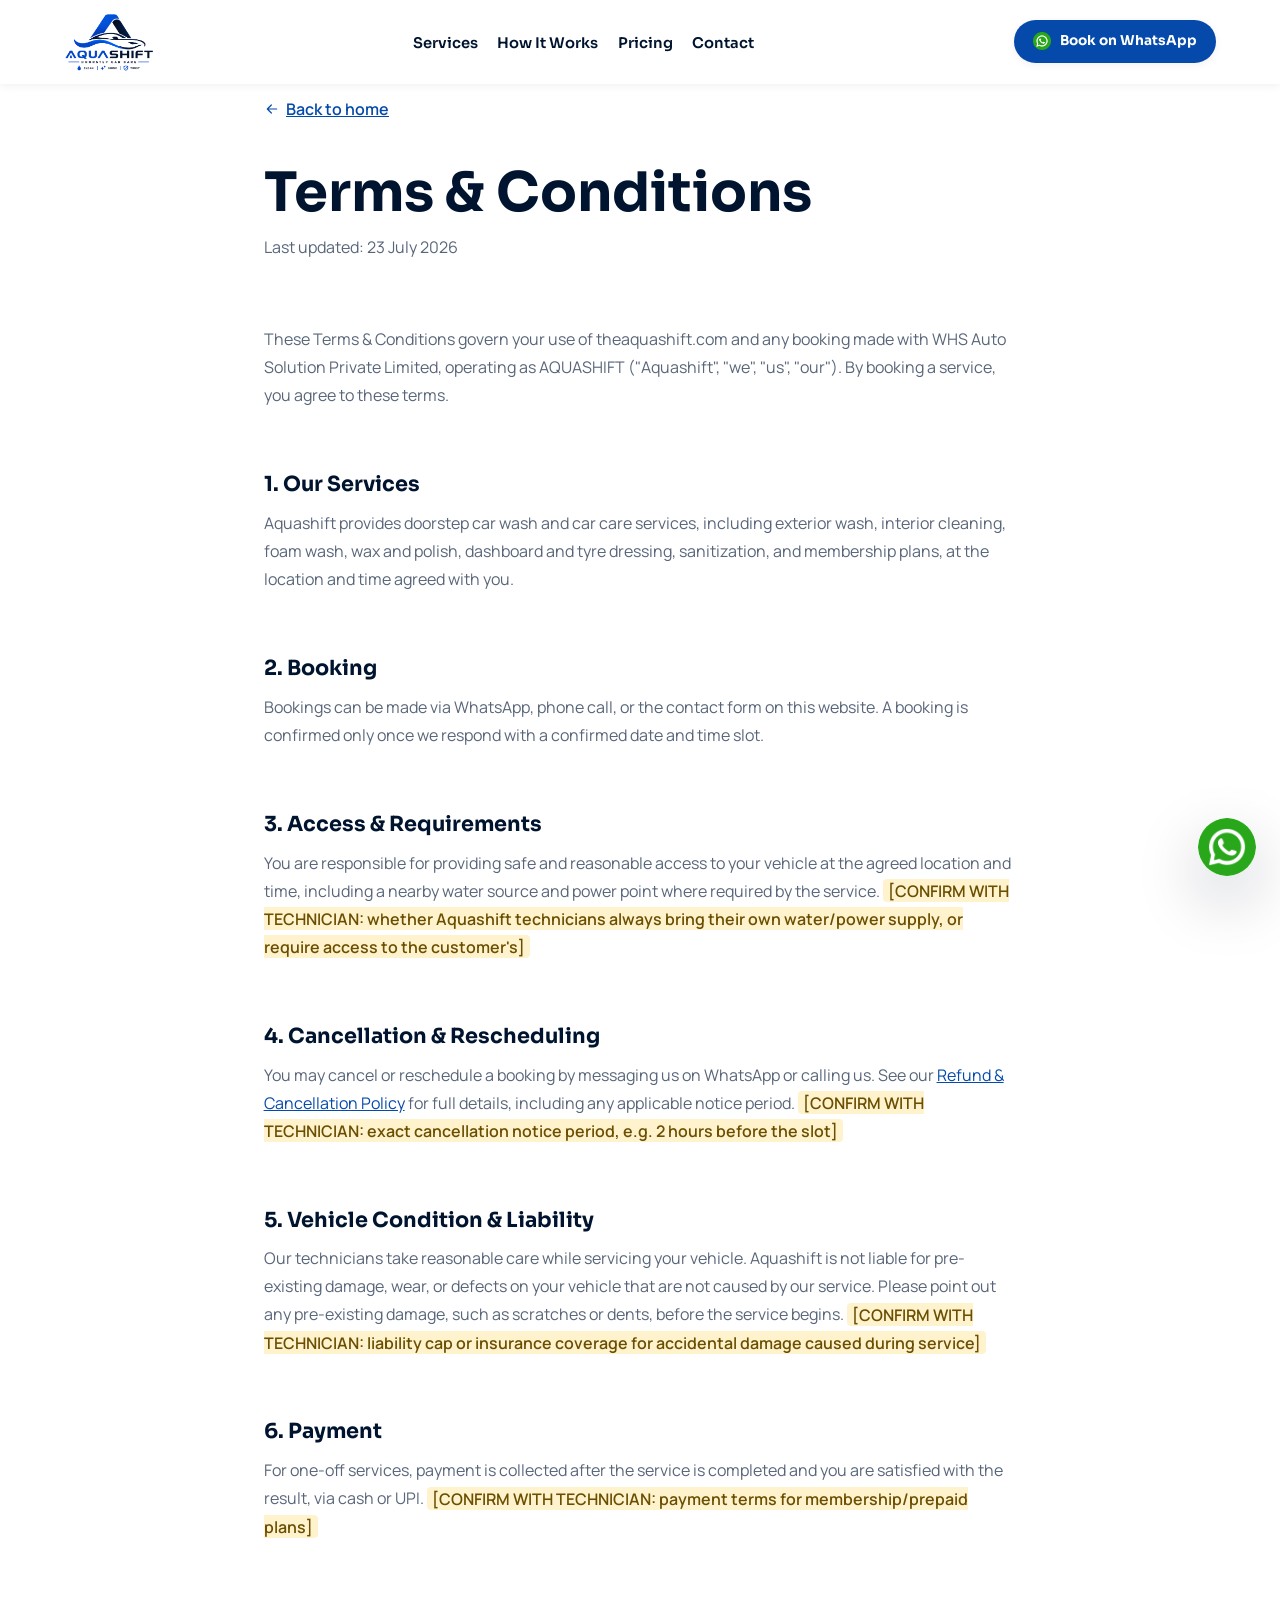
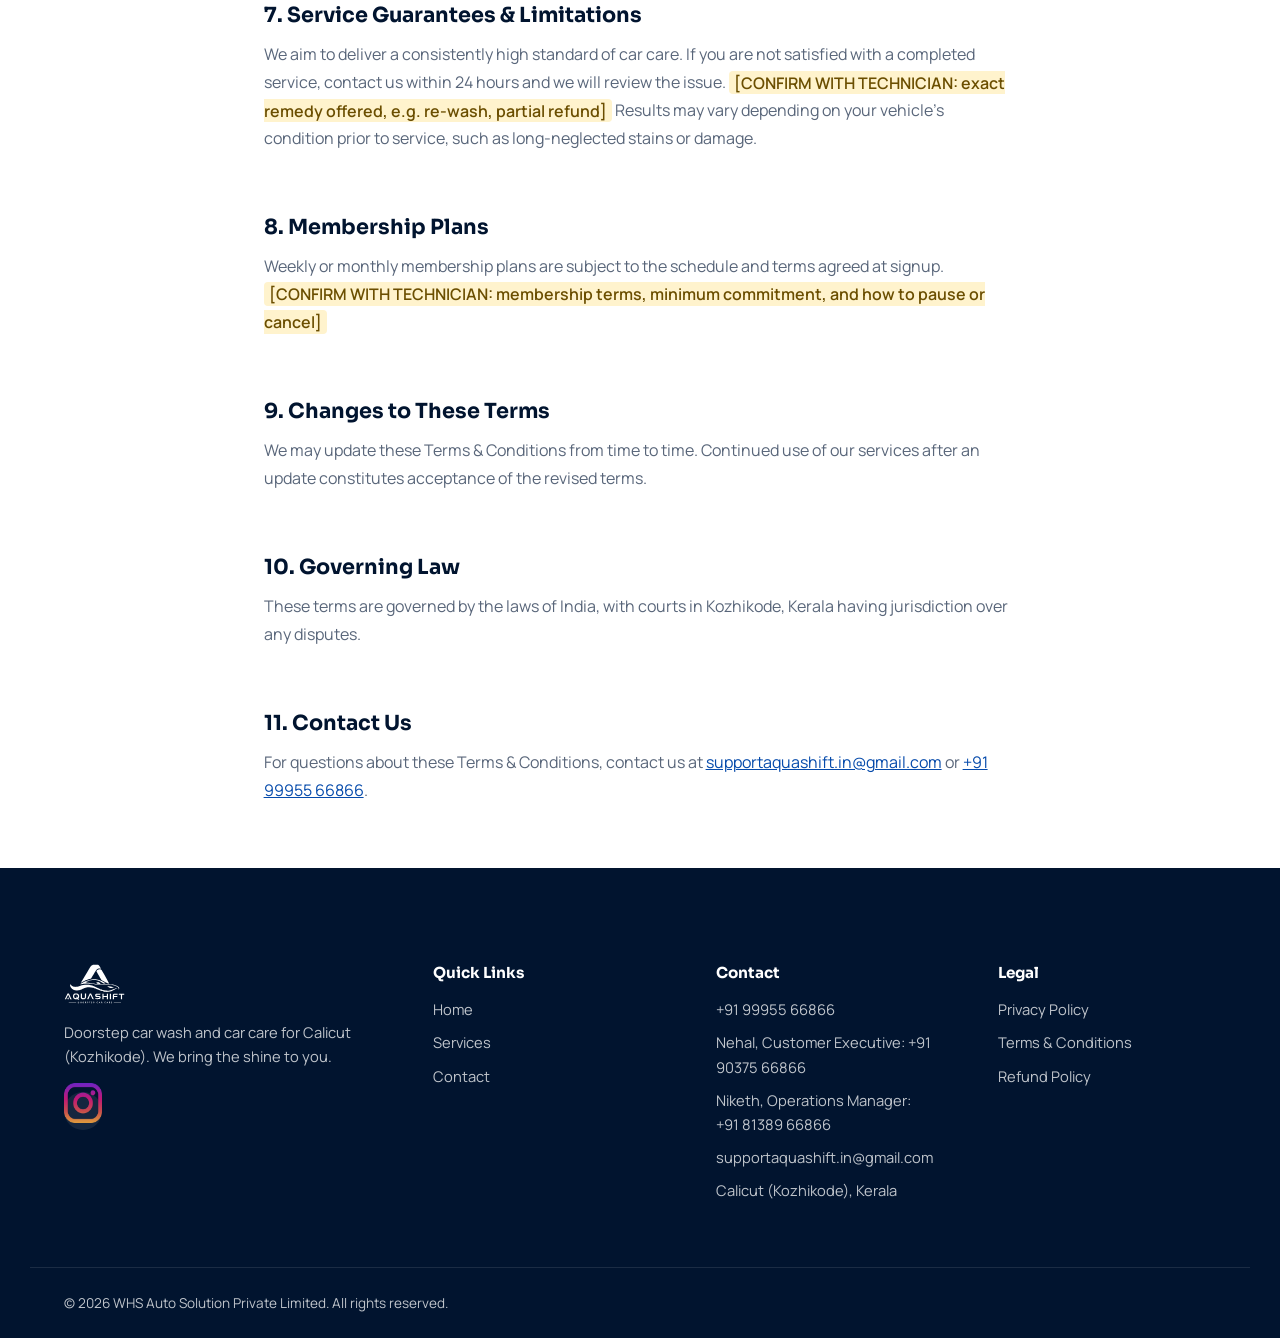
<file: terms-and-conditions.html>
<!doctype html>
<html lang="en">
<head>
  <script>document.documentElement.classList.add('js');</script>
  <meta charset="UTF-8">
  <meta name="viewport" content="width=device-width, initial-scale=1, viewport-fit=cover">
  <title>Terms &amp; Conditions | AQUASHIFT Doorstep Car Care</title>
  <meta name="description" content="Booking terms, cancellation policy, and service guarantees for AQUASHIFT doorstep car wash and car care in Calicut, Kozhikode.">
  <meta name="theme-color" content="#01142F">
  <link rel="canonical" href="https://theaquashift.com/terms-and-conditions.html">
  <meta name="robots" content="index, follow">

  <!-- Open Graph -->
  <meta property="og:type" content="website">
  <meta property="og:site_name" content="AQUASHIFT">
  <meta property="og:title" content="Terms &amp; Conditions | AQUASHIFT Doorstep Car Care">
  <meta property="og:description" content="Terms of service and booking conditions for AQUASHIFT doorstep car wash services in Calicut (Kozhikode).">
  <meta property="og:url" content="https://theaquashift.com/terms-and-conditions.html">
  <meta property="og:image" content="https://theaquashift.com/assets/logo.svg?v=2">

  <!-- Twitter -->
  <meta name="twitter:card" content="summary">
  <meta name="twitter:title" content="Terms &amp; Conditions | AQUASHIFT Doorstep Car Care">
  <meta name="twitter:description" content="Terms &amp; Conditions for AQUASHIFT doorstep car care in Calicut, Kozhikode.">

  <link rel="icon" type="image/svg+xml" href="assets/favicon.svg?v=2">
  <link rel="icon" type="image/x-icon" href="assets/favicon.ico?v=2">

  <link rel="dns-prefetch" href="https://fonts.googleapis.com">
  <link rel="dns-prefetch" href="https://fonts.gstatic.com">
  <link rel="preconnect" href="https://fonts.googleapis.com">
  <link rel="preconnect" href="https://fonts.gstatic.com" crossorigin>
  <link href="https://fonts.googleapis.com/css2?family=Sora:wght@600;700&family=Manrope:wght@400;600&display=swap" rel="stylesheet">

  <link rel="stylesheet" href="css/styles.css?v=17">
</head>
<body>
  <a class="skip-link" href="#main">Skip to content</a>

  <header class="header header--solid" id="header">
    <div class="container header__row">
      <a href="index.html" class="header__logo" aria-label="AQUASHIFT home">
        <picture>
          <source srcset="assets/aqua-nobgm-cropped.webp" type="image/webp">
          <img src="assets/aqua-nobgm-cropped.png" alt="AQUASHIFT — Doorstep Car Care" width="83" height="54" decoding="async">
        </picture>
      </a>
      <nav class="nav" aria-label="Primary">
        <ul class="nav__list">
          <li><a href="services.html">Services</a></li>
          <li><a href="index.html#how-it-works">How It Works</a></li>
          <li><a href="index.html#pricing">Pricing</a></li>
          <li><a href="index.html#contact">Contact</a></li>
        </ul>
      </nav>
      <div class="header__actions">
        <a class="btn btn--primary btn--sm" href="https://wa.me/919995566866?text=Hi%20Aquashift%2C%20I%27d%20like%20to%20book%20a%20doorstep%20car%20wash" target="_blank" rel="noopener">
          <img class="icon" src="assets/whatsapp-icon.png" width="18" height="18" alt="">
          Book on WhatsApp
        </a>
        <button class="nav__toggle" id="navToggle" aria-expanded="false" aria-controls="navDrawer" aria-label="Open menu">
          <svg class="icon" width="26" height="26"><use href="#icon-menu"></use></svg>
        </button>
      </div>
    </div>
    <div class="nav-drawer" id="navDrawer" aria-hidden="true">
      <div class="nav-drawer__head">
        <img src="assets/logo-white.svg?v=2" alt="AQUASHIFT" width="66" height="43">
        <button class="nav-drawer__close" id="navClose" aria-label="Close menu">
          <svg class="icon" width="24" height="24"><use href="#icon-close"></use></svg>
        </button>
      </div>
      <ul class="nav-drawer__list">
        <li><a href="index.html">Home</a></li>
        <li><a href="services.html">Services</a></li>
        <li><a href="index.html#contact">Contact</a></li>
      </ul>
      <div class="nav-drawer__cta">
        <a class="btn btn--primary btn--block" href="https://wa.me/919995566866?text=Hi%20Aquashift%2C%20I%27d%20like%20to%20book%20a%20doorstep%20car%20wash" target="_blank" rel="noopener">Book on WhatsApp</a>
        <a class="btn btn--ghost btn--block" href="tel:+919995566866">Call Now</a>
      </div>
    </div>
    <div class="nav-drawer__backdrop" id="navBackdrop"></div>
  </header>

  <main id="main">
    <section class="legal">
      <div class="container">
        <a class="legal__back" href="index.html">
          <svg class="icon" width="16" height="16" style="transform:rotate(180deg)"><use href="#icon-arrow"></use></svg>
          Back to home
        </a>
        <h1>Terms &amp; Conditions</h1>
        <p class="legal__updated">Last updated: 23 July 2026</p>

        <p>These Terms &amp; Conditions govern your use of theaquashift.com and any booking made with WHS Auto Solution Private Limited, operating as AQUASHIFT ("Aquashift", "we", "us", "our"). By booking a service, you agree to these terms.</p>

        <h2>1. Our Services</h2>
        <p>Aquashift provides doorstep car wash and car care services, including exterior wash, interior cleaning, foam wash, wax and polish, dashboard and tyre dressing, sanitization, and membership plans, at the location and time agreed with you.</p>

        <h2>2. Booking</h2>
        <p>Bookings can be made via WhatsApp, phone call, or the contact form on this website. A booking is confirmed only once we respond with a confirmed date and time slot.</p>

        <h2>3. Access &amp; Requirements</h2>
        <p>You are responsible for providing safe and reasonable access to your vehicle at the agreed location and time, including a nearby water source and power point where required by the service. <mark>[CONFIRM WITH TECHNICIAN: whether Aquashift technicians always bring their own water/power supply, or require access to the customer's]</mark></p>

        <h2>4. Cancellation &amp; Rescheduling</h2>
        <p>You may cancel or reschedule a booking by messaging us on WhatsApp or calling us. See our <a href="refund-policy.html">Refund &amp; Cancellation Policy</a> for full details, including any applicable notice period. <mark>[CONFIRM WITH TECHNICIAN: exact cancellation notice period, e.g. 2 hours before the slot]</mark></p>

        <h2>5. Vehicle Condition &amp; Liability</h2>
        <p>Our technicians take reasonable care while servicing your vehicle. Aquashift is not liable for pre-existing damage, wear, or defects on your vehicle that are not caused by our service. Please point out any pre-existing damage, such as scratches or dents, before the service begins. <mark>[CONFIRM WITH TECHNICIAN: liability cap or insurance coverage for accidental damage caused during service]</mark></p>

        <h2>6. Payment</h2>
        <p>For one-off services, payment is collected after the service is completed and you are satisfied with the result, via cash or UPI. <mark>[CONFIRM WITH TECHNICIAN: payment terms for membership/prepaid plans]</mark></p>

        <h2>7. Service Guarantees &amp; Limitations</h2>
        <p>We aim to deliver a consistently high standard of car care. If you are not satisfied with a completed service, contact us within 24 hours and we will review the issue. <mark>[CONFIRM WITH TECHNICIAN: exact remedy offered, e.g. re-wash, partial refund]</mark> Results may vary depending on your vehicle's condition prior to service, such as long-neglected stains or damage.</p>

        <h2>8. Membership Plans</h2>
        <p>Weekly or monthly membership plans are subject to the schedule and terms agreed at signup. <mark>[CONFIRM WITH TECHNICIAN: membership terms, minimum commitment, and how to pause or cancel]</mark></p>

        <h2>9. Changes to These Terms</h2>
        <p>We may update these Terms &amp; Conditions from time to time. Continued use of our services after an update constitutes acceptance of the revised terms.</p>

        <h2>10. Governing Law</h2>
        <p>These terms are governed by the laws of India, with courts in Kozhikode, Kerala having jurisdiction over any disputes.</p>

        <h2>11. Contact Us</h2>
        <p>For questions about these Terms &amp; Conditions, contact us at <a href="mailto:supportaquashift.in@gmail.com">supportaquashift.in@gmail.com</a> or <a href="tel:+919995566866">+91 99955 66866</a>.</p>
      </div>
    </section>
  </main>

  <footer class="footer">
    <div class="container footer__grid">
      <div class="footer__brand">
        <img src="assets/logo-white.svg?v=2" alt="AQUASHIFT — Doorstep Car Care" width="83" height="54">
        <p>Doorstep car wash and car care for Calicut (Kozhikode). We bring the shine to you.</p>
        <a class="footer__social" href="https://instagram.com/aquashift_care" target="_blank" rel="noopener" aria-label="Aquashift on Instagram">
          <img class="icon" src="assets/instagram-icon.png" width="20" height="20" alt="">
        </a>
      </div>
      <div class="footer__col">
        <h3>Quick Links</h3>
        <ul>
          <li><a href="index.html">Home</a></li>
          <li><a href="services.html">Services</a></li>
          <li><a href="index.html#contact">Contact</a></li>
        </ul>
      </div>
      <div class="footer__col">
        <h3>Contact</h3>
        <ul>
          <li><a href="tel:+919995566866">+91 99955 66866</a></li>
          <li><a href="tel:+919037566866">Nehal, Customer Executive: +91 90375 66866</a></li>
          <li><a href="tel:+918138966866">Niketh, Operations Manager: +91 81389 66866</a></li>
          <li><a href="mailto:supportaquashift.in@gmail.com">supportaquashift.in@gmail.com</a></li>
          <li>Calicut (Kozhikode), Kerala</li>
        </ul>
      </div>
      <div class="footer__col">
        <h3>Legal</h3>
        <ul>
          <li><a href="privacy-policy.html">Privacy Policy</a></li>
          <li><a href="terms-and-conditions.html">Terms &amp; Conditions</a></li>
          <li><a href="refund-policy.html">Refund Policy</a></li>
        </ul>
      </div>
    </div>
    <div class="container footer__bottom">
      <p>&copy; <span id="year"></span> WHS Auto Solution Private Limited. All rights reserved.</p>
    </div>
  </footer>

  <a class="whatsapp-float" href="https://wa.me/919995566866?text=Hi%20Aquashift%2C%20I%27d%20like%20to%20book%20a%20doorstep%20car%20wash" target="_blank" rel="noopener" aria-label="Book on WhatsApp">
    <img src="assets/whatsapp-icon.png" width="58" height="58" alt="">
  </a>

  <div id="iconSpriteRoot" hidden></div>

  <script src="js/main.js?v=5" defer></script>
</body>
</html>
</file>
<file: css/styles.css>
/* ==========================================================================
   AQUASHIFT — Design Tokens
   Source: CLAUDE.md §3 (colors), §4 (type)
   ========================================================================== */

:root {
  /* ---- Brand colors ---- */
  --aq-blue: #054aab;       /* Primary / Brand Blue */
  --aq-blue-rgb: 5, 74, 171;
  --aq-navy: #01142f;       /* Deep Navy */
  --aq-navy-rgb: 1, 20, 47;
  --aq-ink: #01040b;        /* Rich Black — body text */
  --aq-ocean: #014498;      /* Secondary Blue */
  --aq-sky: #5c89c8;        /* Mid Accent */
  --aq-pale: #e8f0fb;       /* Light Tint */
  --aq-slate: #59667a;      /* Neutral Grey */
  --aq-white: #ffffff;

  --aq-gradient: linear-gradient(135deg, #054aab 0%, #01142f 100%);
  --aq-gradient-soft: linear-gradient(160deg, #0a5cc9 0%, #054aab 45%, #01142f 100%);

  /* ---- Surfaces ---- */
  --surface-0: var(--aq-white);
  --surface-1: var(--aq-pale);
  --surface-dark: var(--aq-navy);

  /* ---- Typography ---- */
  --font-display: "Sora", "Outfit", system-ui, sans-serif;
  --font-body: "Manrope", system-ui, sans-serif;

  --fs-h1: clamp(2.25rem, 1.5rem + 3vw, 3.4rem);      /* 36px -> 54.4px */
  --fs-h2: clamp(1.9rem, 1.4rem + 2.2vw, 2.6rem);      /* ~30px -> 42px */
  --fs-h3: clamp(1.35rem, 1.15rem + 0.9vw, 1.7rem);
  --fs-lead: clamp(1.05rem, 0.95rem + 0.5vw, 1.25rem);
  --fs-body: 1rem;
  --fs-small: 0.875rem;
  --fs-eyebrow: 0.8rem;

  --lh-body: 1.65;
  --lh-tight: 1.15;
  --ls-eyebrow: 0.14em;

  /* ---- Spacing scale ---- */
  --space-3xs: 0.25rem;
  --space-2xs: 0.5rem;
  --space-xs: 0.75rem;
  --space-sm: 1rem;
  --space-md: 1.5rem;
  --space-lg: 2.5rem;
  --space-xl: 4rem;
  --space-2xl: 6rem;
  --space-3xl: 8rem;

  --section-pad: clamp(3.5rem, 3rem + 2.5vw, 6.5rem);
  --container-w: 1220px;
  --container-pad: clamp(1.25rem, 0.9rem + 1.5vw, 2.5rem);

  /* ---- Radius & shadow ---- */
  --radius-sm: 12px;
  --radius-md: 16px;
  --radius-lg: 20px;
  --radius-pill: 999px;

  --shadow-sm: 0 2px 8px rgba(1, 20, 47, 0.06);
  --shadow-md: 0 12px 32px rgba(1, 20, 47, 0.12);
  --shadow-lg: 0 24px 64px rgba(1, 20, 47, 0.22);
  --shadow-glow: 0 0 0 1px rgba(255, 255, 255, 0.08), 0 20px 50px rgba(1, 8, 24, 0.45);

  /* ---- Motion ---- */
  --ease-out: cubic-bezier(0.16, 1, 0.3, 1);
  --ease-in-out: cubic-bezier(0.65, 0, 0.35, 1);
  --dur-fast: 0.2s;
  --dur-med: 0.45s;
  --dur-slow: 0.9s;

  --header-h: 84px;
}

@media (max-width: 640px) {
  :root {
    --header-h: 68px;
  }
}


/* ==========================================================================
   AQUASHIFT — Core Styles
   ========================================================================== */

*, *::before, *::after { box-sizing: border-box; }
html { scroll-behavior: smooth; }
@media (prefers-reduced-motion: reduce) {
  html { scroll-behavior: auto; }
}

/* overflow-x on html only, never body — overflow-x on body turns it into its
   own scroll container in some engines, which breaks position:sticky for
   any descendant (confirmed: broke the sticky header). */
html { max-width: 100%; overflow-x: hidden; }

body {
  margin: 0;
  font-family: var(--font-body);
  font-size: var(--fs-body);
  line-height: var(--lh-body);
  color: var(--aq-ink);
  background: var(--aq-white);
  -webkit-font-smoothing: antialiased;
}

img { max-width: 100%; display: block; }
a { color: inherit; text-decoration: none; }
ul, ol { list-style: none; margin: 0; padding: 0; }
h1, h2, h3, h4 { font-family: var(--font-display); line-height: var(--lh-tight); margin: 0; color: var(--aq-navy); }
p { margin: 0; }
button { font-family: inherit; cursor: pointer; }
input, select, textarea { font-family: inherit; font-size: inherit; }

.icon { flex-shrink: 0; }

.container {
  width: 100%;
  max-width: var(--container-w);
  margin-inline: auto;
  padding-inline: var(--container-pad);
}

.skip-link {
  position: fixed;
  top: -60px;
  left: var(--space-sm);
  z-index: 200;
  background: var(--aq-navy);
  color: #fff;
  padding: 0.7rem 1.2rem;
  border-radius: var(--radius-sm);
  transition: top var(--dur-fast) var(--ease-out);
}
.skip-link:focus { top: var(--space-sm); }

/* ---- Buttons ---- */
.btn {
  display: inline-flex;
  align-items: center;
  justify-content: center;
  gap: 0.55rem;
  font-family: var(--font-display);
  font-weight: 700;
  font-size: 0.95rem;
  white-space: nowrap;
  padding: 0.85rem 1.5rem;
  border-radius: var(--radius-pill);
  border: 1.5px solid transparent;
  position: relative;
  overflow: hidden;
  isolation: isolate;
  transition: transform var(--dur-fast) var(--ease-out), box-shadow var(--dur-fast) var(--ease-out);
}
.btn::before {
  content: "";
  position: absolute;
  inset: 0;
  z-index: -1;
  background: linear-gradient(115deg, transparent 30%, rgba(255,255,255,0.35) 45%, transparent 60%);
  transform: translateX(-120%);
  transition: transform var(--dur-med) var(--ease-out);
}
.btn:hover::before { transform: translateX(120%); }
.btn:active { transform: scale(0.97); }

.btn--primary { background: var(--aq-blue); color: #fff; box-shadow: var(--shadow-sm); }
.btn--primary:hover { box-shadow: var(--shadow-md); }

.btn--light { background: #fff; color: var(--aq-navy); }
.btn--light:hover { box-shadow: var(--shadow-md); }

.btn--outline { background: transparent; color: var(--aq-blue); border-color: var(--aq-blue); }
.btn--outline:hover { background: var(--aq-pale); }

.btn--outline-light { background: transparent; color: #fff; border-color: rgba(255,255,255,0.55); }
.btn--outline-light:hover { background: rgba(255,255,255,0.12); }

.btn--ghost { background: var(--aq-pale); color: var(--aq-navy); }

.btn--sm { padding: 0.6rem 1.15rem; font-size: 0.85rem; }
.btn--lg { padding: 1rem 1.9rem; font-size: 1rem; }
.btn--block { width: 100%; }

/* ---- Liquid glass (used over the cinematic hero video / dark nav) ----
   Uses ::after (not ::before, already claimed by .btn's shine sweep) so it
   can be combined with .btn on the same element: class="btn liquid-glass". */
.liquid-glass {
  position: relative;
  overflow: hidden;
  color: #fff;
  background: rgba(255, 255, 255, 0.07);
  background-blend-mode: luminosity;
  -webkit-backdrop-filter: blur(16px);
  backdrop-filter: blur(16px); /* fallback if the SVG distortion filter below isn't supported */
  backdrop-filter: blur(16px) url(#liquid-glass-filter); /* same-document ref: filter lives in assets/icons.svg, injected inline by main.js alongside the icon sprite */
  border: none;
  box-shadow:
    inset 0 1px 1px rgba(255, 255, 255, 0.16),
    inset 0 0 0 1px rgba(255, 255, 255, 0.06);
  transition: background var(--dur-fast) var(--ease-out), transform var(--dur-fast) var(--ease-out);
}
.liquid-glass::after {
  content: "";
  position: absolute;
  inset: 0;
  border-radius: inherit;
  padding: 1.4px;
  background: linear-gradient(
    180deg,
    rgba(255, 255, 255, 0.45) 0%,
    rgba(255, 255, 255, 0.15) 20%,
    rgba(255, 255, 255, 0) 40%,
    rgba(255, 255, 255, 0) 60%,
    rgba(255, 255, 255, 0.15) 80%,
    rgba(255, 255, 255, 0.45) 100%
  );
  -webkit-mask: linear-gradient(#fff 0 0) content-box, linear-gradient(#fff 0 0);
  -webkit-mask-composite: xor;
  mask-composite: exclude;
  pointer-events: none;
}
.liquid-glass:hover { background: rgba(255, 255, 255, 0.14); }
a.liquid-glass:hover, button.liquid-glass:hover { color: #fff; }

/* ---- Eyebrow / section head ---- */
.eyebrow {
  font-family: var(--font-body);
  font-size: var(--fs-eyebrow);
  font-weight: 700;
  letter-spacing: var(--ls-eyebrow);
  text-transform: uppercase;
  color: var(--aq-blue);
  margin: 0 0 0.6rem;
}
.eyebrow--light { color: var(--aq-sky); }

.section { padding-block: var(--section-pad); }
.section--tint { background: var(--aq-pale); }
.section--dark { background: var(--aq-navy); }

.section__head { max-width: 640px; margin-bottom: var(--space-xl); }
.section__title { font-size: var(--fs-h2); font-weight: 700; }
.section__title--light { color: #fff; }
.section__sub { color: var(--aq-slate); margin-top: var(--space-sm); font-size: var(--fs-lead); }
.section__sub--light { color: rgba(255,255,255,0.72); }

/* ============ HEADER ============
   Sits in normal flow (sticky, whole-document containing block) but its
   negative bottom margin pulls the hero section up underneath it, so the
   transparent header floats directly over the hero video — without ever
   nesting the header inside the hero (which would break "sticky" once the
   hero scrolls past, since sticky is bounded by its containing block). */
.header {
  position: sticky;
  top: 0;
  z-index: 100;
  height: var(--header-h);
  margin-bottom: calc(-1 * var(--header-h));
  display: flex;
  align-items: center;
  background: rgba(255, 255, 255, 0.46);
  -webkit-backdrop-filter: blur(9px) saturate(220%) brightness(1.08);
  backdrop-filter: blur(9px) saturate(220%) brightness(1.08);
  border-bottom: 1px solid rgba(255, 255, 255, 0.65);
  box-shadow:
    inset 0 1px 0 rgba(255, 255, 255, 0.5),
    0 8px 24px rgba(1, 20, 47, 0.1);
  transition: background var(--dur-fast) var(--ease-out), box-shadow var(--dur-fast) var(--ease-out), border-color var(--dur-fast) var(--ease-out);
}
.header.is-scrolled,
.header.header--solid {
  background: rgba(255, 255, 255, 0.8);
  -webkit-backdrop-filter: blur(14px) saturate(200%) brightness(1.05);
  backdrop-filter: blur(14px) saturate(200%) brightness(1.05);
  border-bottom-color: rgba(255, 255, 255, 0.7);
  box-shadow:
    inset 0 1px 0 rgba(255, 255, 255, 0.6),
    var(--shadow-sm);
}

.header__row {
  display: flex;
  align-items: center;
  justify-content: space-between;
  gap: var(--space-md);
  height: 100%;
}
.header__logo img { height: 58px; width: auto; }

.nav__list {
  display: flex;
  gap: clamp(1rem, 1.5vw, 1.8rem);
}
.nav__list a {
  font-family: var(--font-display);
  font-weight: 600;
  font-size: 0.92rem;
  color: var(--aq-navy);
  position: relative;
  padding-block: 0.3rem;
}
.nav__list a::after {
  content: "";
  position: absolute;
  left: 0; right: 0; bottom: -2px;
  height: 2px;
  background: var(--aq-blue);
  transform: scaleX(0);
  transform-origin: left;
  transition: transform var(--dur-fast) var(--ease-out);
}
.nav__list a:hover::after { transform: scaleX(1); }

.header__actions { display: flex; align-items: center; gap: var(--space-sm); }
.nav__toggle {
  display: none;
  background: none;
  border: none;
  color: var(--aq-navy);
  padding: 0.4rem;
}

@media (max-width: 1023px) {
  .nav { display: none; }
  .nav__toggle { display: inline-flex; }
  .header__actions .btn--sm { display: none; }
}
@media (max-width: 640px) {
  .header__logo img { height: 46px; }
}

/* ---- Mobile drawer ---- */
.nav-drawer {
  position: fixed;
  top: 0; right: 0;
  width: min(85vw, 360px);
  height: 100dvh;
  background: var(--aq-navy);
  color: #fff;
  z-index: 210;
  padding: var(--space-lg) var(--space-md);
  transform: translateX(100%);
  transition: transform var(--dur-med) var(--ease-out);
  display: flex;
  flex-direction: column;
}
.nav-drawer.is-open { transform: translateX(0); }
.nav-drawer__head { display: flex; align-items: center; justify-content: space-between; margin-bottom: var(--space-lg); }
.nav-drawer__head img { height: 48px; width: auto; }
.nav-drawer__close { background: none; border: none; color: #fff; }
.nav-drawer__list { display: flex; flex-direction: column; gap: var(--space-md); flex: 1; }
.nav-drawer__list a { font-family: var(--font-display); font-size: 1.3rem; font-weight: 600; }
.nav-drawer__cta { display: flex; flex-direction: column; gap: var(--space-sm); }

.nav-drawer__backdrop {
  position: fixed; inset: 0;
  background: rgba(1,4,11,0.55);
  z-index: 205;
  opacity: 0;
  pointer-events: none;
  transition: opacity var(--dur-med) var(--ease-out);
}
.nav-drawer__backdrop.is-open { opacity: 1; pointer-events: auto; }

/* ============ CINEMATIC VIDEO HERO ============
   Full-bleed autoplay video, a bottom-masked backdrop-blur (no darkening
   gradient — the blur alone lifts text legibility), content bottom-aligned.
   Video/overlay are position:absolute (scoped to this section), not fixed —
   this page scrolls to many sections below, unlike a single-hero page. */
.hero-cinematic {
  position: relative;
  isolation: isolate;
  overflow: hidden;
  min-height: 100dvh;
  display: flex;
  flex-direction: column;
  justify-content: flex-end;
  background: var(--aq-gradient-soft); /* shows while the video loads, or if it fails */
  color: #fff;
}
.hero-cinematic__video {
  position: absolute;
  inset: 0;
  z-index: 0;
  width: 100%;
  height: 100%;
  object-fit: cover;
  pointer-events: none;
}
.hero-cinematic__blur {
  position: absolute;
  inset: 0;
  z-index: 1;
  -webkit-backdrop-filter: blur(26px);
  backdrop-filter: blur(26px);
  -webkit-mask-image: linear-gradient(to top, black 0%, transparent 60%);
  mask-image: linear-gradient(to top, black 0%, transparent 60%);
  pointer-events: none;
}
/* Permanent, subtle top scrim — independent of scroll state — so the
   transparent header stays legible over any frame of the video, not just
   the ones the blur mask happens to reach. */
.hero-cinematic__topscrim {
  position: absolute;
  inset: 0 0 auto 0;
  z-index: 2;
  height: clamp(140px, 12vw + 100px, 220px);
  background: linear-gradient(to bottom, rgba(1, 8, 20, 0.72) 0%, rgba(1, 8, 20, 0.4) 55%, transparent 100%);
  pointer-events: none;
}
.hero-cinematic__content {
  position: relative;
  z-index: 10;
  width: 100%;
  padding-top: clamp(6rem, 5rem + 3vw, 9rem);
  padding-bottom: clamp(3rem, 2.5rem + 2vw, 5.5rem);
}
.hero-cinematic__inner { max-width: 760px; }

.hero-cinematic__meta {
  display: flex;
  flex-wrap: wrap;
  gap: var(--space-sm) var(--space-md);
  margin-bottom: var(--space-md);
}
.hero-cinematic__meta li {
  display: inline-flex;
  align-items: center;
  gap: 0.45rem;
  font-size: 0.85rem;
  font-weight: 600;
  color: rgba(255, 255, 255, 0.85);
  text-shadow: 0 1px 6px rgba(0, 0, 0, 0.5);
}
.hero-cinematic__meta .icon { color: var(--aq-sky); }

.hero-cinematic__title {
  font-size: var(--fs-h1);
  font-weight: 800;
  color: #fff;
  letter-spacing: -0.01em;
  text-shadow: 0 2px 12px rgba(0, 0, 0, 0.4);
}
.hero-cinematic__desc {
  margin-top: var(--space-md);
  font-size: var(--fs-lead);
  color: rgba(255, 255, 255, 0.82);
  max-width: 46ch;
  text-shadow: 0 1px 6px rgba(0, 0, 0, 0.4);
}
.hero-cinematic__ctas {
  display: flex;
  gap: var(--space-sm);
  flex-wrap: wrap;
  margin-top: var(--space-lg);
}

@media (max-width: 480px) {
  .hero-cinematic__ctas { flex-direction: column; align-items: stretch; }
  .hero-cinematic__ctas .btn { width: 100%; }
}

/* ============ TRUST BAR ============ */
.trust-bar { background: var(--aq-navy); padding-block: var(--space-md); }
.trust-bar__row {
  display: flex;
  flex-wrap: wrap;
  gap: var(--space-md) var(--space-xl);
  justify-content: center;
}
.trust-bar__item {
  display: flex;
  align-items: center;
  gap: 0.5rem;
  color: rgba(255,255,255,0.85);
  font-size: 0.88rem;
  font-weight: 600;
}
.trust-bar__item .icon { color: var(--aq-sky); }
.trust-bar__item a { color: #fff; }
.trust-bar__item a:hover { color: var(--aq-sky); }

/* ============ SERVICES ============ */
.services-layout {
  display: grid;
  grid-template-columns: minmax(280px, 0.85fr) 2fr;
  gap: var(--space-2xl);
  align-items: center;
}

.eyebrow--boxed {
  display: inline-block;
  padding: 0.4rem 0.9rem;
  border: 1px solid var(--aq-pale);
  border-radius: var(--radius-sm);
  margin-bottom: var(--space-md);
}

.services-intro .section__title { margin-bottom: var(--space-md); }
.services-intro__desc {
  color: var(--aq-slate);
  font-size: var(--fs-lead);
  line-height: var(--lh-body);
  margin-bottom: var(--space-lg);
}
.services-intro__ctas { display: flex; align-items: center; gap: var(--space-lg); flex-wrap: wrap; }
.services-intro__all {
  display: inline-flex;
  align-items: center;
  gap: 0.4rem;
  font-family: var(--font-display);
  font-weight: 700;
  font-size: 0.92rem;
  color: var(--aq-blue);
}
.services-intro__all:hover { text-decoration: underline; }
.pricing-cta .services-intro__all { margin-top: var(--space-md); }

.services-feature-grid {
  display: grid;
  grid-template-columns: repeat(2, 1fr);
  gap: var(--space-md);
}

.feature-card {
  display: flex;
  flex-direction: column;
  gap: var(--space-md);
  background: var(--aq-pale);
  border-radius: var(--radius-lg);
  padding: var(--space-lg);
  transition: transform var(--dur-fast) var(--ease-out), box-shadow var(--dur-fast) var(--ease-out);
}
.feature-card:hover { transform: translateY(-4px); box-shadow: var(--shadow-md); }
.feature-card h3 { font-size: 1.2rem; font-weight: 700; letter-spacing: -0.01em; }
.feature-card p { color: var(--aq-slate); font-size: 0.9rem; line-height: var(--lh-body); }

.feature-card--active {
  background: var(--aq-blue);
  color: #fff;
  box-shadow: var(--shadow-lg);
}
.feature-card--active p { color: rgba(255, 255, 255, 0.82); }

.feature-card__icon {
  width: 44px; height: 44px;
  border-radius: var(--radius-pill);
  background: var(--aq-blue);
  color: #fff;
  display: flex; align-items: center; justify-content: center;
  flex-shrink: 0;
}
.feature-card--active .feature-card__icon { background: rgba(255, 255, 255, 0.2); }

.services-more {
  list-style: none;
  display: flex;
  flex-wrap: wrap;
  gap: var(--space-sm);
  margin-top: var(--space-xl);
  padding-top: var(--space-lg);
  border-top: 1px solid var(--aq-pale);
}
.services-more li {
  display: flex;
  align-items: center;
  gap: 0.5rem;
  padding: 0.6rem 1.1rem;
  border-radius: var(--radius-pill);
  background: var(--aq-pale);
  color: var(--aq-navy);
  font-size: 0.88rem;
  font-weight: 600;
}
.services-more .icon { color: var(--aq-blue); }

@media (max-width: 1023px) {
  .services-layout { grid-template-columns: 1fr; gap: var(--space-xl); }
}
@media (max-width: 640px) {
  .services-feature-grid { grid-template-columns: 1fr; }
}

/* ============ HOW IT WORKS ============ */
.steps {
  display: grid;
  grid-template-columns: repeat(4, 1fr);
  gap: var(--space-lg);
  counter-reset: step;
}
.steps__item { position: relative; padding-top: var(--space-sm); }
.steps__num {
  display: inline-flex;
  align-items: center;
  justify-content: center;
  width: 48px; height: 48px;
  border-radius: 50%;
  border: 1.5px solid var(--aq-sky);
  cursor: pointer;
  background: #fff;
  color: var(--aq-blue);
  font-family: var(--font-display);
  font-weight: 700;
  font-size: 1.1rem;
  margin-bottom: var(--space-md);
  transition: transform var(--dur-fast) var(--ease-out), background var(--dur-fast) var(--ease-out),
    color var(--dur-fast) var(--ease-out), box-shadow var(--dur-fast) var(--ease-out), border-color var(--dur-fast) var(--ease-out);
}
.steps__num:hover { transform: scale(1.06); }
.steps__num:focus-visible { outline: 2px solid var(--aq-blue); outline-offset: 3px; }
.steps__num[data-state="completed"] { background: var(--aq-navy); border-color: transparent; color: #fff; }
.steps__num[data-state="active"] {
  background: var(--aq-gradient);
  border-color: transparent;
  color: #fff;
  transform: scale(1.14);
  box-shadow: 0 0 0 6px rgba(5, 74, 171, 0.16);
}
.steps__item h3 { font-size: 1.1rem; margin-bottom: 0.4rem; }
.steps__item p { color: var(--aq-slate); font-size: 0.92rem; }
@media (max-width: 900px) {
  .steps { grid-template-columns: repeat(2, 1fr); }
}
@media (max-width: 560px) {
  .steps { grid-template-columns: 1fr; }
}

/* ============ USP ============ */
.usp__head { max-width: 640px; margin-bottom: var(--space-xl); }
.usp__lead { color: var(--aq-slate); margin-top: var(--space-sm); font-size: var(--fs-lead); }
.usp__list { display: flex; flex-direction: column; }
.usp__row {
  display: flex;
  gap: var(--space-md);
  align-items: flex-start;
  padding-block: var(--space-md);
  border-top: 1px solid var(--aq-pale);
}
.usp__row:last-child { border-bottom: 1px solid var(--aq-pale); }
.usp__row .icon { color: var(--aq-blue); margin-top: 0.2rem; }
.usp__row h3 { font-size: 1.05rem; margin-bottom: 0.3rem; }
.usp__row p { color: var(--aq-slate); font-size: 0.95rem; max-width: 60ch; }

/* ============ GALLERY ============ */
.gallery-track {
  display: grid;
  grid-auto-flow: column;
  grid-auto-columns: minmax(240px, 1fr);
  gap: var(--space-md);
  overflow-x: auto;
  scroll-snap-type: x mandatory;
  padding-bottom: var(--space-sm);
}
.gallery-card {
  scroll-snap-align: start;
  margin: 0;
  border-radius: var(--radius-lg);
  overflow: hidden;
  background: rgba(255,255,255,0.04);
  border: 1px solid rgba(255,255,255,0.08);
}
.gallery-card__art {
  aspect-ratio: 4 / 3;
  display: flex; align-items: center; justify-content: center;
  color: rgba(255,255,255,0.9);
  position: relative;
  overflow: hidden;
}
.gallery-card__art svg { width: 34%; height: 34%; stroke: currentColor; }
.gallery-card__photo {
  display: block;
  width: 100%;
  height: auto;
  aspect-ratio: 4 / 3;
  object-fit: cover;
  transition: transform var(--dur-slow) var(--ease-out);
}
.gallery-card:hover .gallery-card__photo { transform: scale(1.04); }
.gallery-card__art--wash { background: linear-gradient(135deg, #054AAB, #01142F); }
.gallery-card__art--interior { background: linear-gradient(135deg, #014498, #01142F); }
.gallery-card__art--wax { background: linear-gradient(135deg, #5c89c8, #054AAB); }
.gallery-card__art--foam { background: linear-gradient(135deg, #0a5cc9, #01142F); }
.gallery-card__art::after {
  content: "";
  position: absolute;
  top: 0; left: -60%;
  width: 40%; height: 100%;
  background: linear-gradient(115deg, transparent, rgba(255,255,255,0.25), transparent);
  transform: skewX(-15deg);
  transition: left var(--dur-slow) var(--ease-out);
}
.gallery-card:hover .gallery-card__art::after { left: 120%; }
.gallery-card figcaption {
  padding: var(--space-sm) var(--space-md);
  color: #fff;
  font-family: var(--font-display);
  font-weight: 600;
  font-size: 0.95rem;
}

/* ============ PRICING ============ */
.pricing-cards {
  display: grid;
  grid-template-columns: repeat(5, 1fr);
  gap: var(--space-md);
}

.pricing-card {
  position: relative;
  display: flex;
  flex-direction: column;
  background: #fff;
  border: 1px solid var(--aq-pale);
  border-radius: var(--radius-lg);
  padding: var(--space-md);
  box-shadow: var(--shadow-sm);
  transition: transform var(--dur-fast) var(--ease-out), box-shadow var(--dur-fast) var(--ease-out);
}
.pricing-card:hover { transform: translateY(-4px); box-shadow: var(--shadow-md); }

.pricing-card--highlight { border-color: var(--aq-blue); box-shadow: var(--shadow-md); }
.pricing-card__badge {
  position: absolute;
  top: -12px;
  left: var(--space-md);
  background: var(--aq-blue);
  color: #fff;
  font-size: 0.68rem;
  font-weight: 700;
  letter-spacing: 0.04em;
  text-transform: uppercase;
  padding: 0.3rem 0.7rem;
  border-radius: var(--radius-pill);
}

.pricing-card__icon {
  width: 40px; height: 40px;
  border-radius: var(--radius-pill);
  background: var(--aq-pale);
  color: var(--aq-blue);
  display: flex; align-items: center; justify-content: center;
  margin-bottom: var(--space-sm);
}

.pricing-card__name { font-size: 1rem; font-weight: 700; color: var(--aq-navy); margin-bottom: 0.25rem; }
.pricing-card__tagline {
  color: var(--aq-slate);
  font-size: 0.8rem;
  font-style: italic;
  margin-bottom: var(--space-sm);
}

/* Simpler single-price cards (used on the All Services page) */
.pricing-card--compact { padding: var(--space-md); }
.pricing-card__desc {
  color: var(--aq-slate);
  font-size: 0.82rem;
  line-height: var(--lh-body);
  margin-bottom: var(--space-sm);
}
.pricing-card__price {
  font-family: var(--font-display);
  font-size: 1.4rem;
  font-weight: 800;
  color: var(--aq-blue);
  margin-bottom: var(--space-sm);
}

.pricing-card__prices { list-style: none; display: flex; flex-direction: column; gap: 0.2rem; margin-bottom: 0.5rem; }
.pricing-card__prices li {
  display: flex;
  justify-content: space-between;
  gap: 0.5rem;
  font-size: 0.8rem;
}
.pricing-card__prices li span:first-child { color: var(--aq-slate); }
.pricing-card__prices li span:last-child { color: var(--aq-blue); font-weight: 800; font-variant-numeric: tabular-nums; }

.pricing-card__time {
  display: flex;
  align-items: center;
  gap: 0.35rem;
  color: var(--aq-slate);
  font-size: 0.76rem;
  margin-bottom: var(--space-sm);
}
.pricing-card__time .icon { color: var(--aq-sky); flex-shrink: 0; }

.pricing-card__divider { display: block; height: 1px; background: var(--aq-pale); margin: 0 0 var(--space-sm); }

.pricing-card__details summary {
  display: flex;
  align-items: center;
  justify-content: space-between;
  gap: 0.4rem;
  cursor: pointer;
  list-style: none;
  font-size: 0.82rem;
  font-weight: 700;
  color: var(--aq-blue);
  padding: 0.3rem 0;
}
.pricing-card__details summary::-webkit-details-marker { display: none; }
.pricing-card__details summary .icon { transition: transform var(--dur-fast) var(--ease-out); flex-shrink: 0; }
.pricing-card__details[open] summary .icon { transform: rotate(180deg); }

.pricing-card__features {
  list-style: none;
  display: flex;
  flex-direction: column;
  gap: 0.5rem;
  padding-top: 0.4rem;
  margin-bottom: var(--space-sm);
}
.pricing-card__features li {
  display: flex;
  align-items: flex-start;
  gap: 0.5rem;
  font-size: 0.8rem;
  color: var(--aq-ink);
}
.pricing-card__features .icon { color: var(--aq-blue); flex-shrink: 0; margin-top: 0.2em; }

.pricing-card__exclusion {
  display: flex;
  align-items: flex-start;
  gap: 0.4rem;
  background: #fbe7e6;
  color: #b3261e;
  font-size: 0.74rem;
  font-weight: 600;
  padding: 0.5rem 0.6rem;
  border-radius: var(--radius-sm);
  margin-bottom: var(--space-sm);
}
.pricing-card__exclusion .icon { flex-shrink: 0; margin-top: 0.1em; }

.pricing-card__cta {
  display: flex;
  align-items: center;
  justify-content: center;
  gap: 0.4rem;
  margin-top: auto;
  background: var(--aq-navy);
  color: #fff;
  font-family: var(--font-display);
  font-weight: 700;
  font-size: 0.82rem;
  text-align: center;
  white-space: nowrap;
  padding: 0.75rem 0.7rem;
  border-radius: var(--radius-sm);
  transition: background var(--dur-fast) var(--ease-out);
}
.pricing-card__cta:hover { background: var(--aq-blue); }
.pricing-card__cta .icon { flex-shrink: 0; }

@media (max-width: 1023px) {
  .pricing-cards--packages { grid-template-columns: repeat(3, 1fr); }
}
@media (max-width: 640px) {
  .pricing-cards--packages { grid-template-columns: 1fr; }
}

.pricing-cards--deep-care { grid-template-columns: repeat(3, 1fr); }
@media (max-width: 1023px) {
  .pricing-cards--deep-care { grid-template-columns: repeat(2, 1fr); }
}
@media (max-width: 640px) {
  .pricing-cards--deep-care { grid-template-columns: 1fr; }
}

.pricing-cards--bike { grid-template-columns: minmax(260px, 380px); justify-content: center; }

.category-section__note {
  text-align: center;
  color: var(--aq-slate);
  font-size: 0.88rem;
  max-width: 640px;
  margin: var(--space-lg) auto 0;
}

.pricing-cta {
  text-align: center;
  max-width: 640px;
  margin: var(--space-xl) auto 0;
}
.pricing-cta p { color: var(--aq-slate); font-size: var(--fs-lead); }

/* ============ MONTHLY PLANS ============ */
.pricing-cards--plans { grid-template-columns: repeat(3, 1fr); }
@media (max-width: 900px) {
  .pricing-cards--plans { grid-template-columns: 1fr; }
}

.plan-card__visits {
  display: flex;
  align-items: center;
  gap: 0.4rem;
  background: var(--aq-pale);
  color: var(--aq-navy);
  font-size: 0.78rem;
  font-weight: 700;
  padding: 0.5rem 0.7rem;
  border-radius: var(--radius-sm);
  margin-bottom: var(--space-sm);
}
.plan-card__visits .icon { color: var(--aq-blue); flex-shrink: 0; }

.plan-prices { list-style: none; display: flex; flex-direction: column; margin-bottom: var(--space-sm); }
.plan-prices li { padding-block: 0.55rem; border-top: 1px solid var(--aq-pale); }
.plan-prices li:first-child { border-top: none; padding-top: 0; }
.plan-prices__row { display: flex; justify-content: space-between; align-items: baseline; gap: 0.5rem; }
.plan-prices__vehicle { color: var(--aq-slate); font-size: 0.82rem; font-weight: 600; }
.plan-prices__amount { color: var(--aq-blue); font-weight: 800; font-size: 1.05rem; font-variant-numeric: tabular-nums; }
.plan-prices__meta { color: var(--aq-slate); font-size: 0.72rem; margin-top: 0.15rem; }
.plan-prices__meta s { opacity: 0.7; }
.plan-prices__save { color: var(--aq-blue); font-weight: 700; }

.plan-schedule { display: flex; gap: 0.4rem; margin-bottom: var(--space-sm); }
.plan-schedule__week {
  flex: 1;
  text-align: center;
  background: var(--aq-pale);
  border-radius: var(--radius-sm);
  padding: 0.45rem 0.2rem;
}
.plan-schedule__week .week-num { display: block; font-size: 0.65rem; color: var(--aq-slate); font-weight: 700; text-transform: uppercase; letter-spacing: 0.03em; }
.plan-schedule__week .week-type { display: block; font-size: 0.72rem; color: var(--aq-navy); font-weight: 700; }

.plan-card__conditions { background: var(--aq-pale); border-radius: var(--radius-sm); padding: 0.6rem 0.7rem; margin-bottom: var(--space-sm); }
.plan-card__conditions summary { cursor: pointer; font-size: 0.78rem; font-weight: 700; color: var(--aq-navy); list-style: none; display: flex; align-items: center; justify-content: space-between; }
.plan-card__conditions summary::-webkit-details-marker { display: none; }
.plan-card__conditions summary .icon { transition: transform var(--dur-fast) var(--ease-out); flex-shrink: 0; }
.plan-card__conditions[open] summary .icon { transform: rotate(180deg); }
.plan-card__conditions ul { list-style: disc; padding-left: 1.1rem; margin-top: 0.5rem; display: flex; flex-direction: column; gap: 0.3rem; }
.plan-card__conditions li { font-size: 0.74rem; color: var(--aq-slate); line-height: 1.5; }
.quote-panel__ctas { display: flex; gap: var(--space-sm); justify-content: center; flex-wrap: wrap; margin-top: var(--space-lg); }

/* ============ ALL SERVICES PAGE ============ */
.services-hero {
  position: relative;
  isolation: isolate;
  overflow: hidden;
  min-height: 100dvh;
  display: flex;
  flex-direction: column;
  justify-content: flex-end;
  background: var(--aq-navy); /* shows while the image loads, or if it fails */
  text-align: center;
  color: #fff;
}
.services-hero__img {
  position: absolute;
  inset: 0;
  z-index: 0;
  width: 100%;
  height: 100%;
  object-fit: cover;
  object-position: center 68%;
}
.services-hero__tint {
  position: absolute;
  inset: 0;
  z-index: 1;
  background: rgba(1, 12, 30, 0.5);
  pointer-events: none;
}
.services-hero__blur {
  position: absolute;
  inset: 0;
  z-index: 2;
  -webkit-backdrop-filter: blur(20px);
  backdrop-filter: blur(20px);
  -webkit-mask-image: linear-gradient(to top, black 0%, transparent 70%);
  mask-image: linear-gradient(to top, black 0%, transparent 70%);
  pointer-events: none;
}
.services-hero__scrim {
  position: absolute;
  inset: auto 0 0 0;
  z-index: 3;
  height: 75%;
  background: linear-gradient(to top, rgba(1, 8, 20, 0.94) 0%, rgba(1, 8, 20, 0.6) 55%, transparent 100%);
  pointer-events: none;
}
.services-hero__inner {
  position: relative;
  z-index: 4;
  max-width: 720px;
  margin-inline: auto;
  padding: var(--space-2xl) var(--container-pad) calc(var(--space-2xl) + 1rem);
}
.services-hero h1 { color: #fff; font-size: var(--fs-h1); }
.services-hero p { color: rgba(255, 255, 255, 0.8); margin-top: var(--space-md); font-size: var(--fs-lead); }
.services-hero__ctas { display: flex; gap: var(--space-sm); justify-content: center; flex-wrap: wrap; margin-top: var(--space-lg); }

@media (max-width: 640px) {
  /* Our real heading + CTAs are taller than the photo's own clear "floor"
     area, so cropping the photo to make room never quite works at this
     width (content simply doesn't fit inside a legible crop). Instead:
     show the portrait photo (see <picture> in the markup) at its own full
     natural size, uncropped, then stack the real content in a plain block
     right below it. Zero risk of text landing on top of busy photo detail. */
  .services-hero {
    min-height: 0;
    display: block;
  }
  .services-hero__img {
    display: block;
    position: static;
    width: 100%;
    height: auto;
    object-fit: initial;
  }
  .services-hero__tint,
  .services-hero__blur,
  .services-hero__scrim {
    display: none;
  }
  .services-hero__inner {
    background: var(--aq-navy);
    padding: var(--space-2xl) var(--container-pad);
  }
}

.category-nav {
  position: sticky;
  top: var(--header-h);
  z-index: 90;
  background: rgba(255, 255, 255, 0.92);
  -webkit-backdrop-filter: blur(10px);
  backdrop-filter: blur(10px);
  border-bottom: 1px solid var(--aq-pale);
}
.category-nav__list {
  display: flex;
  gap: 0.6rem;
  overflow-x: auto;
  padding-block: var(--space-sm);
  scrollbar-width: none;
}
.category-nav__list::-webkit-scrollbar { display: none; }
.category-nav__list a {
  display: inline-flex;
  align-items: center;
  white-space: nowrap;
  padding: 0.55rem 1.1rem;
  border-radius: var(--radius-pill);
  background: var(--aq-pale);
  color: var(--aq-navy);
  font-family: var(--font-display);
  font-weight: 600;
  font-size: 0.85rem;
  transition: background var(--dur-fast) var(--ease-out), color var(--dur-fast) var(--ease-out);
}
.category-nav__list a:hover { background: rgba(var(--aq-blue-rgb), 0.14); }
.category-nav__list a.is-active { background: var(--aq-blue); color: #fff; }

.category-section { scroll-margin-top: calc(var(--header-h) + 64px); }
.category-section__head {
  display: flex;
  align-items: center;
  gap: var(--space-md);
  margin-bottom: var(--space-lg);
}
.category-section__icon {
  width: 52px; height: 52px;
  flex-shrink: 0;
  border-radius: var(--radius-md);
  background: var(--aq-pale);
  color: var(--aq-blue);
  display: flex; align-items: center; justify-content: center;
}
.category-section__head h2 { font-size: var(--fs-h3); }
.category-section__head p { color: var(--aq-slate); margin-top: 0.25rem; font-size: 0.96rem; }

.pricing-cards--category {
  grid-template-columns: repeat(auto-fill, minmax(240px, 1fr));
}
.pricing-card__price--quote { font-size: 1.15rem; }

/* ============ SERVICE AREA ============ */
.area {
  display: grid;
  grid-template-columns: 1fr 1fr;
  gap: var(--space-xl);
  align-items: center;
}
.area__copy p { color: var(--aq-slate); margin-block: var(--space-md); font-size: var(--fs-lead); }
.area__map { border-radius: var(--radius-lg); overflow: hidden; box-shadow: var(--shadow-md); aspect-ratio: 4/3; }
.area__map iframe { width: 100%; height: 100%; border: 0; }
@media (max-width: 900px) {
  .area { grid-template-columns: 1fr; }
}

/* ============ FAQ ============ */
.faq { max-width: 800px; }
.faq__item { border-bottom: 1px solid var(--aq-pale); }
.faq__q {
  width: 100%;
  display: flex;
  align-items: center;
  justify-content: space-between;
  gap: var(--space-md);
  background: none;
  border: none;
  text-align: left;
  padding-block: var(--space-md);
  font-family: var(--font-display);
  font-weight: 600;
  font-size: 1.02rem;
  color: var(--aq-navy);
}
.faq__chev { color: var(--aq-blue); transition: transform var(--dur-fast) var(--ease-out); flex-shrink: 0; }
.faq__q[aria-expanded="true"] .faq__chev { transform: rotate(180deg); }
.faq__a {
  display: grid;
  grid-template-rows: 0fr;
  transition: grid-template-rows var(--dur-med) var(--ease-out);
}
.faq__a > p { overflow: hidden; color: var(--aq-slate); padding-bottom: 0; font-size: 0.96rem; }
.faq__item.is-open .faq__a { grid-template-rows: 1fr; }
.faq__item.is-open .faq__a > p { padding-bottom: var(--space-md); }
.faq__a { overflow: hidden; }
.faq__a > p { min-height: 0; }

/* ============ FINAL CTA BANNER ============ */
.cta-banner {
  background: var(--aq-gradient);
  padding-block: var(--space-2xl);
  text-align: center;
  color: #fff;
}
.cta-banner__inner h2 { color: #fff; font-size: var(--fs-h2); max-width: 20ch; margin-inline: auto; }
.cta-banner__inner p { color: rgba(255,255,255,0.8); margin-top: var(--space-sm); font-size: var(--fs-lead); }
.cta-banner__ctas { display: flex; gap: var(--space-sm); justify-content: center; flex-wrap: wrap; margin-top: var(--space-lg); }

/* ============ CONTACT ============ */
.contact {
  display: grid;
  grid-template-columns: 0.85fr 1.15fr;
  gap: var(--space-xl);
}
.contact__details { margin-top: var(--space-lg); display: flex; flex-direction: column; gap: var(--space-sm); }
.contact__details li { display: flex; align-items: center; gap: 0.7rem; font-weight: 600; }
.contact__details .icon { color: var(--aq-blue); }
.contact__details a:hover { color: var(--aq-blue); }

.contact__form {
  background: var(--aq-pale);
  border-radius: var(--radius-lg);
  padding: clamp(1.5rem, 1.2rem + 1.5vw, 2.5rem);
  display: grid;
  gap: var(--space-md);
}
.form-field { display: flex; flex-direction: column; gap: 0.4rem; }
.form-field label { font-weight: 700; font-size: 0.88rem; color: var(--aq-navy); }
.form-field__optional { font-weight: 500; color: var(--aq-slate); }
.form-field input, .form-field select, .form-field textarea {
  border: 1.5px solid #d3ddec;
  border-radius: var(--radius-sm);
  padding: 0.75rem 0.9rem;
  background: #fff;
  color: var(--aq-ink);
  transition: border-color var(--dur-fast) var(--ease-out);
}
.form-field input:focus, .form-field select:focus, .form-field textarea:focus {
  outline: none;
  border-color: var(--aq-blue);
  box-shadow: 0 0 0 3px rgba(5,74,171,0.15);
}
.form-field__error {
  display: none;
  color: #b3261e;
  font-size: 0.8rem;
  font-weight: 600;
}
.form-field.has-error input,
.form-field.has-error select,
.form-field.has-error textarea { border-color: #b3261e; }
.form-field.has-error .form-field__error { display: block; }

.form-hint {
  color: var(--aq-slate);
  font-size: 0.82rem;
  text-align: center;
  margin-top: 0.6rem;
}

.form-status {
  border-radius: var(--radius-sm);
  padding: 0.85rem 1rem;
  font-weight: 600;
  font-size: 0.9rem;
  display: none;
}
.form-status.is-success { display: block; background: #e3f5e9; color: #1c6b3c; }
.form-status.is-error { display: block; background: #fbe7e6; color: #b3261e; }

@media (max-width: 900px) {
  .contact { grid-template-columns: 1fr; }
}

/* ============ FOOTER ============ */
.footer { background: var(--aq-navy); color: rgba(255,255,255,0.75); padding-top: var(--space-2xl); }
.footer__grid {
  display: grid;
  grid-template-columns: 1.4fr 1fr 1fr 1fr;
  gap: var(--space-xl);
  padding-bottom: var(--space-xl);
}
.footer__brand img { height: 40px; width: auto; margin-bottom: var(--space-sm); }
.footer__brand p { max-width: 32ch; font-size: 0.92rem; }
.footer__social {
  display: inline-flex; align-items: center; justify-content: center;
  width: 38px; height: 38px;
  border-radius: 50%;
  background: rgba(255,255,255,0.08);
  margin-top: var(--space-md);
  transition: background var(--dur-fast) var(--ease-out);
}
.footer__social:hover { background: var(--aq-blue); }
.footer__col h3 { color: #fff; font-size: 0.95rem; margin-bottom: var(--space-sm); }
.footer__col ul { display: flex; flex-direction: column; gap: 0.55rem; font-size: 0.92rem; }
.footer__col a:hover { color: #fff; }

.footer__bottom {
  border-top: 1px solid rgba(255,255,255,0.1);
  padding-block: var(--space-md);
  display: flex;
  flex-wrap: wrap;
  gap: var(--space-sm) var(--space-lg);
  justify-content: space-between;
  align-items: center;
  font-size: 0.85rem;
}
.footer__legal { display: flex; gap: var(--space-md); flex-wrap: wrap; }
.footer__legal a:hover { color: #fff; }

@media (max-width: 900px) {
  .footer__grid { grid-template-columns: 1fr 1fr; }
}
@media (max-width: 560px) {
  .footer__grid { grid-template-columns: 1fr; }
}

/* ============ WHATSAPP FLOAT ============ */
.whatsapp-float {
  position: fixed;
  right: var(--space-md);
  bottom: var(--space-md);
  z-index: 90;
  width: 58px; height: 58px;
  border-radius: 50%;
  display: block;
  box-shadow: var(--shadow-lg);
  opacity: 0;
  transform: scale(0.6);
  pointer-events: none;
  transition: opacity var(--dur-fast) var(--ease-out), transform var(--dur-fast) var(--ease-out);
}
.whatsapp-float img { display: block; width: 100%; height: 100%; border-radius: 50%; }
.whatsapp-float.is-shown {
  opacity: 1;
  transform: scale(1);
  pointer-events: auto;
}
@media (prefers-reduced-motion: reduce) {
  .whatsapp-float { transition: opacity var(--dur-fast) linear; }
}

/* On mobile/tablet the floating button must always be reachable — don't
   gate it behind the hero-scroll JS toggle (CLAUDE.md: "floating sticky
   WhatsApp button, mobile especially"). Desktop keeps the fade-in-after-hero
   behavior so it doesn't compete with the hero's own WhatsApp CTA. */
@media (max-width: 1023px) {
  .whatsapp-float {
    opacity: 1;
    transform: scale(1);
    pointer-events: auto;
  }
}

/* ---- WhatsApp tooltip bubble (sits left of the float button) ---- */
.whatsapp-tip {
  position: fixed;
  right: calc(var(--space-md) + 58px + 10px);
  bottom: calc(var(--space-md) + 16px);
  z-index: 91;
  opacity: 0;
  transform: translateY(8px) scale(0.94);
  pointer-events: none;
  transition: opacity var(--dur-fast) var(--ease-out), transform var(--dur-fast) var(--ease-out);
}
.whatsapp-tip.is-shown { opacity: 1; transform: translateY(0) scale(1); pointer-events: auto; }
.whatsapp-tip__link {
  display: block;
  white-space: nowrap;
  background: #fff;
  color: var(--aq-navy);
  font-family: var(--font-display);
  font-weight: 700;
  font-size: 0.88rem;
  padding: 0.7rem 1.2rem;
  border-radius: var(--radius-pill);
  box-shadow: var(--shadow-lg);
  transition: background var(--dur-fast) var(--ease-out);
}
.whatsapp-tip__link:hover { background: var(--aq-pale); }
.whatsapp-tip__close {
  position: absolute;
  top: -8px;
  right: -8px;
  width: 22px;
  height: 22px;
  border-radius: 50%;
  background: var(--aq-ink);
  color: #fff;
  border: 2px solid #fff;
  padding: 0;
  display: flex;
  align-items: center;
  justify-content: center;
}
@media (prefers-reduced-motion: reduce) {
  .whatsapp-tip { transition: opacity var(--dur-fast) linear; }
}

/* ============ LEGAL PAGES ============ */
.legal {
  padding-block: var(--space-2xl) var(--space-xl);
}
.legal .container { max-width: 820px; }
.legal h1 { font-size: var(--fs-h1); margin-bottom: 0.5rem; }
.legal__updated { color: var(--aq-slate); font-size: 0.9rem; margin-bottom: var(--space-xl); }
.legal h2 { font-size: 1.3rem; margin-top: var(--space-xl); margin-bottom: 0.75rem; }
.legal p, .legal li { color: var(--aq-slate); font-size: 1rem; line-height: 1.75; }
.legal ul { list-style: disc; padding-left: 1.4rem; display: flex; flex-direction: column; gap: 0.4rem; margin-top: 0.5rem; }
.legal a { color: var(--aq-blue); text-decoration: underline; }
.legal mark {
  background: #fff3cd;
  color: #6b4e00;
  padding: 0.05em 0.35em;
  border-radius: 4px;
  font-weight: 600;
}
.legal__back { display: inline-flex; align-items: center; gap: 0.4rem; margin-bottom: var(--space-lg); color: var(--aq-blue); font-weight: 600; }


/* ==========================================================================
   AQUASHIFT — Animations
   ========================================================================== */

/* ---- Scroll reveal ----
   Hidden-until-visible only applies when JS has confirmed it can reveal
   elements (html.js, set by an inline head script). Without JS, content
   stays visible by default so nothing is permanently hidden. */
.js .reveal {
  opacity: 0;
  transform: translateY(28px);
  transition: opacity var(--dur-slow) var(--ease-out), transform var(--dur-slow) var(--ease-out);
}
.reveal.is-visible {
  opacity: 1;
  transform: translateY(0);
}

/* stagger direct children when parent carries .reveal-group */
.reveal-group.is-visible > * {
  animation: none;
}

/* ---- Cinematic hero: blur-fade-up entrance (fires on load, not on scroll) ---- */
@keyframes blurFadeUp {
  from { opacity: 0; filter: blur(20px); transform: translateY(40px); }
  to { opacity: 1; filter: blur(0); transform: translateY(0); }
}
.animate-blur-fade-up {
  opacity: 0;
  animation: blurFadeUp 1s var(--ease-out) forwards;
}

@keyframes pulse-ring {
  0% { box-shadow: 0 0 0 0 rgba(37, 211, 102, 0.55); }
  70% { box-shadow: 0 0 0 14px rgba(37, 211, 102, 0); }
  100% { box-shadow: 0 0 0 0 rgba(37, 211, 102, 0); }
}

.whatsapp-float.is-shown { animation: pulse-ring 2.6s ease-out infinite; }

/* ---- Reduced motion ---- */
@media (prefers-reduced-motion: reduce) {
  html { scroll-behavior: auto; }
  .reveal {
    opacity: 1;
    transform: none;
    transition: none;
  }
  .animate-blur-fade-up {
    opacity: 1;
    animation: none;
    filter: none;
    transform: none;
  }
  .whatsapp-float {
    animation: none !important;
  }
  .btn::before { transition: none; }
}
</file>
